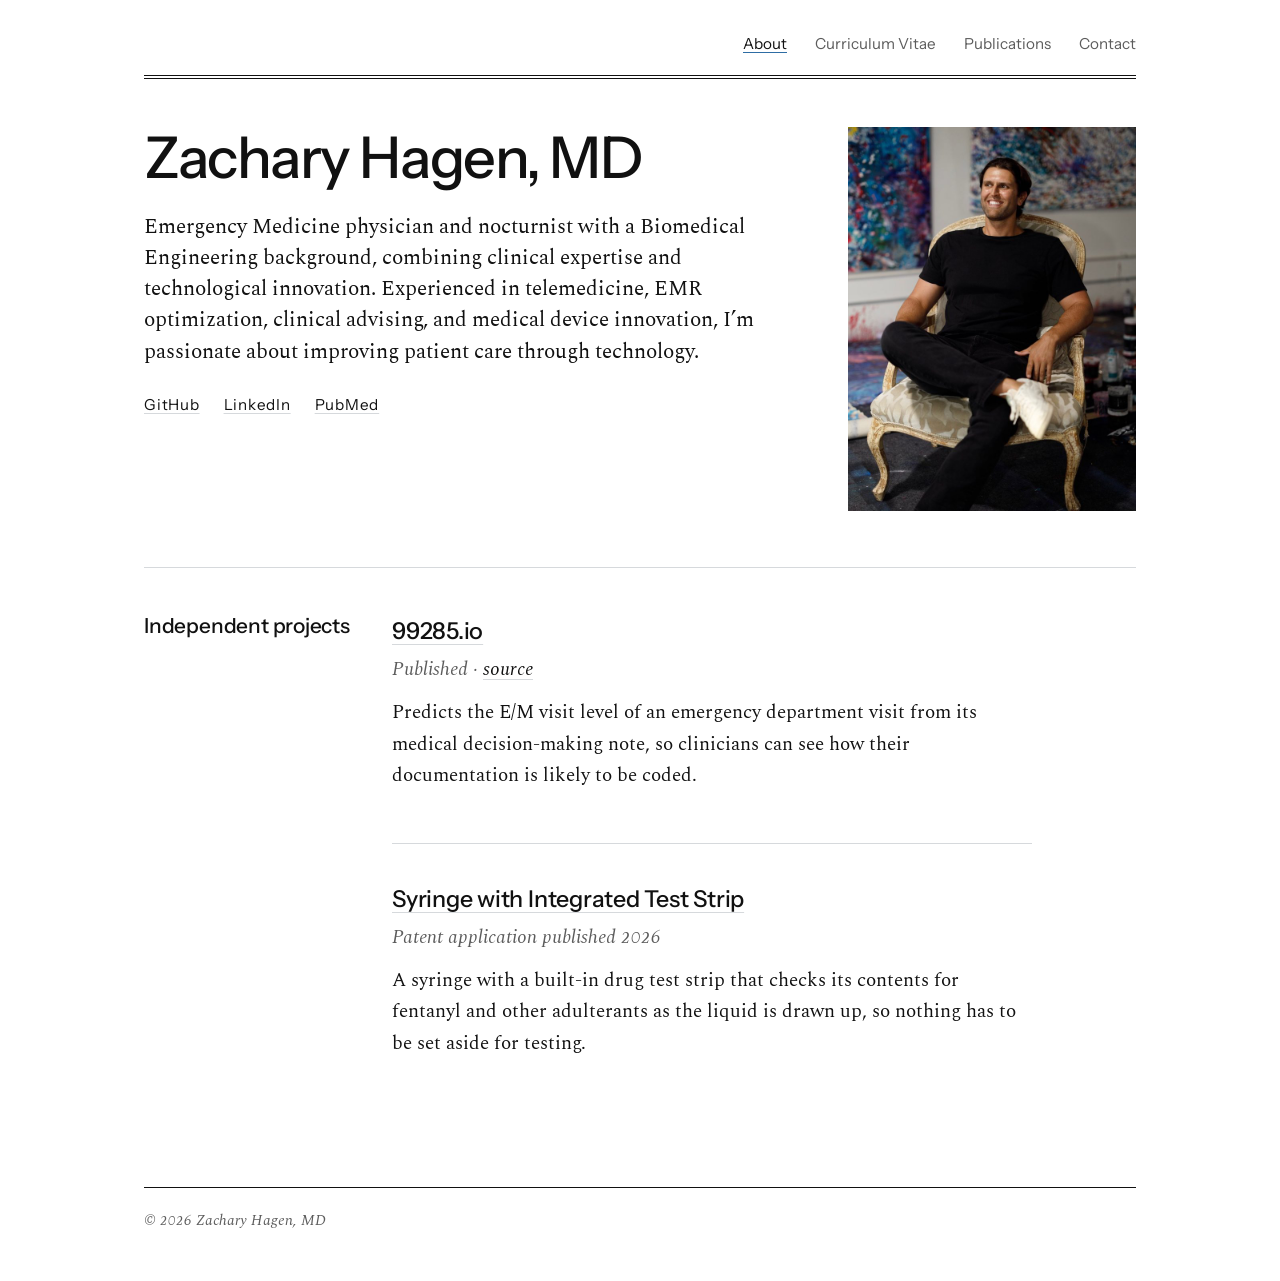
<file: index.html>
<!doctype html>
<html lang="en">
<head>
<meta charset="utf-8">
<meta name="color-scheme" content="light only">
<meta name="viewport" content="width=device-width, initial-scale=1, viewport-fit=cover">
<title>Zachary Hagen, MD</title>
<meta name="description" content="Zachary Hagen, MD. Emergency physician and clinical advisor in healthtech.">
<link rel="preconnect" href="https://fonts.googleapis.com">
<link rel="preconnect" href="https://fonts.gstatic.com" crossorigin>
<link href="https://fonts.googleapis.com/css2?family=Instrument+Sans:wght@400;500;600&family=Spectral:ital,wght@0,400;0,500;0,600;1,400&display=swap" rel="stylesheet">
<style>
:root {
  --paper: #ffffff;
  --plate: #ffffff;
  --ink: #111111;
  --muted: #5c5c5c;
  --hair: #d6d9dc;
  --tint: #e8f2fb;     /* pale blue: map land */
  --sky: #5fa0d8;      /* light blue: hatching */
  --accent: #2e6da4;   /* blue: figure numbers, markers, hover */
  color-scheme: light;
}
* { box-sizing: border-box; }
html { scroll-padding-top: env(safe-area-inset-top, 0px); }
body {
  margin: 0; background: var(--paper); color: var(--ink);
  font: 400 1.1875rem/1.65 Spectral, Georgia, "Times New Roman", serif;
  font-feature-settings: "onum" 1, "kern" 1;
  padding: env(safe-area-inset-top, 0px) 1.25rem env(safe-area-inset-bottom, 0px);
}
.page { max-width: 62rem; margin: 0 auto; }
a { color: var(--ink); text-decoration-color: var(--hair); text-underline-offset: 0.2em; text-decoration-thickness: 1px; }
a:hover { color: var(--accent); text-decoration-color: currentColor; }
a:focus-visible { outline: 1.5px solid var(--accent); outline-offset: 3px; }
h1, h2, h3 { font-family: "Instrument Sans", "Helvetica Neue", Arial, sans-serif; font-weight: 500; margin: 0; letter-spacing: -0.01em; }
p { margin: 0 0 1rem; }
.sc { font-variant: small-caps; letter-spacing: 0.04em; }

/* Masthead */
.site { display: flex; flex-wrap: wrap; justify-content: space-between; align-items: baseline; gap: 0.5rem 2rem;
  padding: 1.75rem 0 1rem; border-bottom: 1px solid var(--ink); }
.site-name { text-decoration: none; font-size: 1.1rem; font-family: "Instrument Sans", "Helvetica Neue", Arial, sans-serif; font-weight: 500; }
.site nav { margin-left: auto; }
.site nav ul { display: flex; gap: 0 1.75rem; margin: 0; padding: 0; list-style: none; }
.site nav a { text-decoration: none; color: var(--muted); font-family: "Instrument Sans", "Helvetica Neue", Arial, sans-serif; font-size: 0.95rem; }
.site nav a:hover, .site nav a[aria-current="page"] { color: var(--ink); }
.site nav a[aria-current="page"] { text-decoration: underline; text-decoration-color: var(--accent); }
.subrule { height: 3px; border-bottom: 1px solid var(--ink); margin-bottom: 3rem; }

/* Plate: a framed figure */
.plate { background: var(--plate); }
.plate-inner { position: relative; }
.plate-no { position: absolute; top: 0.5rem; right: 0.75rem; font-variant: small-caps; letter-spacing: 0.05em; color: var(--muted); font-size: 0.95rem; }
.plate-art { display: block; width: 100%; height: auto; color: var(--ink); }
.plate-art .ring { stroke: var(--plate); }
figcaption { font-size: 0.98rem; line-height: 1.45; color: var(--muted); margin-top: 0.75rem; font-style: italic; }
figcaption b { font-style: normal; font-weight: 500; color: var(--accent); }
figure { margin: 0; }

/* Home */
.hero { display: grid; grid-template-columns: 1fr min(18rem, 32%); gap: 3.5rem; align-items: start; padding-bottom: 3.5rem; }
.hero h1 { margin-bottom: 1.5rem; font-size: clamp(2.4rem, 5.5vw, 3.6rem); line-height: 1.05; letter-spacing: -0.025em; font-weight: 500; }
.hero .title { font-style: italic; color: var(--muted); font-size: 1.3rem; margin: 0.75rem 0 1.75rem; }
.hero .lede { font-size: 1.3rem; line-height: 1.5; }
.links { display: flex; flex-wrap: wrap; gap: 0.25rem 1.5rem; padding: 0; margin: 1.5rem 0 0; list-style: none; font-family: "Instrument Sans", "Helvetica Neue", Arial, sans-serif; font-size: 0.95rem; letter-spacing: 0.05em; }
.portrait { justify-self: end; width: 100%; max-width: 20rem; }
.portrait img { width: 100%; aspect-ratio: 3/4; display: block; object-fit: cover; color: transparent; object-position: center top; }
.portrait figcaption { margin-top: 0.6rem; }

.section { display: grid; grid-template-columns: 13rem 1fr; gap: 2.5rem; padding: 2.75rem 0; border-top: 1px solid var(--hair); }
.section > h2 { font-size: 1.3rem; line-height: 1.3; }
.section > div { max-width: 40rem; }
.interests { list-style: none; margin: 0; padding: 0; }
.interests li { padding-left: 1.6rem; position: relative; margin-bottom: 0.8rem; }
.interests li::before { content: attr(data-n); position: absolute; left: 0; color: var(--accent); font-family: "Instrument Sans", "Helvetica Neue", Arial, sans-serif; font-size: 0.9em; }

.project { padding-bottom: 2.25rem; }
.project + .project { border-top: 1px solid var(--hair); padding-top: 2.25rem; }
.project h3 { font-size: 1.45rem; }
.project .meta { color: var(--muted); font-style: italic; margin: 0.2rem 0 0.75rem; }

/* Resume */
.doc-head { display: flex; flex-wrap: wrap; justify-content: space-between; align-items: end; gap: 1rem; padding-bottom: 2.5rem; }
.doc-head h1 { font-size: clamp(2.4rem, 5vw, 3.25rem); line-height: 1.05; }
.doc-head p { font-style: italic; color: var(--muted); margin: 0.5rem 0 0; }
.button { font-family: "Instrument Sans", "Helvetica Neue", Arial, sans-serif; font-size: 0.95rem; font-weight: 500; border: 1px solid var(--ink); padding: 0.45rem 1rem 0.55rem; text-decoration: none; background: var(--plate); }
.button:hover { background: var(--ink); color: var(--paper); }
.entry { display: grid; grid-template-columns: 1fr auto; gap: 0 1.25rem; margin-bottom: 1.4rem; }
.entry h3 { font-size: 1.1rem; font-weight: 600; }
.entry .role { font-style: italic; color: var(--muted); }
.entry .when { color: var(--muted); white-space: nowrap; font-feature-settings: "lnum" 1; font-size: 1.05rem; }
.entry p { grid-column: 1 / -1; margin: 0.25rem 0 0; }
.plain { margin: 0; padding-left: 1.1rem; }
.plain li { margin-bottom: 0.5rem; }
.map-plate { margin-bottom: 3rem; }
.entry { margin-bottom: 1rem; }
.sub { font-size: 1rem; font-weight: 600; margin: 1.25rem 0 0.5rem; }
.states { columns: 2; column-gap: 2rem; list-style: none; margin: 0; padding: 0; max-width: 24rem; }
.press-head { font-size: 1.6rem; margin: 3rem 0 1.5rem; padding-top: 2.5rem; border-top: 1px solid var(--hair); }
.arrow { text-decoration: none; font-style: normal; margin-left: 0.4rem; }
.arrow:hover { color: var(--accent); }
.note { font-style: italic; color: var(--muted); font-size: 1rem; margin: 0.6rem 0 0; }
.states li { margin-bottom: 0.25rem; break-inside: avoid; }
.patent { display: grid; grid-template-columns: 1fr; gap: 2rem; align-items: start; }
.patent-fig { display: block; width: 100%; height: auto; mix-blend-mode: multiply; }


/* Publications */
.pubs { display: grid; grid-template-columns: repeat(auto-fill, minmax(13.5rem, 1fr)); gap: 2.5rem 2rem; }
.pub .plate { padding: 0.4rem; display: block; text-decoration: none; }
.pub .sheet { position: relative; aspect-ratio: 8.5/11; border: 1px solid var(--hair); background: #fff; overflow: hidden; }
.pub .sheet img { position: absolute; inset: 0; width: 100%; height: 100%; object-fit: cover; object-position: top; }
.pub .ph { position: absolute; inset: 0; padding: 1rem; display: flex; flex-direction: column; justify-content: space-between; background: var(--plate); color: var(--muted); font-size: 0.95rem; line-height: 1.3; }
.pub .ph i { color: var(--ink); font-size: 1.05rem; }
a.plate:hover { outline: 1px solid var(--accent); }
.pub figcaption { font-style: normal; color: var(--ink); font-size: 1.05rem; }
.pub figcaption .venue { display: block; font-style: italic; color: var(--muted); font-size: 0.95rem; margin-top: 0.2rem; }
.pub figcaption .authors { display: block; color: var(--muted); font-size: 0.92rem; margin-top: 0.25rem; }
.pub .pl { display: flex; gap: 1rem; margin-top: 0.4rem; font-family: "Instrument Sans", "Helvetica Neue", Arial, sans-serif; font-size: 0.9rem; }

/* Contact */
.contact-form { display: grid; gap: 1.25rem; max-width: 34rem; }
.contact-form label { display: grid; gap: 0.35rem; font-family: "Instrument Sans", "Helvetica Neue", Arial, sans-serif; font-size: 0.95rem; font-weight: 500; }
.contact-form input, .contact-form textarea {
  font: 400 1.0625rem/1.5 Spectral, Georgia, serif; color: var(--ink); background: #fff;
  border: 1px solid var(--hair); border-radius: 2px; padding: 0.6rem 0.75rem; width: 100%; }
.contact-form textarea { min-height: 10rem; resize: vertical; }
.contact-form input:focus, .contact-form textarea:focus { outline: 2px solid var(--sky); outline-offset: 0; border-color: var(--accent); }
.contact-form .hp { position: absolute; left: -9999px; }
.contact-form button { justify-self: start; cursor: pointer; }
.form-status { font-style: italic; color: var(--muted); min-height: 1.6em; margin: 0; }
.form-status.ok { color: var(--accent); }
@media (max-width: 480px) { .hero { grid-template-columns: 1fr; } .portrait { justify-self: start; max-width: 14rem; } }
.publist { display: grid; }
.pubrow { display: grid; grid-template-columns: 5.5rem 1fr; gap: 1.5rem; align-items: start; padding: 1.5rem 0; border-top: 1px solid var(--hair); }
.publist .pubrow:first-child { border-top: 0; padding-top: 0; }
.mark { position: relative; width: 5.5rem; aspect-ratio: 3/4; background: var(--tint); overflow: hidden; }
.mark span { position: absolute; inset: 0; display: flex; align-items: center; justify-content: center; text-align: center; padding: 0.4rem;
  font: 600 0.8rem/1.2 "Instrument Sans", "Helvetica Neue", Arial, sans-serif; color: var(--accent); }
.mark img { position: absolute; inset: 0; width: 100%; height: 100%; object-fit: contain; background: #fff; }
.mark img.cover { object-fit: contain; }
.pubrow h3 { font-size: 1.15rem; line-height: 1.35; }
.pubrow .venue { font-style: italic; color: var(--muted); margin: 0.3rem 0 0; }
.pubrow .authors { color: var(--muted); font-size: 0.98rem; margin: 0.15rem 0 0; }
.pubrow .pl { display: flex; gap: 1.25rem; margin: 0.5rem 0 0; font-family: "Instrument Sans", "Helvetica Neue", Arial, sans-serif; font-size: 0.9rem; }
@media (max-width: 480px) { .pubrow { grid-template-columns: 4rem 1fr; gap: 1rem; } .mark { width: 4rem; } }
footer { border-top: 1px solid var(--ink); margin-top: 2rem; padding: 1.25rem 0 3rem; color: var(--muted); font-size: 0.95rem; display: flex; justify-content: space-between; flex-wrap: wrap; gap: 0.5rem; font-style: italic; }

@media (max-width: 760px) {
  .section, .project { grid-template-columns: 1fr; gap: 1.75rem; }
  .hero { gap: 1.5rem; }
  .section { gap: 1rem; }
  .project .plate { max-width: 20rem; }
}
</style>
</head>
<body>
<div class="page">
<header class="site">
  <nav aria-label="Site"><ul><li><a href="index.html" aria-current="page">About</a></li><li><a href="cv.html">Curriculum Vitae</a></li><li><a href="publications.html">Publications</a></li><li><a href="contact.html">Contact</a></li></ul></nav>
</header>
<div class="subrule"></div>
<main>
<section class="hero">
  <div>
    <h1>Zachary Hagen, MD</h1>
    <p class="lede">Emergency Medicine physician and nocturnist with a Biomedical Engineering background, combining clinical expertise and technological innovation. Experienced in telemedicine, EMR optimization, clinical advising, and medical device innovation, I’m passionate about improving patient care through technology.</p>
    <ul class="links">
      <!-- TODO: replace hrefs -->
      <li><a href="https://github.com/hagenmd">GitHub</a></li>
      <li><a href="https://www.linkedin.com/in/zachhagen">LinkedIn</a></li>
      <li><a href="https://www.ncbi.nlm.nih.gov/myncbi/zach.hagen.1/bibliography/public/">PubMed</a></li>
    </ul>

  </div>

  <figure class="portrait">
    <img src="[data-uri]" alt="Zachary Hagen seated in an armchair in an art studio">
  </figure>
</section>

<section class="section">
  <h2>Independent projects</h2>
  <div>
    <article class="project">
      <div>
        <h3><a href="https://www.99285.io">99285.io</a></h3>
        <p class="meta">Published · <a href="https://github.com/hagenmd/99285.io">source</a></p>
        <p>Predicts the E/M visit level of an emergency department visit from its medical decision-making note, so clinicians can see how their documentation is likely to be coded.</p>
      </div>
    </article>
    <article class="project">
      <div>
        <h3><a href="https://patents.google.com/patent/US20260047786A1/en">Syringe with Integrated Test Strip</a></h3>
        <p class="meta">Patent application published 2026</p>
        <p>A syringe with a built-in drug test strip that checks its contents for fentanyl and other adulterants as the liquid is drawn up, so nothing has to be set aside for testing.</p>
      </div>
    </article>
  </div>
</section>
</main>
<footer><span>© 2026 Zachary Hagen, MD</span></footer>
</div>
</body>
</html>
</file>
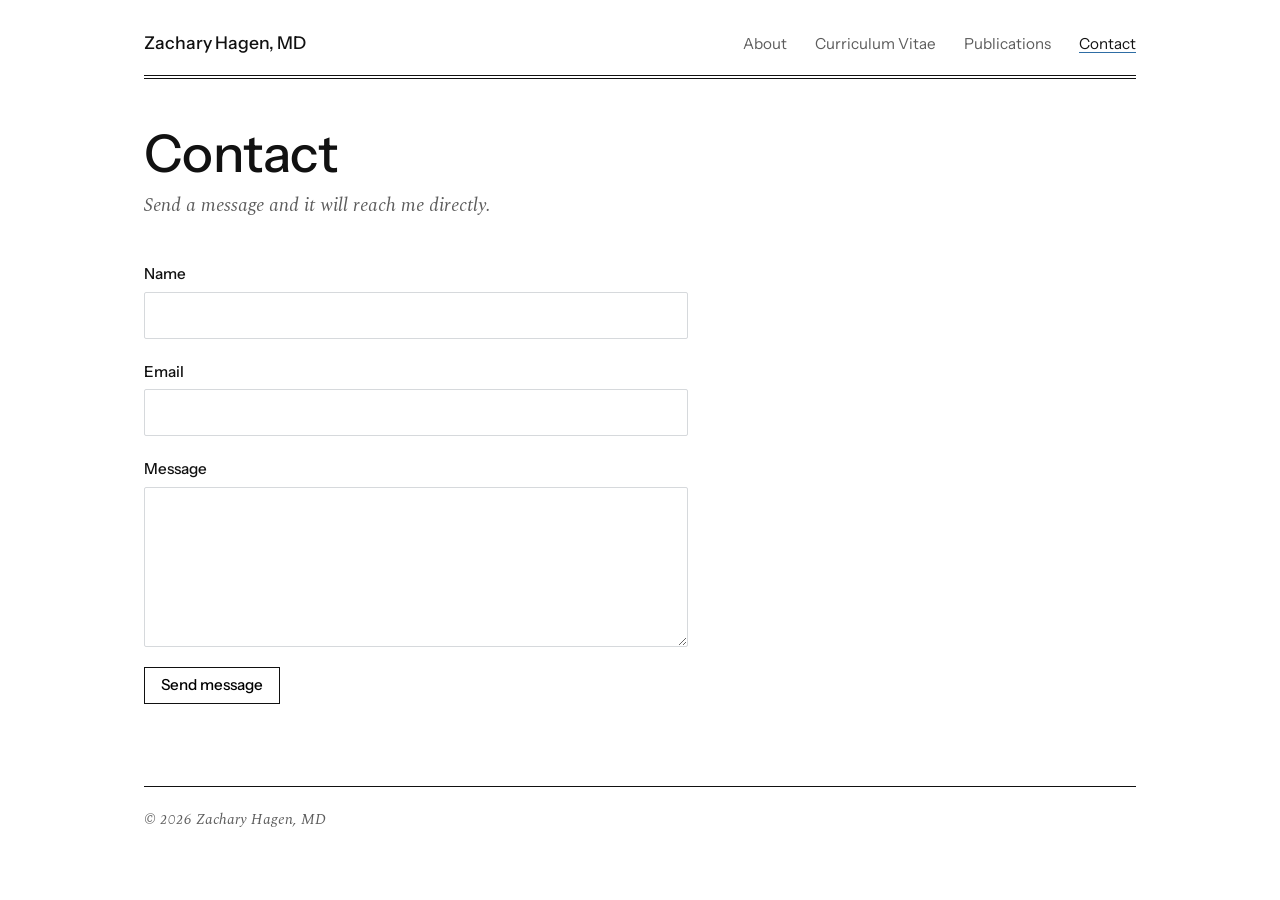
<file: contact.html>
<!doctype html>
<html lang="en">
<head>
<meta charset="utf-8">
<meta name="color-scheme" content="light only">
<meta name="viewport" content="width=device-width, initial-scale=1, viewport-fit=cover">
<title>Contact · Zachary Hagen, MD</title>
<meta name="description" content="Zachary Hagen, MD. Emergency physician and clinical advisor in healthtech.">
<link rel="preconnect" href="https://fonts.googleapis.com">
<link rel="preconnect" href="https://fonts.gstatic.com" crossorigin>
<link href="https://fonts.googleapis.com/css2?family=Instrument+Sans:wght@400;500;600&family=Spectral:ital,wght@0,400;0,500;0,600;1,400&display=swap" rel="stylesheet">
<style>
:root {
  --paper: #ffffff;
  --plate: #ffffff;
  --ink: #111111;
  --muted: #5c5c5c;
  --hair: #d6d9dc;
  --tint: #e8f2fb;     /* pale blue: map land */
  --sky: #5fa0d8;      /* light blue: hatching */
  --accent: #2e6da4;   /* blue: figure numbers, markers, hover */
  color-scheme: light;
}
* { box-sizing: border-box; }
html { scroll-padding-top: env(safe-area-inset-top, 0px); }
body {
  margin: 0; background: var(--paper); color: var(--ink);
  font: 400 1.1875rem/1.65 Spectral, Georgia, "Times New Roman", serif;
  font-feature-settings: "onum" 1, "kern" 1;
  padding: env(safe-area-inset-top, 0px) 1.25rem env(safe-area-inset-bottom, 0px);
}
.page { max-width: 62rem; margin: 0 auto; }
a { color: var(--ink); text-decoration-color: var(--hair); text-underline-offset: 0.2em; text-decoration-thickness: 1px; }
a:hover { color: var(--accent); text-decoration-color: currentColor; }
a:focus-visible { outline: 1.5px solid var(--accent); outline-offset: 3px; }
h1, h2, h3 { font-family: "Instrument Sans", "Helvetica Neue", Arial, sans-serif; font-weight: 500; margin: 0; letter-spacing: -0.01em; }
p { margin: 0 0 1rem; }
.sc { font-variant: small-caps; letter-spacing: 0.04em; }

/* Masthead */
.site { display: flex; flex-wrap: wrap; justify-content: space-between; align-items: baseline; gap: 0.5rem 2rem;
  padding: 1.75rem 0 1rem; border-bottom: 1px solid var(--ink); }
.site-name { text-decoration: none; font-size: 1.1rem; font-family: "Instrument Sans", "Helvetica Neue", Arial, sans-serif; font-weight: 500; }
.site nav { margin-left: auto; }
.site nav ul { display: flex; gap: 0 1.75rem; margin: 0; padding: 0; list-style: none; }
.site nav a { text-decoration: none; color: var(--muted); font-family: "Instrument Sans", "Helvetica Neue", Arial, sans-serif; font-size: 0.95rem; }
.site nav a:hover, .site nav a[aria-current="page"] { color: var(--ink); }
.site nav a[aria-current="page"] { text-decoration: underline; text-decoration-color: var(--accent); }
.subrule { height: 3px; border-bottom: 1px solid var(--ink); margin-bottom: 3rem; }

/* Plate: a framed figure */
.plate { background: var(--plate); }
.plate-inner { position: relative; }
.plate-no { position: absolute; top: 0.5rem; right: 0.75rem; font-variant: small-caps; letter-spacing: 0.05em; color: var(--muted); font-size: 0.95rem; }
.plate-art { display: block; width: 100%; height: auto; color: var(--ink); }
.plate-art .ring { stroke: var(--plate); }
figcaption { font-size: 0.98rem; line-height: 1.45; color: var(--muted); margin-top: 0.75rem; font-style: italic; }
figcaption b { font-style: normal; font-weight: 500; color: var(--accent); }
figure { margin: 0; }

/* Home */
.hero { display: grid; grid-template-columns: 1fr min(18rem, 32%); gap: 3.5rem; align-items: start; padding-bottom: 3.5rem; }
.hero h1 { margin-bottom: 1.5rem; font-size: clamp(2.4rem, 5.5vw, 3.6rem); line-height: 1.05; letter-spacing: -0.025em; font-weight: 500; }
.hero .title { font-style: italic; color: var(--muted); font-size: 1.3rem; margin: 0.75rem 0 1.75rem; }
.hero .lede { font-size: 1.3rem; line-height: 1.5; }
.links { display: flex; flex-wrap: wrap; gap: 0.25rem 1.5rem; padding: 0; margin: 1.5rem 0 0; list-style: none; font-family: "Instrument Sans", "Helvetica Neue", Arial, sans-serif; font-size: 0.95rem; letter-spacing: 0.05em; }
.portrait { justify-self: end; width: 100%; max-width: 20rem; }
.portrait img { width: 100%; aspect-ratio: 3/4; display: block; object-fit: cover; color: transparent; object-position: center top; }
.portrait figcaption { margin-top: 0.6rem; }

.section { display: grid; grid-template-columns: 13rem 1fr; gap: 2.5rem; padding: 2.75rem 0; border-top: 1px solid var(--hair); }
.section > h2 { font-size: 1.3rem; line-height: 1.3; }
.section > div { max-width: 40rem; }
.interests { list-style: none; margin: 0; padding: 0; }
.interests li { padding-left: 1.6rem; position: relative; margin-bottom: 0.8rem; }
.interests li::before { content: attr(data-n); position: absolute; left: 0; color: var(--accent); font-family: "Instrument Sans", "Helvetica Neue", Arial, sans-serif; font-size: 0.9em; }

.project { padding-bottom: 2.25rem; }
.project + .project { border-top: 1px solid var(--hair); padding-top: 2.25rem; }
.project h3 { font-size: 1.45rem; }
.project .meta { color: var(--muted); font-style: italic; margin: 0.2rem 0 0.75rem; }

/* Resume */
.doc-head { display: flex; flex-wrap: wrap; justify-content: space-between; align-items: end; gap: 1rem; padding-bottom: 2.5rem; }
.doc-head h1 { font-size: clamp(2.4rem, 5vw, 3.25rem); line-height: 1.05; }
.doc-head p { font-style: italic; color: var(--muted); margin: 0.5rem 0 0; }
.button { font-family: "Instrument Sans", "Helvetica Neue", Arial, sans-serif; font-size: 0.95rem; font-weight: 500; border: 1px solid var(--ink); padding: 0.45rem 1rem 0.55rem; text-decoration: none; background: var(--plate); }
.button:hover { background: var(--ink); color: var(--paper); }
.entry { display: grid; grid-template-columns: 1fr auto; gap: 0 1.25rem; margin-bottom: 1.4rem; }
.entry h3 { font-size: 1.1rem; font-weight: 600; }
.entry .role { font-style: italic; color: var(--muted); }
.entry .when { color: var(--muted); white-space: nowrap; font-feature-settings: "lnum" 1; font-size: 1.05rem; }
.entry p { grid-column: 1 / -1; margin: 0.25rem 0 0; }
.plain { margin: 0; padding-left: 1.1rem; }
.plain li { margin-bottom: 0.5rem; }
.map-plate { margin-bottom: 3rem; }
.entry { margin-bottom: 1rem; }
.sub { font-size: 1rem; font-weight: 600; margin: 1.25rem 0 0.5rem; }
.states { columns: 2; column-gap: 2rem; list-style: none; margin: 0; padding: 0; max-width: 24rem; }
.press-head { font-size: 1.6rem; margin: 3rem 0 1.5rem; padding-top: 2.5rem; border-top: 1px solid var(--hair); }
.arrow { text-decoration: none; font-style: normal; margin-left: 0.4rem; }
.arrow:hover { color: var(--accent); }
.note { font-style: italic; color: var(--muted); font-size: 1rem; margin: 0.6rem 0 0; }
.states li { margin-bottom: 0.25rem; break-inside: avoid; }
.patent { display: grid; grid-template-columns: 1fr; gap: 2rem; align-items: start; }
.patent-fig { display: block; width: 100%; height: auto; mix-blend-mode: multiply; }


/* Publications */
.pubs { display: grid; grid-template-columns: repeat(auto-fill, minmax(13.5rem, 1fr)); gap: 2.5rem 2rem; }
.pub .plate { padding: 0.4rem; display: block; text-decoration: none; }
.pub .sheet { position: relative; aspect-ratio: 8.5/11; border: 1px solid var(--hair); background: #fff; overflow: hidden; }
.pub .sheet img { position: absolute; inset: 0; width: 100%; height: 100%; object-fit: cover; object-position: top; }
.pub .ph { position: absolute; inset: 0; padding: 1rem; display: flex; flex-direction: column; justify-content: space-between; background: var(--plate); color: var(--muted); font-size: 0.95rem; line-height: 1.3; }
.pub .ph i { color: var(--ink); font-size: 1.05rem; }
a.plate:hover { outline: 1px solid var(--accent); }
.pub figcaption { font-style: normal; color: var(--ink); font-size: 1.05rem; }
.pub figcaption .venue { display: block; font-style: italic; color: var(--muted); font-size: 0.95rem; margin-top: 0.2rem; }
.pub figcaption .authors { display: block; color: var(--muted); font-size: 0.92rem; margin-top: 0.25rem; }
.pub .pl { display: flex; gap: 1rem; margin-top: 0.4rem; font-family: "Instrument Sans", "Helvetica Neue", Arial, sans-serif; font-size: 0.9rem; }

/* Contact */
.contact-form { display: grid; gap: 1.25rem; max-width: 34rem; }
.contact-form label { display: grid; gap: 0.35rem; font-family: "Instrument Sans", "Helvetica Neue", Arial, sans-serif; font-size: 0.95rem; font-weight: 500; }
.contact-form input, .contact-form textarea {
  font: 400 1.0625rem/1.5 Spectral, Georgia, serif; color: var(--ink); background: #fff;
  border: 1px solid var(--hair); border-radius: 2px; padding: 0.6rem 0.75rem; width: 100%; }
.contact-form textarea { min-height: 10rem; resize: vertical; }
.contact-form input:focus, .contact-form textarea:focus { outline: 2px solid var(--sky); outline-offset: 0; border-color: var(--accent); }
.contact-form .hp { position: absolute; left: -9999px; }
.contact-form button { justify-self: start; cursor: pointer; }
.form-status { font-style: italic; color: var(--muted); min-height: 1.6em; margin: 0; }
.form-status.ok { color: var(--accent); }
@media (max-width: 480px) { .hero { grid-template-columns: 1fr; } .portrait { justify-self: start; max-width: 14rem; } }
.publist { display: grid; }
.pubrow { display: grid; grid-template-columns: 5.5rem 1fr; gap: 1.5rem; align-items: start; padding: 1.5rem 0; border-top: 1px solid var(--hair); }
.publist .pubrow:first-child { border-top: 0; padding-top: 0; }
.mark { position: relative; width: 5.5rem; aspect-ratio: 3/4; background: var(--tint); overflow: hidden; }
.mark span { position: absolute; inset: 0; display: flex; align-items: center; justify-content: center; text-align: center; padding: 0.4rem;
  font: 600 0.8rem/1.2 "Instrument Sans", "Helvetica Neue", Arial, sans-serif; color: var(--accent); }
.mark img { position: absolute; inset: 0; width: 100%; height: 100%; object-fit: contain; background: #fff; }
.mark img.cover { object-fit: contain; }
.pubrow h3 { font-size: 1.15rem; line-height: 1.35; }
.pubrow .venue { font-style: italic; color: var(--muted); margin: 0.3rem 0 0; }
.pubrow .authors { color: var(--muted); font-size: 0.98rem; margin: 0.15rem 0 0; }
.pubrow .pl { display: flex; gap: 1.25rem; margin: 0.5rem 0 0; font-family: "Instrument Sans", "Helvetica Neue", Arial, sans-serif; font-size: 0.9rem; }
@media (max-width: 480px) { .pubrow { grid-template-columns: 4rem 1fr; gap: 1rem; } .mark { width: 4rem; } }
footer { border-top: 1px solid var(--ink); margin-top: 2rem; padding: 1.25rem 0 3rem; color: var(--muted); font-size: 0.95rem; display: flex; justify-content: space-between; flex-wrap: wrap; gap: 0.5rem; font-style: italic; }

@media (max-width: 760px) {
  .section, .project { grid-template-columns: 1fr; gap: 1.75rem; }
  .hero { gap: 1.5rem; }
  .section { gap: 1rem; }
  .project .plate { max-width: 20rem; }
}
</style>
</head>
<body>
<div class="page">
<header class="site">
  <a class="site-name" href="index.html">Zachary Hagen, MD</a>
  <nav aria-label="Site"><ul><li><a href="index.html">About</a></li><li><a href="cv.html">Curriculum Vitae</a></li><li><a href="publications.html">Publications</a></li><li><a href="contact.html" aria-current="page">Contact</a></li></ul></nav>
</header>
<div class="subrule"></div>
<main>
<div class="doc-head"><div><h1>Contact</h1><p>Send a message and it will reach me directly.</p></div></div>
<form class="contact-form" id="contact" action="https://formspree.io/f/mbggaoka" method="POST">
  <label>Name<input type="text" name="name" autocomplete="name" required></label>
  <label>Email<input type="email" name="email" autocomplete="email" required></label>
  <label>Message<textarea name="message" required></textarea></label>
  <input class="hp" type="text" name="_gotcha" tabindex="-1" autocomplete="off" aria-hidden="true">
  <button class="button" type="submit">Send message</button>
  <p class="form-status" role="status" aria-live="polite"></p>
</form>
<script>
(() => {
  const form = document.getElementById("contact");
  const status = form.querySelector(".form-status");
  const btn = form.querySelector("button");
  form.addEventListener("submit", async (e) => {
    e.preventDefault();
    btn.disabled = true; status.className = "form-status"; status.textContent = "Sending…";
    try {
      const r = await fetch(form.action, { method: "POST", body: new FormData(form), headers: { Accept: "application/json" } });
      if (!r.ok) throw new Error();
      form.reset(); status.className = "form-status ok"; status.textContent = "Thank you. Your message has been sent.";
    } catch {
      status.textContent = "Something went wrong. Please try again in a moment.";
    } finally { btn.disabled = false; }
  });
})();
</script>
</main>
<footer><span>© 2026 Zachary Hagen, MD</span></footer>
</div>
</body>
</html>
</file>
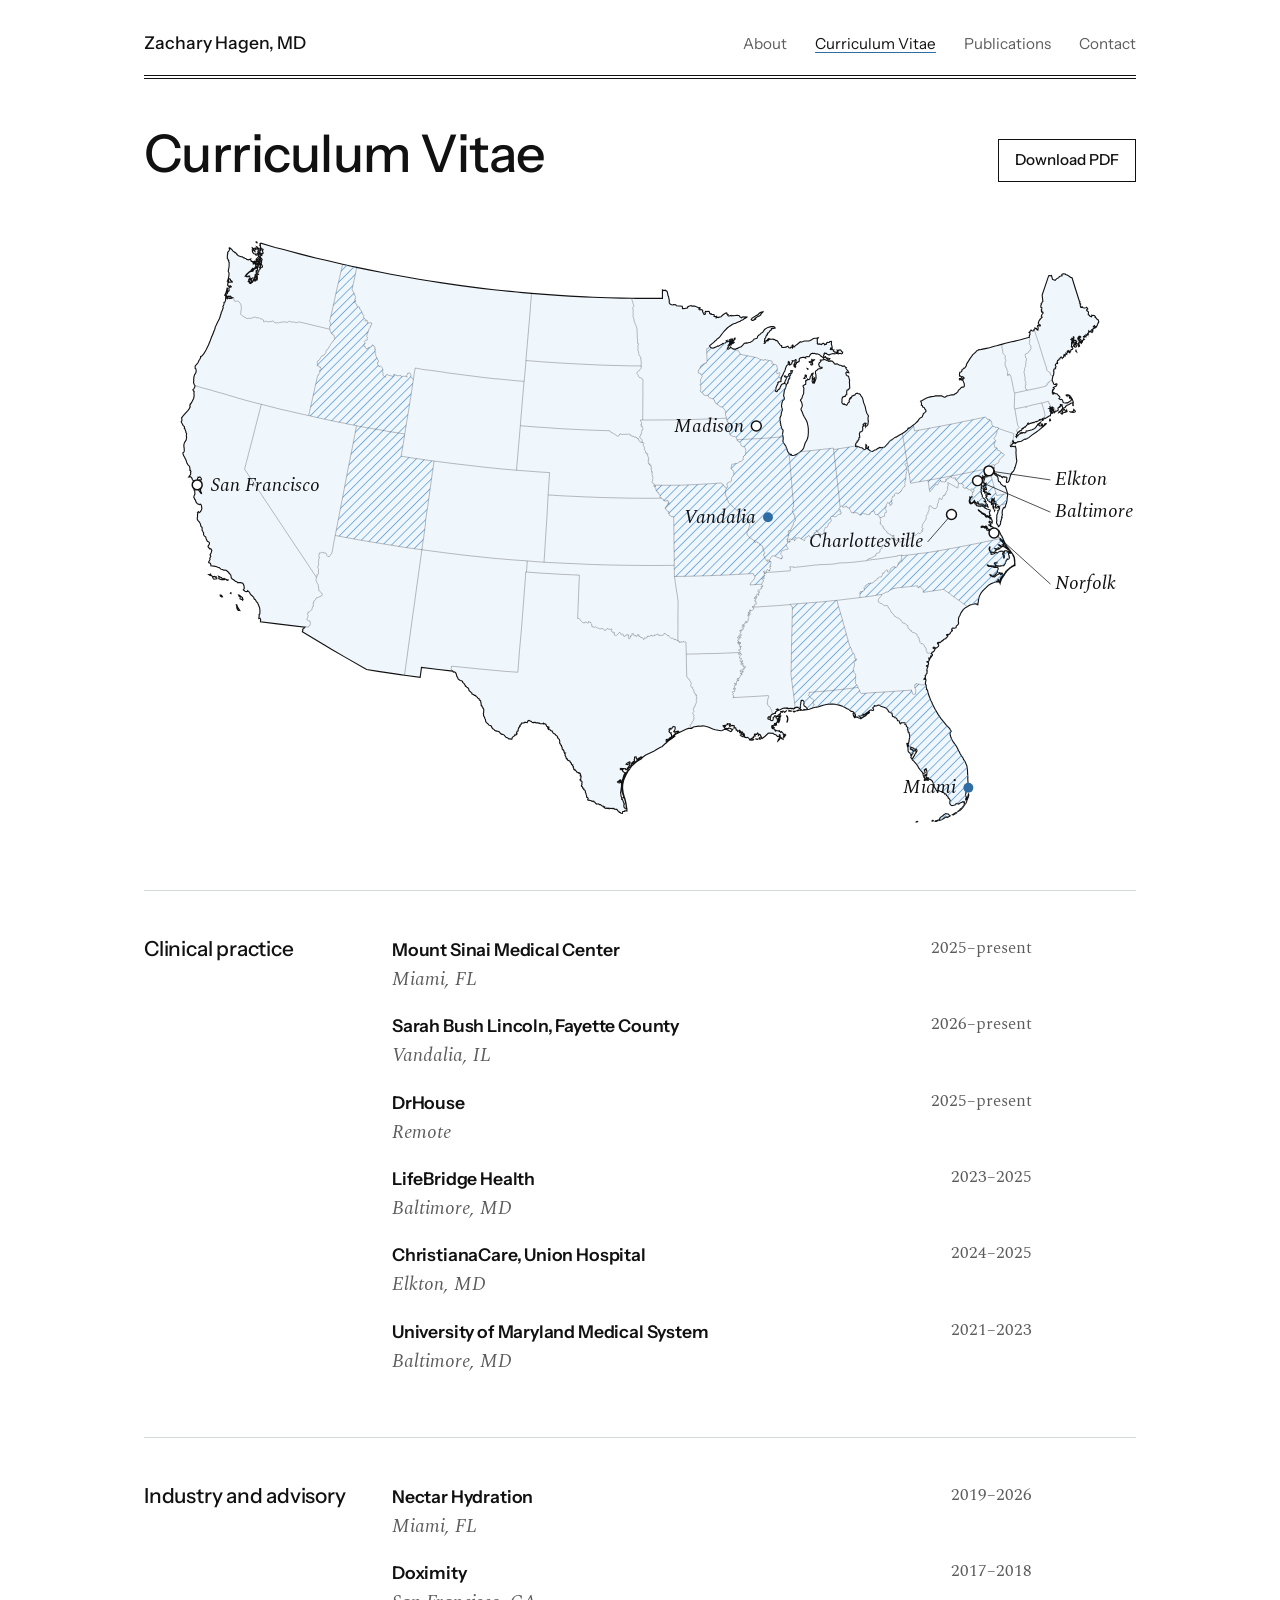
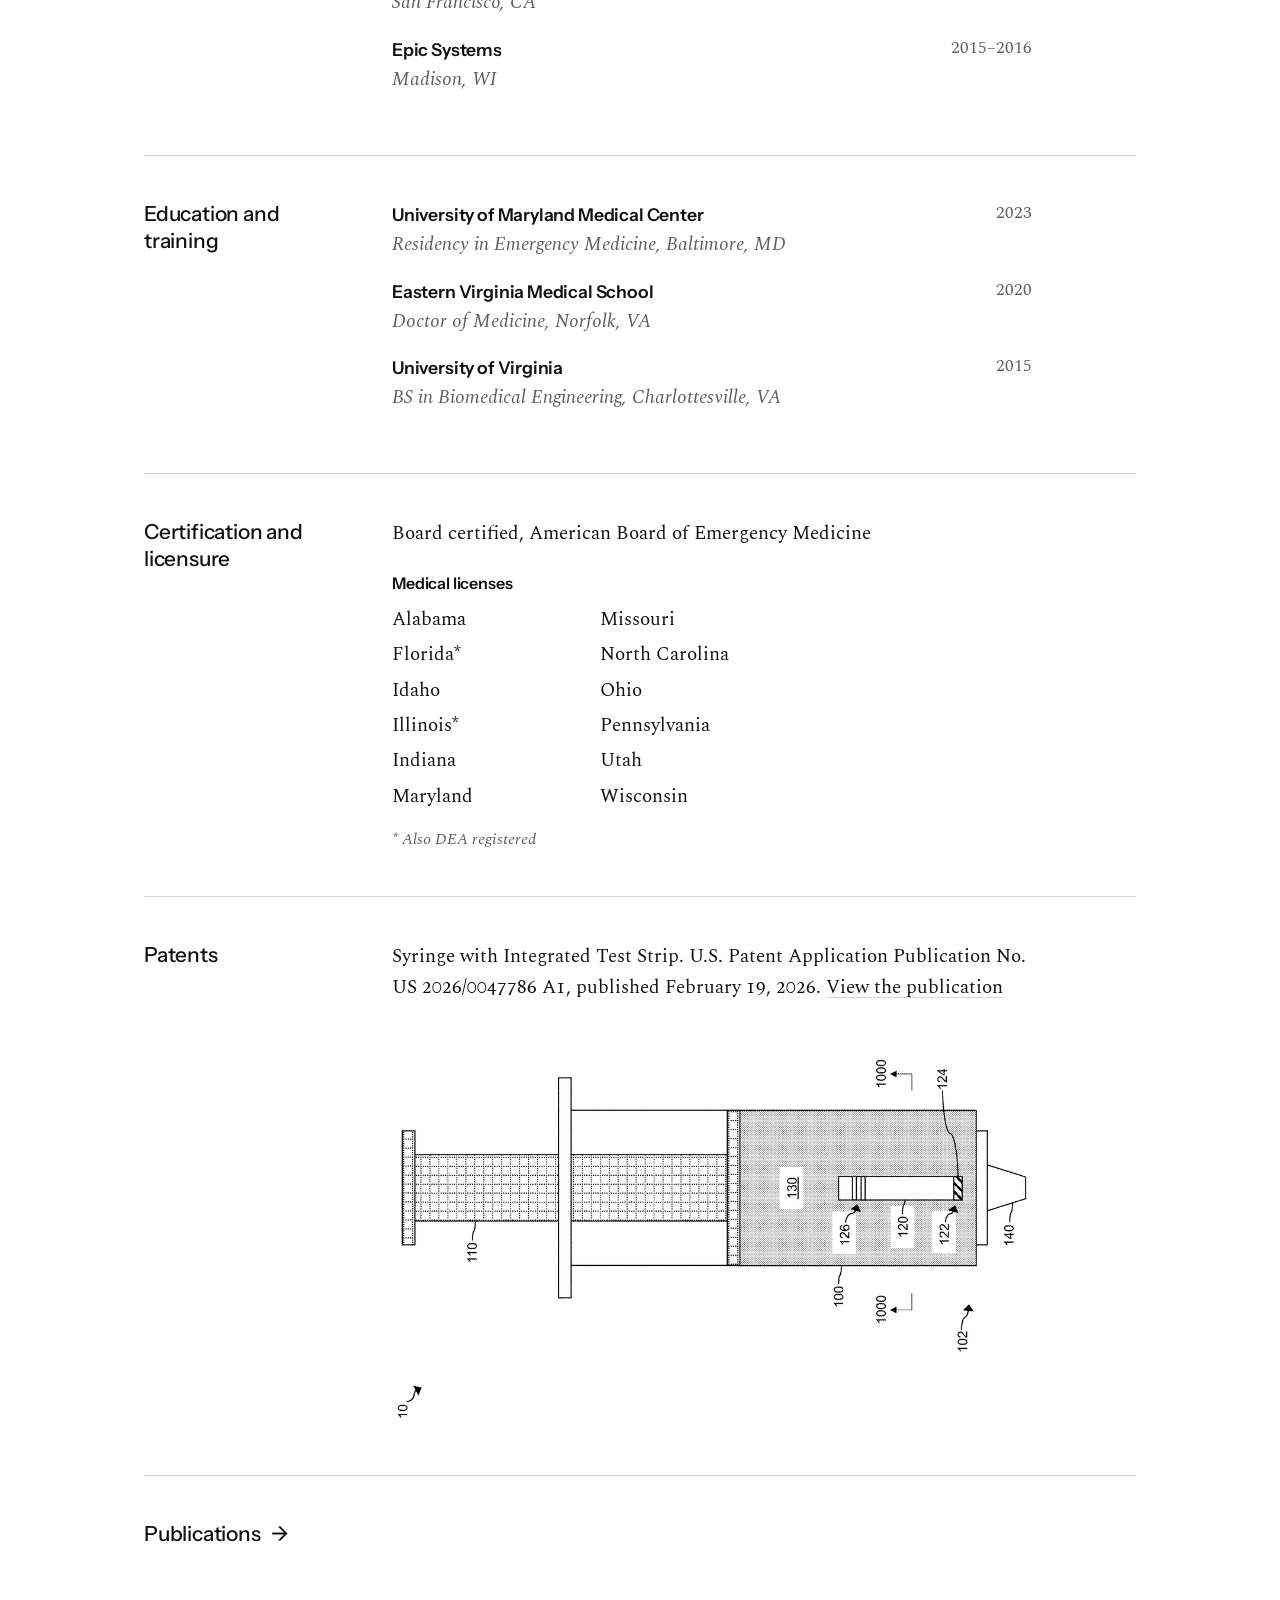
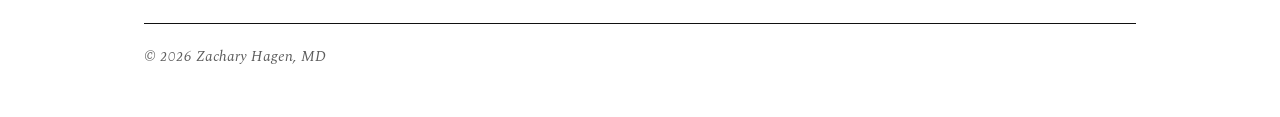
<file: cv.html>
<!doctype html>
<html lang="en">
<head>
<meta charset="utf-8">
<meta name="color-scheme" content="light only">
<meta name="viewport" content="width=device-width, initial-scale=1, viewport-fit=cover">
<title>Curriculum Vitae · Zachary Hagen, MD</title>
<meta name="description" content="Zachary Hagen, MD. Emergency physician and clinical advisor in healthtech.">
<link rel="preconnect" href="https://fonts.googleapis.com">
<link rel="preconnect" href="https://fonts.gstatic.com" crossorigin>
<link href="https://fonts.googleapis.com/css2?family=Instrument+Sans:wght@400;500;600&family=Spectral:ital,wght@0,400;0,500;0,600;1,400&display=swap" rel="stylesheet">
<style>
:root {
  --paper: #ffffff;
  --plate: #ffffff;
  --ink: #111111;
  --muted: #5c5c5c;
  --hair: #d6d9dc;
  --tint: #e8f2fb;     /* pale blue: map land */
  --sky: #5fa0d8;      /* light blue: hatching */
  --accent: #2e6da4;   /* blue: figure numbers, markers, hover */
  color-scheme: light;
}
* { box-sizing: border-box; }
html { scroll-padding-top: env(safe-area-inset-top, 0px); }
body {
  margin: 0; background: var(--paper); color: var(--ink);
  font: 400 1.1875rem/1.65 Spectral, Georgia, "Times New Roman", serif;
  font-feature-settings: "onum" 1, "kern" 1;
  padding: env(safe-area-inset-top, 0px) 1.25rem env(safe-area-inset-bottom, 0px);
}
.page { max-width: 62rem; margin: 0 auto; }
a { color: var(--ink); text-decoration-color: var(--hair); text-underline-offset: 0.2em; text-decoration-thickness: 1px; }
a:hover { color: var(--accent); text-decoration-color: currentColor; }
a:focus-visible { outline: 1.5px solid var(--accent); outline-offset: 3px; }
h1, h2, h3 { font-family: "Instrument Sans", "Helvetica Neue", Arial, sans-serif; font-weight: 500; margin: 0; letter-spacing: -0.01em; }
p { margin: 0 0 1rem; }
.sc { font-variant: small-caps; letter-spacing: 0.04em; }

/* Masthead */
.site { display: flex; flex-wrap: wrap; justify-content: space-between; align-items: baseline; gap: 0.5rem 2rem;
  padding: 1.75rem 0 1rem; border-bottom: 1px solid var(--ink); }
.site-name { text-decoration: none; font-size: 1.1rem; font-family: "Instrument Sans", "Helvetica Neue", Arial, sans-serif; font-weight: 500; }
.site nav { margin-left: auto; }
.site nav ul { display: flex; gap: 0 1.75rem; margin: 0; padding: 0; list-style: none; }
.site nav a { text-decoration: none; color: var(--muted); font-family: "Instrument Sans", "Helvetica Neue", Arial, sans-serif; font-size: 0.95rem; }
.site nav a:hover, .site nav a[aria-current="page"] { color: var(--ink); }
.site nav a[aria-current="page"] { text-decoration: underline; text-decoration-color: var(--accent); }
.subrule { height: 3px; border-bottom: 1px solid var(--ink); margin-bottom: 3rem; }

/* Plate: a framed figure */
.plate { background: var(--plate); }
.plate-inner { position: relative; }
.plate-no { position: absolute; top: 0.5rem; right: 0.75rem; font-variant: small-caps; letter-spacing: 0.05em; color: var(--muted); font-size: 0.95rem; }
.plate-art { display: block; width: 100%; height: auto; color: var(--ink); }
.plate-art .ring { stroke: var(--plate); }
figcaption { font-size: 0.98rem; line-height: 1.45; color: var(--muted); margin-top: 0.75rem; font-style: italic; }
figcaption b { font-style: normal; font-weight: 500; color: var(--accent); }
figure { margin: 0; }

/* Home */
.hero { display: grid; grid-template-columns: 1fr min(18rem, 32%); gap: 3.5rem; align-items: start; padding-bottom: 3.5rem; }
.hero h1 { margin-bottom: 1.5rem; font-size: clamp(2.4rem, 5.5vw, 3.6rem); line-height: 1.05; letter-spacing: -0.025em; font-weight: 500; }
.hero .title { font-style: italic; color: var(--muted); font-size: 1.3rem; margin: 0.75rem 0 1.75rem; }
.hero .lede { font-size: 1.3rem; line-height: 1.5; }
.links { display: flex; flex-wrap: wrap; gap: 0.25rem 1.5rem; padding: 0; margin: 1.5rem 0 0; list-style: none; font-family: "Instrument Sans", "Helvetica Neue", Arial, sans-serif; font-size: 0.95rem; letter-spacing: 0.05em; }
.portrait { justify-self: end; width: 100%; max-width: 20rem; }
.portrait img { width: 100%; aspect-ratio: 3/4; display: block; object-fit: cover; color: transparent; object-position: center top; }
.portrait figcaption { margin-top: 0.6rem; }

.section { display: grid; grid-template-columns: 13rem 1fr; gap: 2.5rem; padding: 2.75rem 0; border-top: 1px solid var(--hair); }
.section > h2 { font-size: 1.3rem; line-height: 1.3; }
.section > div { max-width: 40rem; }
.interests { list-style: none; margin: 0; padding: 0; }
.interests li { padding-left: 1.6rem; position: relative; margin-bottom: 0.8rem; }
.interests li::before { content: attr(data-n); position: absolute; left: 0; color: var(--accent); font-family: "Instrument Sans", "Helvetica Neue", Arial, sans-serif; font-size: 0.9em; }

.project { padding-bottom: 2.25rem; }
.project + .project { border-top: 1px solid var(--hair); padding-top: 2.25rem; }
.project h3 { font-size: 1.45rem; }
.project .meta { color: var(--muted); font-style: italic; margin: 0.2rem 0 0.75rem; }

/* Resume */
.doc-head { display: flex; flex-wrap: wrap; justify-content: space-between; align-items: end; gap: 1rem; padding-bottom: 2.5rem; }
.doc-head h1 { font-size: clamp(2.4rem, 5vw, 3.25rem); line-height: 1.05; }
.doc-head p { font-style: italic; color: var(--muted); margin: 0.5rem 0 0; }
.button { font-family: "Instrument Sans", "Helvetica Neue", Arial, sans-serif; font-size: 0.95rem; font-weight: 500; border: 1px solid var(--ink); padding: 0.45rem 1rem 0.55rem; text-decoration: none; background: var(--plate); }
.button:hover { background: var(--ink); color: var(--paper); }
.entry { display: grid; grid-template-columns: 1fr auto; gap: 0 1.25rem; margin-bottom: 1.4rem; }
.entry h3 { font-size: 1.1rem; font-weight: 600; }
.entry .role { font-style: italic; color: var(--muted); }
.entry .when { color: var(--muted); white-space: nowrap; font-feature-settings: "lnum" 1; font-size: 1.05rem; }
.entry p { grid-column: 1 / -1; margin: 0.25rem 0 0; }
.plain { margin: 0; padding-left: 1.1rem; }
.plain li { margin-bottom: 0.5rem; }
.map-plate { margin-bottom: 3rem; }
.entry { margin-bottom: 1rem; }
.sub { font-size: 1rem; font-weight: 600; margin: 1.25rem 0 0.5rem; }
.states { columns: 2; column-gap: 2rem; list-style: none; margin: 0; padding: 0; max-width: 24rem; }
.press-head { font-size: 1.6rem; margin: 3rem 0 1.5rem; padding-top: 2.5rem; border-top: 1px solid var(--hair); }
.arrow { text-decoration: none; font-style: normal; margin-left: 0.4rem; }
.arrow:hover { color: var(--accent); }
.note { font-style: italic; color: var(--muted); font-size: 1rem; margin: 0.6rem 0 0; }
.states li { margin-bottom: 0.25rem; break-inside: avoid; }
.patent { display: grid; grid-template-columns: 1fr; gap: 2rem; align-items: start; }
.patent-fig { display: block; width: 100%; height: auto; mix-blend-mode: multiply; }


/* Publications */
.pubs { display: grid; grid-template-columns: repeat(auto-fill, minmax(13.5rem, 1fr)); gap: 2.5rem 2rem; }
.pub .plate { padding: 0.4rem; display: block; text-decoration: none; }
.pub .sheet { position: relative; aspect-ratio: 8.5/11; border: 1px solid var(--hair); background: #fff; overflow: hidden; }
.pub .sheet img { position: absolute; inset: 0; width: 100%; height: 100%; object-fit: cover; object-position: top; }
.pub .ph { position: absolute; inset: 0; padding: 1rem; display: flex; flex-direction: column; justify-content: space-between; background: var(--plate); color: var(--muted); font-size: 0.95rem; line-height: 1.3; }
.pub .ph i { color: var(--ink); font-size: 1.05rem; }
a.plate:hover { outline: 1px solid var(--accent); }
.pub figcaption { font-style: normal; color: var(--ink); font-size: 1.05rem; }
.pub figcaption .venue { display: block; font-style: italic; color: var(--muted); font-size: 0.95rem; margin-top: 0.2rem; }
.pub figcaption .authors { display: block; color: var(--muted); font-size: 0.92rem; margin-top: 0.25rem; }
.pub .pl { display: flex; gap: 1rem; margin-top: 0.4rem; font-family: "Instrument Sans", "Helvetica Neue", Arial, sans-serif; font-size: 0.9rem; }

/* Contact */
.contact-form { display: grid; gap: 1.25rem; max-width: 34rem; }
.contact-form label { display: grid; gap: 0.35rem; font-family: "Instrument Sans", "Helvetica Neue", Arial, sans-serif; font-size: 0.95rem; font-weight: 500; }
.contact-form input, .contact-form textarea {
  font: 400 1.0625rem/1.5 Spectral, Georgia, serif; color: var(--ink); background: #fff;
  border: 1px solid var(--hair); border-radius: 2px; padding: 0.6rem 0.75rem; width: 100%; }
.contact-form textarea { min-height: 10rem; resize: vertical; }
.contact-form input:focus, .contact-form textarea:focus { outline: 2px solid var(--sky); outline-offset: 0; border-color: var(--accent); }
.contact-form .hp { position: absolute; left: -9999px; }
.contact-form button { justify-self: start; cursor: pointer; }
.form-status { font-style: italic; color: var(--muted); min-height: 1.6em; margin: 0; }
.form-status.ok { color: var(--accent); }
@media (max-width: 480px) { .hero { grid-template-columns: 1fr; } .portrait { justify-self: start; max-width: 14rem; } }
.publist { display: grid; }
.pubrow { display: grid; grid-template-columns: 5.5rem 1fr; gap: 1.5rem; align-items: start; padding: 1.5rem 0; border-top: 1px solid var(--hair); }
.publist .pubrow:first-child { border-top: 0; padding-top: 0; }
.mark { position: relative; width: 5.5rem; aspect-ratio: 3/4; background: var(--tint); overflow: hidden; }
.mark span { position: absolute; inset: 0; display: flex; align-items: center; justify-content: center; text-align: center; padding: 0.4rem;
  font: 600 0.8rem/1.2 "Instrument Sans", "Helvetica Neue", Arial, sans-serif; color: var(--accent); }
.mark img { position: absolute; inset: 0; width: 100%; height: 100%; object-fit: contain; background: #fff; }
.mark img.cover { object-fit: contain; }
.pubrow h3 { font-size: 1.15rem; line-height: 1.35; }
.pubrow .venue { font-style: italic; color: var(--muted); margin: 0.3rem 0 0; }
.pubrow .authors { color: var(--muted); font-size: 0.98rem; margin: 0.15rem 0 0; }
.pubrow .pl { display: flex; gap: 1.25rem; margin: 0.5rem 0 0; font-family: "Instrument Sans", "Helvetica Neue", Arial, sans-serif; font-size: 0.9rem; }
@media (max-width: 480px) { .pubrow { grid-template-columns: 4rem 1fr; gap: 1rem; } .mark { width: 4rem; } }
footer { border-top: 1px solid var(--ink); margin-top: 2rem; padding: 1.25rem 0 3rem; color: var(--muted); font-size: 0.95rem; display: flex; justify-content: space-between; flex-wrap: wrap; gap: 0.5rem; font-style: italic; }

@media (max-width: 760px) {
  .section, .project { grid-template-columns: 1fr; gap: 1.75rem; }
  .hero { gap: 1.5rem; }
  .section { gap: 1rem; }
  .project .plate { max-width: 20rem; }
}
</style>
</head>
<body>
<div class="page">
<header class="site">
  <a class="site-name" href="index.html">Zachary Hagen, MD</a>
  <nav aria-label="Site"><ul><li><a href="index.html">About</a></li><li><a href="cv.html" aria-current="page">Curriculum Vitae</a></li><li><a href="publications.html">Publications</a></li><li><a href="contact.html">Contact</a></li></ul></nav>
</header>
<div class="subrule"></div>
<main>
<div class="doc-head">
  <div><h1>Curriculum Vitae</h1></div>
  <a class="button" href="cv.pdf" download>Download PDF</a>
</div>
<figure class="plate map-plate"><div class="plate-inner"><svg viewBox="0 0 800 500" class="plate-art" role="img" aria-label="Map of the continental United States marking places of clinical practice, training, and industry work">
<path d="M526.3,394L529.3,393.3L529.4,392.9L530.2,393.4L529.7,393.9L529.2,393.7L528.2,393.8L527.1,394.2ZM630.5,373.2L630.8,373.4L630.8,375.1L631.2,376.5L631,376.9L631.6,377.2L632.1,378.6L632.4,380.3L634.6,386L635.6,387.9L635.7,388.6L638,393L640.4,397.1L642.6,400.3L647.2,406L649.8,408.6L650.2,409.5L651,410.7L650.1,411.7L650,412.6L650.2,413.9L650.8,415.8L651.4,417.2L652.6,419.3L655.3,423L656.5,425.4L657,426.6L657.4,427L658.3,429L659.7,431.1L660.4,432L660.9,433.4L662,434.9L663.6,438.6L664.1,442.2L664.2,444.9L664.4,448.1L664.3,448.7L664.6,453L665,455.6L665.1,456.8L664.9,458.1L665,458.8L664.6,458.5L664.6,457.7L664.3,457.4L663.4,457.9L663.1,459.6L662.8,459.9L662.9,460.9L662.5,461.5L662.6,462.7L663,463.2L663,463.9L663.4,464.1L663,464.9L662.6,465.2L662.7,466L663.8,465.2L664.7,462L665,461.3L665.2,461.9L664.9,463.3L663.5,466.9L663.2,468.2L661.9,469.9L660.3,472.3L659.1,473.5L658.9,473.3L660.6,471.2L661.3,470.5L661.5,469.6L661.5,468.4L661.7,467.8L661.3,467.5L660.8,467.8L660.4,467.5L660.1,467.8L658.1,468.5L657.4,469.2L656.9,469.4L655.8,468.9L654.8,469.2L654.4,469.9L652.9,470.4L651.6,470.7L650.5,470.1L649.9,469.2L649.8,468L650,467L650.4,467L650.1,466.3L649.2,464.9L648.4,464.3L648.5,463.8L647.9,462.9L647.2,462.6L646.7,461.3L646.3,461.1L645.7,461.4L644.9,460L643.5,459.7L643.4,459.5L642.1,459.1L640.7,458.5L640.1,458.8L639.8,459.4L638.6,457.7L637.4,455.6L636.7,453L636,451.4L635.5,450.6L633.6,449.2L633,449.1L632.8,448.3L632.1,448.1L632.2,449.1L631.4,449.3L631.2,448.4L630.5,446.7L629.7,446.1L629.8,445.7L630.6,445.6L631.2,446.1L631.5,443.6L631.2,442.3L630.7,442.2L630.6,441.6L631,441.4L630.7,440.9L630.1,441.1L629.8,441.6L629.2,441.9L630,444.1L629.6,444.4L628.4,444.8L628.3,445.6L628.1,444.4L627.6,443.7L626.5,442.5L624.6,440L623.9,438.6L622.5,436.7L620.6,434.6L619.7,433.9L619.4,433.1L618.7,432.2L619.3,432.4L619.4,432.9L620.2,432.3L620.6,431.1L621.2,430.6L621.8,429L622.4,428.4L622.3,428.1L623,427.6L623.4,426.2L623,425.1L621.7,425L622.2,426.6L620.9,426.4L621.2,425.8L621,424.8L620.6,424.3L618.3,423.5L618.5,424.5L618,425L618.7,425.5L619.6,425.4L620.4,427L620,427.7L620.1,428.7L619.9,429.1L618.7,429.4L618.6,429.9L619.1,430.4L618.7,430.9L618.4,430.3L618.3,429.1L617.3,427.9L616.8,427.6L616.2,426.7L616.1,423.9L615.7,423L615.2,420.5L615.7,420.4L615.9,421.8L616.3,423.2L616.8,423.2L616.2,420.9L616.7,420.3L616.6,419.6L617,418.9L616.9,418.3L617.2,417.5L617.1,416.9L617.5,416.1L617.4,414.8L617.5,413.5L617,412.5L617,411.6L616.2,411.3L616.3,410.6L615.6,409L616.1,408L614.7,406.5L614.8,406L614.3,405.2L613.7,405.2L613.9,404.7L613.8,404L613.3,403.8L610.7,403.8L610.3,404.7L609.9,404.8L609.2,403.3L609.3,402.6L608.4,402.2L607.7,402.2L607.5,401.3L607,400.4L606.3,399.8L605.4,399.8L605.1,399.2L603.6,398.7L603.4,397L603.1,396L602.4,396L601.8,395.4L601,395.3L600.2,394.4L600.1,393.8L599.5,393.3L599.1,392.6L598.3,392L596.6,391.3L594.3,390.5L592.7,389.5L592.1,389.6L590.7,390.3L589,390.1L589,390.6L587.7,391.8L588.4,393.3L588.2,393.7L587.7,393.9L586.8,393.8L586.5,393.4L585.2,393.9L583.7,395.2L580.3,397.7L580,397.7L580.3,397L579.7,396.9L579.4,397.5L578.6,398.2L576.6,398.4L577.4,399.1L577.6,399.7L578.5,399.9L580.1,398.9L581.6,398.1L583,396.6L583.2,396.8L582,398.2L580.5,399.1L578.7,400.3L578.1,400.6L577.4,400.1L576.5,399.9L575.2,399.3L574.1,399.3L573.2,399.8L572.3,398.5L571.8,396.7L572.2,396L572.4,397.6L572.9,399L573.3,399.2L573.8,398.6L573.7,397.1L572.6,395.6L571.5,394.8L570.5,394.7L569.6,394.2L568.6,393.2L567,392.6L565.7,391.7L563.3,390.5L560.6,389.6L557.3,388.9L555.5,388.7L552.1,388.8L550.3,389.1L547.7,389.7L544.2,390.8L542.5,391.2L542.1,391.1L538.7,392.1L536.6,392.9L534.5,393.4L531.4,393.8L532.3,393L533,393.4L534.9,392.8L535,392.3L534.1,391.6L533.7,391L532.5,390.4L532,389L532.4,387.8L532.2,386.7L531.7,386L530.6,385.6L529.8,386.3L530,386.9L529.6,387.8L529.7,388.5L529.4,389L529.5,391.2L529.1,392.2L528.3,392.4L528.3,391.8L527.2,391.3L526.4,391.6L526.1,391.3L525.1,391.7L524.9,392.2L524.5,392L524,392.7L523,392.3L522.3,392.6L522,392.2L521,392.1L520,392.6L518.7,391.9L518.6,392.4L517.4,391.9L516.2,392L514.5,392.5L513,393.3L511.4,393.9L511.6,393.1L511,392.7L510.2,393.1L510.8,393.3L510.9,394L509.5,394.9L509.2,396.2L508.7,396.1L508,396.4L507.1,397L506.6,396.9L505.7,397.8L505.7,398.4L505,398.7L505.2,399.3L503.6,399.1L503.1,399.8L503.4,400.9L504.4,401L505.1,400.5L505,401.5L505.4,401.9L506.3,402.2L507,402L507.3,401.5L507.5,399.9L507.4,399.7L508.6,398.8L508.8,398.1L509.8,398.6L510.5,398.4L510.5,398.8L509.6,399.3L509.7,399.9L510.5,400.1L510.7,401L511.6,400.7L512.1,399.4L513,399.7L512.8,400.6L512.1,400.7L511.5,401.4L512.7,401.3L512.6,401.7L510.9,402.2L511.7,403.1L512.3,402.8L511.9,403.7L511.4,403.3L510.6,403.2L510,404.1L510.1,405.6L509.6,405.7L509.1,404.4L508.5,404.5L508.5,405.5L509.3,406.3L508.5,405.9L507.7,405.8L507.3,406.1L506.5,406.1L507.5,406.6L507.5,407.1L506.2,406.5L506.2,406.8L506.9,407.3L506.3,407.5L506.4,408.1L507,408.6L508.1,408.7L508.1,409L508.8,409.3L508.8,409.9L509.2,410.5L509.7,410L510,410.3L511.2,410.3L512.1,410.7L512.3,410.3L513.5,411.6L514.1,410.9L515.5,412.5L515.6,413.4L515.9,413.6L516.9,413.1L517.4,413.7L516,414L516,414.5L516.9,414.5L516.5,415.3L515.8,415L515.3,416.5L515.4,417.2L514.2,416.7L514,415.9L513.6,415.6L512,417.9L511.2,418.6L511.5,417.5L512,417L512.2,416.3L512.7,415.9L512.6,415.1L513.1,414.7L513,413.9L512.4,413.6L512.2,414.6L511.4,415.1L510.7,414.7L509.8,413.6L507.9,413L507.3,412.4L504.1,412.1L503.4,412.3L500.9,414.7L498.4,416.6L498,416.5L498.2,415.8L497.5,415.6L497.4,415L497.7,415L496.9,413.5L496.3,413.1L495.8,413.1L495.9,413.6L495.5,414.1L495.5,413L494.9,412.1L494.2,413.2L493.4,413L493.1,413.3L492.6,412.9L492.3,413.3L492.9,414.3L492.3,414.2L491.9,414.7L491.7,415.5L491.3,415.4L491,416.3L490.6,416.2L489.5,416.7L489.3,417.9L488.4,417.7L488.6,417.4L487.8,416.4L486.8,415.6L486.2,415.8L484.7,415.6L484.1,415.1L482.7,415L481.8,414.6L480.9,413.8L481.5,413.5L481.9,412.6L482.3,412.8L483,413.5L483.4,413.2L483.4,414.2L484.3,414.4L484,412.8L482.6,411.9L482.6,411.3L482,411.2L481.5,411.9L480.8,412.1L480.9,411.5L480.3,411.6L480.4,411L480.9,410.5L480.3,409.9L478.8,410.8L478.1,409.6L477.6,409.7L477.2,407.9L475.7,408L476,407.5L476,406.2L474.2,406L473.5,406.2L472.4,406.8L472,406L472.4,405.3L472.9,405.3L472.7,404.6L471.8,404.6L471.1,404.9L470.5,404.6L470.5,405.3L469.1,405.9L468.4,406.4L468,405.9L467,406.2L467.1,406.7L467.6,407.2L468.6,407.2L468.1,407.7L468.6,408.7L469.7,408.3L470,408.6L469.3,408.8L469.6,409.1L467.8,409.3L466.4,410.1L465.3,410.3L460.7,409.5L458.7,408.9L455.5,407.4L454.2,407L451.9,406.5L450.1,406.4L449.3,406.7L447.3,406.6L444.1,407.1L443.1,407.3L441.7,408.2L441.7,408.4L439.1,408.4L437.1,409L430,412.4L428.4,413.3L427.9,414.1L427,414.1L428.3,412.9L428.7,412.2L429.5,412.2L430,411.9L430.4,411.2L430.9,411.4L431.5,411.3L430.7,410.5L427.7,411.4L427.2,411L428.1,409.6L428.4,408.3L428.3,407.2L427.7,407.1L427.4,406.8L426.4,407.2L425.9,407.9L425.7,408.6L424.8,409L424.5,408.3L423.5,409L423.4,409.6L423.9,410L423.4,410.8L423.9,411.7L425.1,411.9L424.7,412.7L425.3,413L425.5,414.2L425.4,415.3L424.9,415.8L424.4,415.6L423.4,416.7L422.1,417.7L422,417.3L421.2,417.4L421.1,418.8L421.5,419.2L422.2,418.5L423.7,417.5L423.8,417.2L425.6,415.7L426.4,415.3L426.4,414.6L427.9,414.8L426.8,415.8L423.3,418.2L422,419.2L421.8,419.6L420,421L417.7,423.2L416.9,423.4L413,425.6L411.1,426.9L408.1,428.2L404.6,429.9L402.7,431.3L401.9,431.9L401.1,433L398.1,434.7L396.7,435.8L394,438.1L392.2,440.3L391.5,441.5L390.7,442.4L388.8,445.8L387.4,448.8L386.7,450.7L386.1,453.7L386,455.3L386,456.9L386.4,460L387.2,463.2L387.9,465.2L388.7,468.7L389.3,472.7L388.9,472L388.7,469.7L388,466.9L387.4,464.5L386,464.3L387.1,463.9L386.6,462.6L386.2,461.3L385.7,459.9L385.6,458.3L385.7,456.2L385.6,454.3L386.3,450.1L387.3,447.4L388.4,445.1L389.2,444.1L389.8,442.7L390.3,442.2L390.2,441.5L390.9,440.2L392,439.6L392.5,438.9L393.5,437L395.1,436.1L395.6,435.3L396.5,435.3L398.5,433.7L399.8,432.9L401.1,432.6L400.9,431.9L401.4,431.5L400.9,431.3L400,431.9L398.9,432.4L398.3,433L397.3,433.1L397,432.5L397,431.5L395.9,431.4L395.6,431.8L395.6,433.1L395.3,433.5L395.6,434.1L395.4,434.7L394.3,435.5L393.3,436.5L392.8,436.5L391.8,436L391.7,435.3L389.8,436.2L388.8,437.3L390,437.6L391.4,436.8L391.9,437.9L391.5,438.2L389.2,441.6L388.6,441.6L388.2,440.8L387,440.9L386.8,440.7L385,440.8L384.4,440.6L384,441.2L384.7,441.7L385.5,441.7L386.2,441.5L385.9,442.4L386.3,443.2L387.2,443.7L388.1,444L387,446.2L386.2,449L385.5,450.6L384.4,451L384,451.4L383.3,451.2L384.1,450.9L384.3,450L383.9,449.9L383.5,450.4L381.8,451.5L382.1,452L383.4,452.3L384.9,451.7L385.3,451.7L385,453.4L385.2,453.5L384.9,456.6L384.5,459.7L384.3,459.8L384.8,463.3L385.3,464.3L385.3,465.6L385.8,465.6L387.1,468.9L387.4,469.3L386.9,470.1L387.1,470.6L387,471.5L387.5,472.6L388.6,472.8L388.7,473.3L389.4,473.1L389.5,475L388.1,474.9L387.4,475L387.4,475.3L386.1,475.4L385.8,477L384.6,476.8L384.2,476.2L383.3,476.1L383,475.2L382.4,475.2L381.3,473.7L379.5,473.5L378.9,472.9L377.9,473.1L377.5,472.8L376.2,473L375.9,472.8L375.2,472.8L375,473.2L374.4,472.7L373.3,472.9L372.8,472.6L372.4,472.9L371.6,472.6L371.2,472.1L371.4,471.7L370.4,471.7L370.3,471L369.4,471L368.2,469.8L367.7,470L366.3,469.2L365.1,469.5L364.4,469L363.6,467.9L363,467.7L362.9,467.2L362.4,467L361.4,467.2L360.2,466.5L359.5,466.5L359,466.2L358.3,466.4L357.8,465.8L358.2,465L357.7,464.1L357,463.9L356.9,462.4L356.6,461.8L356.4,460.6L356,460.2L356,459.4L355.6,458.4L354.6,457.7L354.8,457.3L354,456.8L353.6,456.3L353.9,456L353.3,455.2L352.8,455.1L352.8,454.3L353.2,453.9L353,452.8L353.3,452.4L353.1,451.1L352.2,450.7L352.3,450.1L351.6,449.9L352.1,449.5L352.4,448.2L352.3,447.7L352.6,446.8L351.8,446.6L352.1,445.5L351.5,444.5L351.1,444.7L350.7,444L350.2,444.3L349.7,443.7L349.1,443.7L348.1,442.3L347.6,442.1L347.5,441.5L347,441.7L346.5,441.1L346.5,440.3L346.1,439.9L346.3,439.3L345.6,438.5L345.8,437.8L344.8,437.5L344.5,436.2L343.9,435.9L343.5,434.8L341.6,433.9L341.4,433L341,433.1L340.3,432.1L340.4,431.6L339.5,430L339.7,429.3L339.2,428.6L339.8,428.2L339.1,428L338.6,427.3L338.9,426.7L338.1,426.2L338.2,425.7L337.4,425.3L337.2,424.5L337.3,423.8L336.9,423.4L336.7,422.3L336.4,422.3L335.9,420.9L335.5,420.8L335.2,420.1L335.3,418.9L335,417.3L334,416.5L333.5,415.9L333.7,415.7L333.2,414.6L332,413.9L331.9,413.4L330.9,412.7L330,412.2L329.3,410.9L329.3,410.6L327.9,410.2L327.6,409.5L326.3,409.3L326.5,408.4L326.5,407.4L326.2,407.4L325.8,408.4L325.5,407.9L325.7,407.1L324.7,406.7L324.1,405L323.6,405L323.2,404.5L322.4,404.8L322.1,404.1L321.6,404.5L319.5,404.6L318.5,404L318.2,404.1L317.4,403.8L316.1,403.9L315.5,403.5L314.5,403.5L314.3,403.9L312.9,403.4L312.3,402.6L311.6,402.6L310.5,401.9L309.7,402.2L309,403.8L307.2,403.4L306.6,403.9L306.3,403.8L305,404.2L304.6,404L304.1,404.8L304.2,405.1L303.4,405.7L303.4,406.5L303,406.4L302.8,407.3L302.2,407.7L302.2,408.3L301.7,409.1L301.8,409.9L301.5,410.6L300.9,410.7L300.6,411.8L300.3,412.3L300.9,412.7L300.5,413.3L299.5,413.8L298.9,413.6L298.5,414.6L297.5,415.2L297,415.7L296.7,417L295.9,417L295,416.7L294.1,416.8L293.4,416.1L291.9,415.6L290.5,413.8L289.2,413.2L288.7,413.2L287.5,412.6L286.6,411.3L285.9,410.9L283.7,410.4L282.8,409.9L281.8,408.8L281.2,408.6L280.3,407.3L280.3,406.9L279.6,406.1L278.4,405.9L277.8,405.4L277.6,404.9L276,403.5L275.6,402.8L275.3,401.1L274.8,400.2L274.5,399.2L273.8,398.2L273.9,397.3L273.6,396.4L274,395.3L273.9,394.5L274.1,393.7L273.8,392.6L273.3,392.1L273.2,391.4L272.5,390.7L272.5,390.2L271.8,389.7L272,389.2L271.5,386.4L271.2,385.7L270.5,385.6L270.1,384.2L269.3,384.1L268.6,383L267.9,382.8L267.8,382.4L267,381.8L266.4,381.8L266,381.3L264.4,380.6L264.5,380L262.2,377.9L261.7,376.2L261.1,375.6L260.2,375.1L259.7,374.5L259.2,374.4L259.2,373.9L258,372.1L257,371.4L256.9,370.6L256.2,370L255,369.8L253.3,368.4L252.8,367L252.3,366.6L252.1,365.5L251.6,364L251.1,363.3L250.2,362.7L249.5,362.9L249,362.2L237.5,360.9L223.8,359.2L222.7,367.2L210.1,365.5L206.6,365L195.7,363.4L188.8,362.4L179.5,360.9L161.4,350.5L150.8,344.4L145.8,341.3L127.7,330.4L128.1,329.4L127.9,329.1L128.1,328.2L128.6,328.1L129.8,326.7L107.5,324.1L93.9,322.4L94.1,320.9L93.8,319.9L93.5,319.5L92.6,319.7L92.7,318.6L93,317.6L92.7,316.9L93.4,316.1L93.5,313.5L93.3,311.5L93,310.5L91.6,307.1L90.5,305.9L90.1,305L89.5,304.3L89,304.2L88.4,302.6L87.2,301.4L86.6,301L85.7,299.9L84.7,298.2L83.6,297.3L83.4,298L82.2,298.1L81.3,297.7L80.9,297.2L80.2,296.9L80.1,296.3L80.7,295.9L80.9,295.3L80.6,293.3L80.2,292.2L79.6,291.3L77.8,290.8L76.6,290.7L75.7,291L75.1,290.3L73.7,289.7L72,288.3L71.4,288.1L70.4,287L70,284.7L69.6,284.4L68.9,283.4L68.7,283.4L67.9,282.2L66.9,281.5L66.7,281.1L65.1,280.7L64.2,280.8L63.4,280.2L62.2,280.1L60.6,278.7L59.4,278.4L58.7,278L56.4,277.5L53.9,277.2L54,276.7L53.6,275.5L52.9,274.9L52.3,274.8L52.1,274.2L53.3,272.2L53,271.2L53.9,269.5L53.2,268.5L54.1,266.9L54.7,264.8L54,263.7L53.4,263.4L53.1,263.7L52,262.5L51.6,261.6L52.7,259.8L52.8,259L52.4,258.1L51.1,257.5L50.2,255.6L49.7,253.9L48.6,253.2L48,252L48.1,250.7L47.5,249.8L47.3,249.1L46.8,248.4L46.9,246.8L46.8,246.3L45.9,245.5L45.6,243.8L44.7,242L43.4,240.6L43,239.8L42.9,238.5L43.2,237.9L43.1,236.2L43.5,234.9L43.1,234.5L43.9,233.5L44.6,234.3L45.2,234L45.8,233.2L46.7,231.2L46.3,228.7L45.9,227.9L45.5,227.6L44.9,227.9L43.1,227.3L42,225.9L41.4,224.1L40.8,223.6L40.8,223.1L40.2,222L40.3,221L41.1,219.2L40.9,217.7L41,216.9L40.5,216.5L40.4,215.9L40.6,215L40.9,214.6L41.4,213.5L41.6,211.4L42.4,211.2L43.2,211.3L43.4,211.7L43.4,213.2L42.9,213.2L43,214.9L42.8,215.3L44,216L45,217.6L45.4,217.6L45.8,218.7L46.4,218.9L46.3,218.2L45.8,217.7L45.6,216.3L45.8,214.6L45,213.5L45.1,212.8L44.1,212.1L44.9,211.1L44.8,210L44.1,209.8L43.7,208.6L44.1,208.8L44.6,208.6L44.8,208L45.7,208.2L46.3,207.8L46.1,206.6L45.1,205.6L44.3,205.9L43.6,205.8L43.5,206.5L43.1,207.1L43.6,208.1L42.9,208.3L42.5,208.9L43.2,210L42.8,210.1L42.4,209.5L42.4,210.7L41.6,210.7L41.4,210L40.4,208.7L39.7,208.7L38.9,207.4L38.6,206.5L38,205.8L37.2,205.4L36.1,205.6L37.3,203.9L37.7,203.3L37.5,201.7L37.9,201.5L37.5,200.2L36.9,200.2L37.1,199.2L36.8,197.4L36.1,196.4L35.5,195.9L34.7,194.6L33.7,191.5L33.2,190.9L33,190.1L31.9,188.4L31.3,186.3L32.3,185.3L32.5,184.7L32.4,182.6L32.1,180.6L32.3,178.9L32.9,177.5L34.1,175.7L34.1,174.9L34.4,173.9L34.1,172.3L34.4,170.7L33.8,169.9L33.8,169L32.8,166.5L32.5,166.4L32.7,165.7L32.5,165L31.6,164.2L30,161.2L30.5,160.4L30.6,159.3L30.3,158L31.2,156.7L32.4,155.3L35.5,151.9L36.4,150.7L37.3,149L36.9,148.3L37.3,146.8L37.5,146.9L38.4,145.5L40.1,142.1L40.4,140.2L40.3,138.1L40.4,136.5L40,136.5L39.4,135.4L40.2,134.5L41,132.9L41.1,131.9L40.4,130.8L40,129.7L40,128.6L40.2,128.2L40,126.8L40.2,126.3L40.2,125.3L40.7,123.4L41.9,121.4L42.1,119.7L41.7,118.2L41.2,118L41.3,116.1L42.4,114.9L43.4,113.7L44,112.6L44.2,111.8L45,110.7L45.7,109.3L45.6,108.6L46.6,108.1L47.2,107.6L48.5,105.8L50,103.2L52,99.2L53.3,96L54.3,93.3L54.3,93.1L55.6,90.4L55.9,89.3L57,86.7L57.4,85.4L57.4,84.7L58.1,83.5L59.6,80.3L60.5,78.7L61.4,76.4L61.6,75.4L62.2,73.8L62.3,72.8L62.6,72.5L63.6,70L63.9,68.8L63.6,68.1L64.3,66.9L64.6,65.6L64.5,64.9L65.3,64.6L65.8,63L65.9,59.9L66.7,61.4L67.2,61.8L67.3,61.2L68.3,61.4L68.7,61.2L69,61.7L69.6,61.4L70.3,61.6L71.4,61.1L70,60.6L70,60L69.5,59.8L68.9,60.1L68.4,59.8L67.4,60.3L67,60.1L66.5,58.7L66.1,58.5L65.6,59.1L65.1,59.1L66,57.2L66.6,55.3L67.1,52.9L67.4,53.9L66.9,55.4L66.4,57.4L67.2,57.7L67.4,57.1L67.1,56.4L67.4,55.5L67.7,56.2L68.7,55.2L68.4,53.2L69.1,52.8L70.4,52.3L69.8,51.5L69.4,51.9L68.7,51.7L68.7,52L68.1,51.8L67.4,50.9L67.6,50.1L67.7,48L68.1,48L68.1,48.8L68.7,48.5L71.2,48.3L70.9,47.7L69.6,47L69.7,46.3L68.6,45.7L68.2,46L68.1,47.4L67.3,47.5L67.6,47L68.4,43.9L68.6,41.2L67.9,39.7L68.5,36.6L68.6,35.4L68.7,32.8L68.3,32.1L68.4,31.3L67.9,30.8L67.9,30.2L67.2,29.6L67.2,27.8L67.3,26.2L67.6,25.5L67.4,24.5L68.2,23.8L69.2,21.9L68.6,21L68.8,20.8L69.5,21L70.9,22.3L71.9,23.6L72.3,23.7L73.2,24.6L73.5,24.5L75,25.8L74.8,26.1L76.1,27.2L78.4,28L79.3,28.1L80.4,29L80.9,28.9L81.2,29.2L82.2,29.4L82.6,30L84.3,30.5L85.9,29.9L85.7,30.2L86.4,31.1L86.5,31.8L87.3,31.8L88,32.1L87.7,32.5L88.2,32.9L88,33.8L88.5,33.9L88.8,33.1L88.4,32.4L88.5,31.9L89.2,31.6L90.1,31.7L90.1,32.2L89.3,32.5L89.5,33.4L89.8,33.4L90.1,32.7L90.6,32.6L90.5,34.2L89.8,34.1L90.1,34.9L90.1,36.1L90.6,36.6L90.1,36.8L89.5,36.6L89.4,37.3L88.5,37.6L87.6,39.1L87,39.1L88,37.6L87.8,37.2L86.6,38.5L86.2,39.2L85,40L82.6,42.2L81.6,43.8L82.1,43.8L83,44.3L83.6,44L84.6,44.1L84.9,43.5L82.8,43.9L82.2,43.3L84.9,40.5L86.5,39.8L87.8,39.7L88.3,38.7L89.2,37.8L90.8,37.2L90.9,35.7L91.6,36.5L91.4,39.4L90.5,39.2L90.4,39.8L90.8,40.1L90.4,40.9L90.7,41.3L90.4,42L89.7,42.4L89.5,43L90,43.4L89.4,44L88.8,45.2L88.9,45.5L88.2,46.3L88.3,47.1L87.4,48L86.5,46.6L87.3,45.3L86.4,45.7L85.9,46.5L86.8,48.1L86.3,48.2L86.2,48.9L85.6,49.2L85.1,48.3L84.7,46.5L85.4,46.1L85.7,45.3L85.5,44.8L85.3,45.5L84.5,46.2L84.5,47.4L84.1,48L84.7,48L84.9,49.1L85.9,49.7L86.5,49.3L86.7,48.8L87.3,48.8L88,47.7L88.6,47L88.6,46.6L89.4,47.7L90,47.5L90,46.9L91.2,46.7L91.4,46L91.4,45L91.1,44.8L91.5,44.3L91.2,43.6L91.2,42.5L92.3,42.2L91.5,41.1L92.5,40.1L92.7,38.7L93.5,38.2L94.4,36.5L95.4,36.4L95.6,35.4L95.1,34.9L94.5,33.4L94.9,32.3L94.7,31.4L94.1,31.2L94.1,31.6L93.5,31.9L93.7,33L94.2,33.9L94.1,34.4L93.4,32.9L92.9,32.7L92.8,31.8L93.2,30.7L94.1,30.5L94.7,31L95.3,30.5L95,29.8L94.1,28.8L93.7,27.9L93.9,27.3L92.6,27.5L92.4,26.9L92.8,26.3L92.2,26.4L92.5,25.9L93.6,25.7L94.1,26.1L94.2,26.9L95,27.1L95.1,25.4L95.8,25.5L96.1,25L95.6,23.8L95.6,22.8L96.1,22.3L95.7,21.7L95,21.6L94.4,22L94.6,22.8L94,22L94.5,21.2L94.2,20.7L93.8,20.8L94,19.9L93.4,18.8L93.9,18.7L93.9,18.1L93.4,17.7L94.3,17.1L101.8,19.3L105.8,20.5L111.8,22L117.7,23.6L125.5,25.7L132.5,27.5L139.3,29.2L146.7,30.9L160.2,34.1L167.3,35.7L171.6,36.6L181.4,38.6L191.1,40.5L199,42.1L207,43.6L221.6,46.2L230.5,47.6L240.3,49.1L254.1,51.1L260.1,51.9L272.5,53.5L282.1,54.6L288.1,55.2L300.6,56.5L305.5,57L312.6,57.6L320.5,58.2L334.2,59.2L343.3,59.8L347.2,60L355.4,60.4L362.2,60.7L368,60.9L374,61.1L384.9,61.4L393.5,61.5L397,61.6L408.4,61.6L418.1,61.6L418.1,54.8L419.2,55.3L420.4,55L421.6,55.8L422,56.3L422.6,59.4L422.9,59.8L423.7,63.6L423.5,64.6L423.7,65.4L424.3,66.1L425.5,66.7L426.6,66.9L426.9,66.6L428.8,66.7L429.3,67.6L431.9,67.7L434,67.9L434.3,68.9L434.2,69.7L434.5,69.9L436.3,69.8L436.5,69.6L437.5,69.6L438.4,69.2L438.4,68.5L439.8,67.8L441.4,67.4L441.8,67.8L444.1,67.7L447.2,69.1L448.4,69L448.4,69.7L447.6,69.9L447.5,70.4L448.2,70.9L449.9,70.6L450.6,71.4L450.4,71.9L450.6,72.7L451.7,74.6L452.8,74.1L452.4,72.8L452.9,72.1L453.6,72.3L455.4,72L456.1,72.6L456.1,73.6L456.8,74.2L457.4,74L457.8,74.6L459.6,74.6L459.9,75.6L459.7,76.1L460.6,76.4L461.6,76.1L461.5,77.3L462.4,76.8L463.1,77.1L463.9,76.7L465.3,76.4L467.2,74.6L467.9,74.3L468.5,73.8L469.5,73.3L470.1,73.5L470.2,74.5L471,74.7L470.7,75.1L471.2,75.8L471.9,75.8L473.4,75.3L473.7,75.7L474.7,75.4L475.9,75.6L476.7,75.4L478.7,75.2L480,75.5L480.5,76.5L482,77.2L482.6,76.6L483.4,76.4L484,76.7L485,76.5L485.5,76.8L486.6,76.4L485.5,77.3L485,77L484.9,77.6L484.2,77.8L483.1,78.8L481.5,79.4L480.9,80L478.7,80.8L476.7,81.8L476.1,81.9L474.3,82.7L474.1,82.9L472,84.2L470.4,85.5L467.4,88.5L466.7,89.5L464.5,92.4L463.4,93.5L462.3,94.2L461.2,95.6L460.7,95.8L459.5,97.1L459.1,97.3L456.5,99.5L456.1,99.9L456.5,100.6L457.1,101.3L458,101.7L459.5,101.5L461.7,100.6L462.5,100.1L463.3,100.1L465.3,98.9L466.4,98.5L466.7,98L467.4,98.3L467.7,97.8L468.8,97.6L469.7,96.5L470.4,96.6L470.9,96.1L471.4,96.1L472.5,97.3L472,98.5L471,99.7L471.4,100.8L470.7,101.4L470.3,102.6L470.9,102.8L472.7,101.6L472.9,100.8L474.8,102.3L475.4,102.6L475.8,102.4L476.9,102.8L477.7,102.1L478.3,102.1L479.9,101.2L481.6,100.6L482.9,99.3L483.7,98.3L484.3,97.8L485.8,97.5L486.4,97.7L487.7,97.2L488.7,97.2L490.9,95.9L492.1,94.3L493,94.2L494.3,93.7L494.7,93.1L494.8,92.3L495.9,91.2L496.5,91L497.7,89.6L498.7,89.2L499.5,88.2L499.9,87.4L500.7,86.5L503.1,85L505.6,84.4L507.7,84.4L508.8,84.9L508.9,85.6L508.4,85.5L507.7,85.9L506.9,85.8L506,86L506.2,86.7L504.9,87.7L503.7,89.3L502.9,89.7L502.8,90.8L502.5,90.7L502.2,91.5L501.6,92L501.5,93L501,93.8L500.7,93.9L500.3,96.4L500.7,97.2L500.3,97.8L500.8,97.7L501.6,96.3L501.6,95.6L502,95.8L503.1,94.5L504.3,93.7L503.8,94.6L503.3,95L502.8,96.2L504,94.8L505.1,94.5L505.7,94.6L507.4,94.5L508.1,94.9L508.4,94.7L509.2,95.2L509.6,95.7L510.3,95.5L511.3,96.4L511.5,97.3L512.3,98L512.7,98.7L513.3,99.4L514.2,99.5L514.2,100.7L514.7,101.1L515.9,101.2L517.8,100.9L518.8,100.2L519.3,100.2L520,101.3L520.6,101.6L521.4,101.6L521.7,100.9L522.4,100.9L522.9,101.5L523,100.4L522.6,99.6L523.2,99.2L523.6,99.7L523.4,100.6L524.2,100.9L525.3,99.7L526.9,98.6L529.3,96.6L529.9,96.9L532.5,96L534.5,96L536.1,95.9L537.4,95.6L539.9,94L541,93.7L542.3,93.7L543.7,93.3L542.9,94.7L543,96.7L543.2,97.4L542.9,97.8L543.4,98.5L544.1,98.5L544.4,98.2L544.8,98.6L545.4,98.5L546.2,98.8L547.6,97.9L548.2,97.9L548.8,98.5L548.8,99.1L549.8,98.5L550.2,98.6L550.5,97.5L551.3,97.1L552.3,97.2L552.8,97L553.1,96.4L554.3,96.3L554.5,96.7L554.3,98.3L554.8,100.1L555,101.5L553.8,101.7L553.5,102.8L554.2,102.9L554.4,102.5L555.1,102.5L555.5,103L556.4,103.2L555.9,103.9L557.1,104.9L557.6,104.9L558.6,105.4L558.9,104.8L559.6,105.3L559.9,104.8L559,103.4L559.6,103.5L561.4,103.1L562,103.3L562.8,104.6L563.5,104.9L563.2,106L562.6,106.4L561.4,105.9L560,106.3L558.6,105.9L558.1,106.1L556.9,106.3L555.7,106.1L553,106.8L552.5,107.3L550.8,106.4L550,105.8L549.4,106L548.8,105.6L548.4,106.3L548.6,107L548,107.6L548.1,108.3L548.7,109.2L548.2,109.5L547,109L546.8,108.6L545.8,108.1L545.5,107.7L544.5,106.8L542.7,106.3L542.1,106.5L540.6,105.9L539.8,106.1L539.2,105.8L539,106.1L538.1,106.1L537.1,107.3L536.5,108.5L536.1,108.7L534.7,108.5L533.7,108.8L533.3,109.2L533.5,109.7L532.4,109.2L531.4,109.1L530.4,109.4L529.9,109.3L529,109.8L528.4,110.5L528.5,111.4L528.2,112.6L527.5,112.6L527.3,113.2L526.3,113.5L526.1,114.3L525.6,114.4L525.6,115.1L525.1,115.2L525.4,116.2L524.4,115.8L524,115.2L524.5,114.7L524.5,114.2L524.9,113.7L524.9,113.1L525.5,113.1L526,111.7L525.8,111L525.3,110.9L524.6,112.1L522.8,111.9L523,112.7L522.5,113.5L522.4,114.4L521.1,115L520.9,115.4L520.6,114.8L520.6,114L520.4,113L520,112.5L519.6,112.8L519.5,114.7L519.7,114.9L518.3,115.8L517.4,117.9L516.8,120.2L516,121.3L515.3,123.1L513.7,125.9L514,126.4L513.6,127.3L513.7,128.6L512,128.9L511.1,129.6L511.3,130.3L510.9,131.3L510.5,131.5L510.1,132.8L509.7,133.5L509.5,135.2L509.6,135.5L509.1,136.4L510.1,136.9L510.6,136.8L510.9,135.9L512,134.8L512.4,134.8L513,133.7L513,133.2L514.2,131L515.3,130.4L515.8,130.4L516.3,129.9L517,130.3L516.7,129.6L517.1,128.1L518.1,126.3L518.3,124.7L518.9,124.8L519.8,124.2L519.7,123.3L520.4,122.3L521.4,122.2L521.4,123.6L520.7,123.7L520.8,125.9L520.3,126.6L520,126.5L519.8,127.4L519.3,128.2L519.6,128.9L519,129.5L519.2,129.9L518.5,130.5L518,131.5L517.7,132.8L517.1,134.6L516.7,135L516.4,136L515.8,140.2L516.4,141.6L516.4,142.7L515.9,143.4L514.9,144.2L514.8,145.1L514.5,145.7L514.1,148.3L514.3,149.5L514.7,150.3L514.8,151.8L514,153.7L513.8,155.9L513,157.6L512.8,160L513.3,161.2L513.1,161.8L513.6,163L513.4,163.9L514.1,164.8L514.2,166.1L514.6,167.1L515.4,167.9L515.3,169.3L514.9,171L515.4,173.2L515.5,175.1L515.2,176.7L515.9,178.3L517,180L517.6,180.6L517.8,181.4L518.6,183.5L518.9,184.6L519.7,186L520.1,186.3L520.3,187L521.1,187.5L521.6,187.2L522,187.4L521.7,188L523,188.3L524.4,188.1L525.7,187.6L528.1,186.2L529.4,185.2L530.8,184L531.9,182.5L533.2,178.3L534.6,175.9L535.3,173.8L535.6,172.2L535.8,169.4L535.7,168.5L535.8,167.2L535.5,164.7L534.9,161.9L534.2,160.1L532.2,156.7L531.6,155.4L530.8,153.3L529.9,151.5L529.8,150.8L530.6,149.1L530.9,148.3L530.8,147.1L530.2,145.1L529.4,143.8L529.5,143.3L530.4,142.4L531.2,140L532,138.2L532,136.3L532.2,134.2L531.5,132.5L531.5,132L532.7,131.2L533.6,130.9L533.7,129.4L533.5,128.3L533.9,127.7L534.5,127.9L535.1,126.6L535.9,127.1L536.7,126.8L537,126.3L537.3,124.9L537.7,124.6L538.2,123.1L538.6,122.3L539,122.4L539.5,121.8L539.7,122.4L538.9,123L538.8,123.6L539.5,124.8L538.6,126.2L539.2,125.8L539.3,126.9L539,127.1L538.8,128.4L539.3,129.8L539.7,129.8L540.3,127.5L540.2,126L540.8,125.6L540.7,128.1L540.1,128.8L539.9,129.9L540.6,130L540.9,129L541.1,128.7L541.9,126.6L542,125.3L541.9,124.5L541.9,123.2L541.5,122L541.5,120.5L542.2,119.7L542.7,119.6L543.4,118.7L544.2,118.4L545.3,118.4L546.4,118L546.9,117.7L546.8,117.2L545.3,117.1L544.6,116.4L544.1,114.7L544.6,113.5L545.2,113.2L546,112.1L545.8,111.6L545,111.3L547.7,111.2L547.9,110.4L550.8,111.6L552.1,112.4L552.6,112L553.1,112.2L553.7,112L555.2,112.3L556.4,113.5L556.7,114.3L557.5,114.6L558.9,114.4L559.3,114.5L560.8,115.5L561.8,115.5L563.5,116.4L564.7,116.1L565.8,117.2L566.4,117.5L566,117.9L566.9,119.3L567.5,119.7L568.4,121.6L567.4,121.4L566.6,121L566,121.7L566.4,123.4L567.1,124L568.1,124.3L568.4,125.1L568.7,126.6L569,127.1L569,128.2L568.8,129.3L569,130.3L569,132L569.2,133.9L568.7,134.2L568.2,135.2L567.1,135.4L566.8,135.9L566.7,137.6L566.7,139.3L565.8,139.5L565.5,139.9L565.6,140.6L563.7,141L563.2,141.6L562.9,142.8L562.9,144.7L562.7,145.4L563.4,146.7L564.2,147.1L564.6,146.6L564.9,147.1L565.8,147.3L566.5,147.8L566.9,147.5L568,145.5L568.6,145.4L568.9,145L568.5,144.3L568.8,143.5L569,142.1L569.3,142.9L570.1,142.3L570.3,141.8L569.3,141.5L570.4,141.4L570.8,140.9L571,140.3L572,140L573.5,139.4L573.8,138.6L575.1,138L575.7,138.3L576.8,138.6L577.6,139.1L578.6,140.9L579.2,141.4L579.7,142.8L580.4,145.9L581.5,148.5L582.3,152.3L583,154.4L584.1,156L584.3,156.7L583.9,157.5L583.9,159.7L584.2,160.4L583.9,162.2L583.8,163.3L583.1,164.4L582.4,164.5L582,165.2L581.9,164.2L581.4,163.8L581.8,163.5L582.4,162.5L581.7,162.1L581,162.3L580.2,163L579.9,163.5L580.4,163.9L580.6,164.5L579.9,164.6L579.5,165.4L579.7,166.7L579.5,167.9L578.9,168.9L577.5,169.4L576.9,171L577.2,173L577.2,173.7L576.5,174.1L576.6,175.2L576,175.9L575.8,176.6L575.2,176.7L575,177.8L574.5,178L573.8,179.2L574.2,180.4L573.8,180.6L573.9,181L575,181.3L575.6,180.9L577.5,181.9L578.7,182.1L579.3,182.3L580.3,183.2L581.2,183.6L582,183.1L582,182.3L582.3,182.1L583.1,182.8L584,182.7L584,183.2L585.6,184.5L586.4,184.9L587.5,185.1L589.3,183.9L590.4,183.7L591.1,183.1L593.4,181.8L595.2,182.1L596,181.7L597,181.7L598.2,180.6L599.4,179.1L599.8,178.9L600.4,177.9L602.2,176L602.7,175.9L605.6,173.7L606.9,173.3L608,172.6L610.8,171L611.6,170.5L613.7,169.2L615.6,167.7L615.9,167.3L616.2,166.3L616.8,166.1L617,166.5L618.5,165.2L620.5,163.7L621.9,162.6L624.1,160.5L625.2,158.8L626.4,157.8L627.6,157.2L627.9,156.1L628.4,155.4L628.4,154.6L629.9,153.5L630.7,152.5L630.3,151.3L629.6,150.8L629.5,150.1L629.1,149.6L628,149.3L627.7,147.9L626.9,147.8L627.1,146.5L626.5,144.7L626.3,144.5L627.6,143.9L629.2,143L631.6,141.8L633.4,141.2L634.9,140.8L636.6,140.7L638.3,140.2L642.3,140.1L643.4,140.2L644.2,140.8L645.4,141.3L646,141.3L647.7,140.2L649.3,139.9L651.2,139.3L652.2,139.4L653.3,139.2L653.8,138.7L655.1,138.1L655.8,137.3L656.2,137.2L656.8,135.8L658,134.6L658.4,134.4L659.1,133.4L659.7,133.2L660.7,133.2L661.4,132.8L661.6,131.9L661.5,130.5L660.5,127.9L659.5,127.5L659.8,126.6L660.4,126.3L660.6,126.8L661.4,126L661.1,125.4L660.1,124.8L659.2,125.3L659.3,124.8L658.5,124.2L657.8,124.3L657.6,123.1L657.9,121.2L658.8,120.9L659.7,120.1L659.5,119.4L660.3,118.9L661.3,117.8L661.7,117.8L662.3,117.2L663.2,115.8L663.2,115.1L663.6,114.2L665,112L666.1,110.2L668.1,107.5L668,107.3L670.7,105L671.6,103.8L672.4,103.6L673.3,102.9L674.6,103L675.4,102.7L679.4,101.9L681.8,101.4L686.4,100L687.5,99.8L691.6,98.7L694.7,97.8L699.7,96.6L701.5,96.3L704.3,95.6L706.8,95L714.1,92.9L713.9,91.9L714.5,90.7L714.3,90.5L714.5,89.3L713.8,88.9L714.5,88.5L714.6,88.1L715.4,87.2L716.3,87.9L717.5,87.7L717.8,86.5L718.7,86L718.5,85.5L719.8,85.9L719.9,86.4L720.4,87L720.9,87.1L721.1,85.7L720.9,84.4L720.5,84L720.9,83.3L721.2,83.3L721.9,83.8L722.9,83.7L722.8,83.1L721.4,82.2L721.2,81.7L721.7,79.8L722.2,79.3L722.5,78.5L722.9,78.4L723.4,77.6L724.3,76.8L723.6,75.9L724.2,74.6L725,73.7L725,72.8L724.6,72.5L724,72.6L723.7,71.7L724,71L723.6,70.9L724,69.9L724.1,69.2L723.2,68.7L723.4,66.8L723.7,66.5L723.5,65.9L724.1,65.3L724.5,64.2L724.9,64L724.3,59L729.6,43.3L730.2,43.2L731.5,43.4L731.9,43.2L732.1,44.1L732.7,46.2L733,46.4L734.8,47L735.7,46.1L736.7,45.3L737.8,44.9L738.1,44L739.3,43.5L740.4,43.4L740.1,42.4L740.7,41.9L741.7,41.7L742.9,41.9L743.2,42.3L744.9,42.9L747,44.4L747,44.6L748.4,45L750.9,53L754.1,63.1L754.4,64.1L754.9,64.5L754.4,65.2L755.4,66.1L754.9,66.8L755.5,68.8L756.6,68.7L756.6,68.4L757.3,69.1L758.3,69.3L759.6,69.2L760.2,68.7L760.8,69.5L761.1,70.3L760.5,70.4L760.1,70.9L760.7,71.8L761.7,72.5L761.6,73.7L761.4,74.4L762.9,75.8L763,76.1L764,76.5L764.4,75.9L764.3,75.2L765.2,75.4L766,75.2L766.8,75.8L767.3,76.5L767,76.8L767.6,77.2L768.6,78.4L769.4,78.8L770,80.5L769.7,81.4L769.3,81.5L769.2,82L768.4,84.1L767.4,84.8L767.7,85.1L767.1,85.4L767.2,84.7L766.6,83.5L765.6,84.3L766.4,85L766,85.8L765.5,85.8L765.2,86.8L764.5,86.7L764.2,87L764.4,87.5L765.3,87.9L764.6,89L763.8,88.5L763.3,87.8L762.8,88.1L762.8,88.7L762.4,88.7L761.9,88L761.8,89L761.5,89.3L761.5,90.5L761.1,90.3L761.1,91.1L760.7,90.5L760,91.6L759.7,91.2L759.6,92.7L758.7,92.4L758.6,91.8L758.2,92.3L757.7,92.3L758.1,93.2L757.7,94.5L758.3,94.8L756.8,95.5L755.7,95.4L754.5,94L754.7,93.5L755.5,92.8L754.9,92.3L754.5,93L754.4,92.3L754,92.5L754.3,93.4L754.1,93.5L753.8,92.6L753,93.7L753.4,94.2L753.3,94.9L754.2,95.7L754.3,96.4L753.6,97.8L754,97.9L753.6,98.5L754.4,99.2L754.5,100.2L753.8,100.6L753.3,99.4L753.5,99.2L753.2,98.5L752.2,98L751.8,97.1L752.2,96.2L751.2,95.8L751.3,95.4L750.9,95.4L750.2,95.9L749.7,94.2L750,93.4L749.8,92.7L749.5,92.6L749.4,93.3L748.9,94.1L748.3,93.8L748.1,94.3L747.5,94.6L748.4,95.6L748.5,96.3L748.1,96.8L748,98L748.1,99.1L747.9,100.5L748.8,100.7L748.4,101.2L749.1,101.9L748.8,102.6L747.6,102.9L747.3,104.2L746.6,104.4L746.8,105.3L746.4,105.5L746.1,104.8L746.3,104.1L745.8,104L745.8,104.5L745.3,104.8L745.3,103.8L744.5,104.2L744.8,104.9L744.2,105.7L744.2,106.5L743.5,105.9L743.6,106.6L743.1,107.3L742.4,107L742.6,108.1L741.8,107.5L741.6,109L740.7,109.7L740.5,110L740,108.9L739.2,109L738.7,109.8L738.7,110.4L737.8,110.6L737.7,111.4L736.8,111.6L736.5,112.5L736.6,113.3L736.9,113.6L736.7,114.2L736,113.9L735.2,114.7L734.9,115.5L735.5,116.4L735.3,117.1L734.9,117.5L735.2,117.9L734.7,118.5L734,118.6L733.7,119.1L733.6,120.7L733.9,120.9L733.6,122.2L733.7,122.6L733.4,123.8L733,124.1L732.4,127.1L732.5,127.8L732.9,128.8L733.8,130.8L735.1,131.1L735.5,130.4L736.3,130.7L735.9,132.2L734.9,132.6L733.3,133.6L734.1,134.2L733.5,135.2L733.1,135.1L733.1,136.1L732.8,135.5L732.5,136.5L733.3,137.4L732.6,137.4L732.5,137.9L733,138.2L732.9,138.7L733.6,138.7L733.7,138.1L734.3,137.8L734.9,138.4L736.1,138.5L736.8,139L737.1,139.7L738.4,140.8L738.6,141.5L738.4,142.2L737.9,142.4L738.2,142.8L739.3,143.3L739.8,143L740.3,143.2L741,144.4L741,145.2L741.8,145.7L743,146L744.6,145.7L745.1,145.9L745.8,145.1L746.6,144.7L747.7,143.9L747.9,143.4L747.5,142.2L747,141.4L746.5,142L746.1,140.6L745.7,139.8L744.8,139.5L744.4,139.7L744.4,140.4L743.6,139.6L744.2,139.3L745.2,139.3L746.5,139.9L747.8,141.5L748.7,143.1L749.4,145.2L749.3,147.3L749.4,148L749,147.9L749.1,146.1L748.7,145.8L747.5,146.2L745.7,147.4L744.3,147.7L744.1,148.2L743.3,148.5L742.9,149.6L741.4,150.2L740.1,151.6L739.6,152.5L738.7,153.2L737.7,153.7L737.9,153.2L739.4,152.3L739.9,151.4L740.8,150.3L740.9,149.7L740.3,147.9L740.4,147.3L739.1,147.2L739.4,148.1L739,148L739,148.7L738.3,148.9L738.6,149.3L737.2,149.9L737.1,150.7L737.3,151.3L737.2,151.8L736.1,152.5L735.5,152.4L735.1,152.7L734.3,153.7L733.7,152.2L733.5,151.2L733,151L733.7,153.4L732.9,153.6L732.9,154.1L732.5,154.3L732.2,153.5L732.6,151.9L732.7,150.8L733.3,149.9L732.8,149.4L732.8,150.1L732.3,150.9L731.9,150.3L731.9,149.7L730.8,149.2L730.3,148.7L731,150.5L730,150.5L730.7,151L731,152.1L730.5,152.4L731.1,153.1L731.4,154.2L731.1,155L731,156.2L730.4,156.2L729.3,156.8L728.1,157.7L726.5,158.6L726.4,158.3L726,158.1L725.2,158.3L724.3,158.9L723.5,159.1L723,159.6L722.1,159.4L722,160L719.8,161.1L719.6,160.8L718.9,161L717.8,161.8L717.4,161.6L716.2,161.9L716,162.3L715.1,162.2L713.3,163.1L713,162.2L712.6,162.6L712,164L711.5,164.2L710.7,165.5L710,165.3L709.1,166.5L708.7,166.3L707.8,167L708.1,167.3L707.7,167.9L706.4,168.4L705.6,169.4L705.1,169.3L704.5,170L704.4,170.7L703.5,171.6L703.7,172.8L703.1,172.9L703.7,173.7L704.3,172.2L704.8,172.3L705.2,171.6L706,170.9L706.9,170.7L706.9,170.1L708.1,170.4L708,169.7L708.6,170L709.5,169.9L710.4,170.1L711.4,169.4L711.3,168.7L712.1,168.4L712.6,168.5L716.1,167.5L717.9,166.8L718.4,166.4L719.6,165.1L719.9,164.4L720.4,164L720.8,163.1L721.7,162.5L722.2,162.4L721.6,163.4L721.2,163.6L722,163.9L722.4,164.5L723.3,164.5L723.7,164L724.7,164.9L725.3,164.4L726.2,163.4L726.2,163L727,162.6L727.6,162.7L727.4,163L724.7,165.3L721.5,168L719.4,169.6L716,171.9L713.8,173.7L711.9,174.8L710.7,175.3L710.3,175.1L707.5,176.8L704.6,177.3L702.7,178.6L702.7,178L701.6,178.3L701.7,177.9L701,177.4L701.2,176.8L700.7,176.4L700.5,177L701,177.9L700.7,178.6L699.2,180.2L698.7,180.4L698.8,181L699.8,181.2L700.5,180.8L701.8,181.2L702.5,181.1L702.5,180.4L703,181.7L703.3,183.4L703.2,186.3L703.5,190.2L703.9,192.8L702.8,196.9L702.5,197.8L702.1,198L702.3,198.5L702,199.4L701.3,200.6L701.3,200.9L700,202L698.9,204L698.3,206.1L697.7,208.5L696.9,209.7L696.1,210.1L695.5,210L695.5,208.6L695.9,207L695.8,205.9L694.7,205.6L693.8,205.7L693.4,205.4L692.5,205.6L692.3,206.2L691.8,206L691.6,205.3L690.6,204.9L690.3,204.5L689.9,204.8L688.9,203.9L688.6,204.1L687.6,203.4L686.9,202.7L685.9,202.5L685.7,200.3L685.1,200L684.9,199.6L685.4,198.5L685.1,198.4L684.3,199.9L684.5,200.4L685.1,200.8L685.3,201.5L685.1,202L685.2,202.7L686,203.3L686.6,204.1L687.8,204.8L688.5,205.7L688.8,206.6L688.7,207.2L689.2,209.1L690.1,209.6L690.6,210.2L691,211.3L693.1,213L694,213.3L694.4,212.8L694.7,213.3L695.3,215.2L696.4,218.9L696.5,219.5L696.4,221.2L696.2,221.5L695.9,224.9L695.5,226.9L694.9,228.3L694.5,229.9L694.2,230.4L693.9,230.2L693.2,230.4L692.5,231.8L692.2,233L692,235L692.3,236L691.6,238.2L692,238.3L691.4,239.9L691.1,241.2L690.7,241.5L690.9,242.3L690.6,243.8L689.9,244.9L689.1,245.1L689.5,245.5L689,245.7L688.7,244.5L688,243.7L687.6,242.8L687.5,241.8L687.8,240.8L687.6,239.4L687.8,237.7L687.7,236.5L688.3,235.1L688.8,233.3L688.5,232.8L689.4,232.3L690,231.2L689.9,230.7L688.9,230.6L689.9,229.5L689.2,229.2L688.3,229.5L687.4,230.7L687,230.8L686.7,229.8L686.8,228.7L687.6,228.1L686.7,228.2L686.7,227.5L687.1,226.8L686,226.9L685.5,227.5L685.3,227.1L685.3,226.2L686.5,225.5L686.1,225L685.7,225.2L685.4,224.7L685.7,222.9L685.1,223.4L684.9,224.2L685.1,225.1L684.7,225.2L683.9,224.2L684.4,223.9L684.2,223.1L683.8,223L683.7,223.8L683.4,224.4L683.8,224.8L683.5,225.8L683.3,225.4L682.5,225.9L682,225.8L681,224.7L680.5,224.6L680.5,224L678.8,221.9L679.7,221.5L679.8,220.9L679.5,221L678.9,220.4L679.1,219.7L679.7,219.2L680,219.5L680.5,219L680.7,219.6L681.8,219.5L682.5,219.9L682.7,219.7L681.7,218.8L680.8,218.8L680.3,218.3L680,218.4L679,217.4L678.8,217.8L678.2,217.7L678.3,218.6L677.9,218.5L677.8,217L678.3,215.4L679.2,215.9L679.5,215.7L679,213.8L678.5,213.7L677.9,214.5L677.3,214.6L677.5,215.3L676.9,215.7L676.8,214.1L677.3,212.4L677.8,213.1L678.8,213L679.2,212.5L678.8,211.7L679.1,210.7L678.4,211L678.4,211.9L678.7,212.3L678.1,212.2L678,211.2L677.5,210.3L677.1,210.2L677.5,208L677.9,207.2L677.8,206.9L678.3,206.3L678.6,205.7L680,205.5L679.4,205.2L680.1,204L679.6,204L679.7,202L678.1,202.8L678,203.5L678.7,203.8L679,204.2L678.4,204.6L677.1,206.4L676.7,206L676.8,205.1L676.4,204.8L676.5,205.4L676.2,206.3L676.7,206.7L676.5,207.5L675.9,206.1L675.2,206L675.8,207.5L675.4,207.5L675.2,208.2L675.9,208.4L675,209.3L674.7,209.8L674.1,209.8L673.9,209.4L672.7,208.9L673,209.6L673.5,209.7L673.7,210.3L675.2,210.9L675.5,211.9L675.3,212.3L676.1,212.9L675.1,213.8L675.6,214.3L675.6,214.9L675.1,215L675,215.9L675.4,216.6L674.8,217.7L675.4,218.3L675.4,219.2L676,220.2L676.1,221.6L676.7,222.5L678,223.5L678.6,224.4L678.3,225.1L677.6,225.2L678.2,225.7L678.5,225.3L679,225.4L678.8,226.2L679.1,226.9L680.3,228.1L680.1,228.5L680.7,229.9L680.2,229.7L679.5,229L679.1,229L678.6,228.1L678.2,228.3L678.3,229.2L677.9,228.7L677.5,228.8L677.1,228.1L676.4,227.5L675.2,227.4L673.4,227.7L672.6,225.9L672.2,225.7L672.1,226.2L672.8,227.2L672.8,227.5L671.6,227.1L671.4,226.6L670.6,226.3L669.7,224.6L668.9,225.5L667.4,226.7L666.8,226.4L666.1,224.7L666.3,223.4L666.9,222.3L667.8,221.7L667.5,221.6L666.6,222.1L665.9,221.9L666.1,222.7L665.5,224.6L665.5,225.4L665.8,226.6L666.7,227.3L668.1,226.8L668.3,226.4L669.1,226.2L669.5,225.5L670.1,225.9L670,227.1L671.1,227.8L671.3,228.6L673.2,229.1L674.4,228.9L674.8,229.3L675.1,228.9L676.3,228.8L676.6,229.4L677.5,229.8L678.1,230.7L678.8,230.8L679.7,231.4L680.7,231.6L682.4,232.3L682.4,233.3L681.7,233.8L682,235.5L682.2,235.9L681.9,236.7L682.6,236.9L681.7,237.6L680,236.9L679.5,237.4L679.1,237.1L679,236.5L678.1,235.4L677.1,235.1L676.5,234.7L675.9,234.6L674.6,233.3L674,233.2L673.7,232.6L672.9,232.2L672.9,232.7L674.6,233.8L675.9,235.3L676.7,235.5L676.9,235.9L677.7,235.9L678.5,237.3L679.2,238L680.7,237.7L681.1,238.2L682.7,238.3L682.1,238.8L682.2,239.4L682.9,239.4L683,239L683.5,239.6L684.1,241.2L684,242.6L682.9,241.9L681.8,241.4L681.4,242.1L682.1,242.6L682.6,243.4L683.1,243.5L682.1,244.1L681.2,244.3L681.6,244.9L682.7,244.5L682.8,245.6L683.5,245.3L683.8,245.7L684.5,245.9L684.9,246.6L684.8,248.2L684.5,248L683.8,248.4L683.2,249.1L682.4,248.2L680.8,247.5L680,247L680,246.2L679.2,245.3L678.1,245.6L677.8,246.1L677.1,245.5L676.2,245.5L675.9,245.2L675,246L675.6,246.4L676.2,246.1L677.2,246.1L678.1,246.8L678.5,246.7L678.7,245.8L679.5,247.5L679.8,248.5L680.9,248.6L682.4,249.6L682.7,250.5L684,250.2L684.4,249.7L684.5,250.2L685,250.3L684.6,249L685.4,248.7L686.2,249L688,249.2L688.8,248.6L689.3,248.7L690.2,250.5L691.2,252.5L691.9,253.5L692.5,254.8L692.8,255.7L694.5,259.2L695.8,261.5L697.5,263.6L700.1,267.3L699.6,267.2L698.2,265.2L697.3,264.1L696.6,264.1L695.6,261.5L694.3,259.4L693.8,259.1L693.8,258.5L693.3,257.2L692.7,256.8L692.3,256.2L691,256.2L690.8,255.6L690.3,256.1L690.7,256.9L691.7,257.5L692.2,257.2L692.4,258.2L693.6,260.1L694.3,260.9L694.3,261.4L695.1,262.4L695.3,263.1L694.1,262.3L694,261.7L693.2,261L692.9,260.4L692.3,260.4L692.7,260.9L692.6,261.3L693.5,261.8L691.8,261.7L689.8,260.3L689,260.3L690.3,261.5L690.9,261.7L691.3,262.4L691,262.8L689.8,263.3L688.5,262.5L689.1,263.3L689.7,263.6L689.4,263.9L687.6,263.6L687,263.6L686.6,263.3L685.7,263.1L687,263.9L688.2,264.1L687.9,264.4L686.7,264.8L686.2,265.9L685.5,266.4L684.6,266.6L684.1,266.2L683.1,266.2L682.1,264.5L681.9,263.6L682.3,262.2L682,262.1L681.5,263.4L681.7,264.6L682.4,265.9L683.2,267L683,267.7L683.5,268.1L685.5,267.5L687.2,266.4L687.9,267.1L688.5,266.8L689.1,266.2L690.3,265.6L691.9,265.3L692.7,265.8L692.9,266.4L692.4,267.7L692.8,268.5L693.4,271L693.8,270.8L693.8,269L693.5,266.7L694,265.9L693.6,265.5L694.3,265.1L695.6,265.1L696.7,266.4L697.3,267.3L697.2,268.1L697.9,269.5L697.6,270L698,270.7L697.5,271.7L696.7,272L696.3,271.8L695.9,272.2L695.7,272.9L695.2,273.1L695.2,273.8L694.9,274L694.7,275.2L694.1,275.6L694.1,276.3L693.4,276.8L693.3,277.2L691.9,277.1L690.4,277.5L689,277.5L688.7,277.2L688.2,277.5L687.3,277L686.3,275.4L687.9,275L688,274.3L686.6,274.9L686,274.9L685.7,275.5L686.3,276.3L686.9,277.5L686.5,277.6L684.9,277.2L684.2,277.5L683.1,277.2L681.4,277L680.1,276.5L680.1,277L681.2,277.7L682.3,277.6L685.8,278.5L688.2,278.4L688.7,278.8L688.9,279.4L688.7,280.3L688.2,281.3L688.4,281.7L688.1,282.6L687.4,283.4L685.2,285.6L682.3,284.5L682.6,285.4L684,286L686,286.3L687.6,284.7L688.2,284.5L689.5,283.8L689.5,282.8L690.1,282.9L690.5,283.9L691,284.3L691.9,284.1L691.2,283.1L692.3,283.3L692.7,284.6L692.1,285.9L691.2,286.3L691.3,286.8L690.8,287.2L690.3,288.7L690.2,289.8L689.3,289.7L689.1,288.5L688.5,288.3L688.8,289.5L688,289.8L690.4,290.3L691.2,288.2L692.5,286L693.5,284.6L695.3,281.5L695.8,281.7L694.6,283.3L693.6,285L692.7,286.2L691.8,287.6L691.2,289L690.5,291L690.4,291.5L690,290.5L688,290.1L686,290.5L683.1,291.7L681.7,292.5L680.7,293.2L679.3,294.7L677.6,296.2L676.4,297.5L674.8,299.6L674.3,300.5L673.4,302.7L673,304.6L672.8,306.4L672.5,307.5L672.5,308.6L671.8,308.6L671.5,308.1L670.4,308L669.2,308.1L667.7,308.4L666.2,308.9L664.5,309.9L664.1,310.2L663.5,310.5L661.7,311.6L660.5,312.8L659,315L658.3,316.4L658.1,317.1L657.4,318.2L656.9,319.7L656.7,322.5L657,323.3L656.8,324.1L656.2,324.9L655.1,325.8L654.8,327.3L653.9,327.4L653.1,327.8L652.4,327.3L651.6,327.9L651.3,329L651.5,329.4L651.9,329.2L652,329.7L651.3,330.1L650.4,331L650.1,331.9L648.4,333.1L647.8,332.6L647.3,332.8L647.3,333.3L648.2,333.5L648.1,334.4L646.9,335.4L646.7,336.1L646.1,336.1L644.9,336.7L644.2,337.7L643.8,337.5L642.1,339.2L641.6,338.9L640.9,339.5L640.7,339L640,339.2L639.9,339.9L640.9,341L640.8,342.2L639.2,343.4L638.2,343.9L638,343.3L636.9,342.8L636.4,343.2L636.4,343.7L637,343.9L637.9,344.6L637.3,345.8L636.1,346.9L635.6,347L634.9,348.1L635.2,348.4L635.9,348.5L635.8,349.5L635.1,350.1L634.5,349.9L634.3,350.7L634.9,350.7L634.1,351.8L633,351.6L632.9,352.5L633.6,352.6L633.2,353.5L632.4,354.5L631.5,354.5L631.4,354.7L632.1,355.1L632.5,355L632.7,356.3L632.4,357.3L631,357.9L631,358.2L631.9,358L632.3,358.3L631.4,360.5L631.3,361.9L631.7,362L631.5,362.5L631.4,364.1L630.8,364.5L630.5,365.5L630,365.6L630.2,366.7L630,367.8L629.6,367.8L629,368.6L629.8,368.8L630.3,368.4L630.6,369.6L630.1,372.2ZM657.7,474.4L658.3,473.4L658.7,473.8L658,474.6ZM656.2,475.6L656.6,475L657.3,474.8L657,475.3ZM652,478L654.9,476.2L655.3,476.6L652.8,478.2ZM641.2,482.2L642.1,480.4L643.1,479.5L644.5,478.7L644.6,478.3L646.6,477L648.9,477.6L649.3,478.4L650.2,478.9L650,479.1L647.8,480.2L647.5,479.8L646,480.1L645.8,480.5L643.3,482L641.2,482.6ZM638,483.1L640.2,482.4L639.7,483.1L638.7,483.5L638,483.5ZM635.5,483.1L635.7,482.5L636.5,482.6L636.3,483.2ZM628.4,445.9L628.7,446.2L630.3,449.2L630.8,449.6L631.8,449.8L632.2,449.5L633,449.7L632.3,450.3L631.8,450.4L630.5,449.8L630,449.4L629,447.8L628.5,446.7ZM622.7,483.7L623.6,483.4L623.9,483.7L622.7,484ZM583.4,396.2L585,395.3L585,395.7L584.2,396.4L583.6,396.6ZM756.3,96.3L756.9,96L756.8,96.6ZM754.9,97.3L754.9,96L755.3,96.4L756.4,97L755.9,97.9L755.5,97.4ZM753.6,94.3L753.6,93.6L754.4,94.5ZM750.4,97.3L751,97L751.3,97.6ZM751.4,104.1L751.6,103.5L752,104.6ZM749.7,99.8L749.9,99.1L750.8,98.1L751.5,98.7L751.1,98.9L752.1,99.9L751.8,100.6L751,101L750.4,100.8L750.5,100.4L750.2,99.7ZM748.8,97.4L749,96.3L748.8,95.3L749.1,94.8L749.5,95.1L749.3,95.8L749.5,96.3L749.4,97.4L749.1,98ZM746.8,153L747.5,153.2L748.8,152.8L749.6,152.3L749.8,151.1L751,152.4L751.1,152.9L750.7,153.3L749.2,153.6L747,153.3ZM739.5,154.2L740.3,154L740.8,152.4L741.8,151.2L742.4,151.3L743,152.2L743.8,152.5L744.1,151.7L744.4,153L742.5,153.5L741.1,154L740.4,155ZM696.8,265.3L697.8,265.4L698.7,266.3L698.9,267L698.1,267.1L698,266.4ZM696.1,281.4L696.3,280.5L696.7,280.4L698.8,278.5L699.5,278.2L700.1,277.5L700.7,277.4L701.4,276.7L702.1,276.4L702.1,275.2L701.8,271.3L701.6,270.4L700.9,269.1L700.3,267.6L700.4,267.6L701.3,269.1L701.9,270.4L702.2,272.5L702.4,277L701.2,277.4L698.8,278.9L696.9,280.6ZM76.3,300.9L77.1,301.1L78.4,302.3L79.4,302.9L79.3,303.3L79.9,304.4L79.5,305L79,304.4L77.6,304L77.4,303.4L77.7,302.3L76.7,301.8ZM74.4,308.7L74.8,308.7L75.6,310.8L77.2,313.2L76.7,313.1L76,313.2L75.3,312.4L74.9,311.1L74.6,309.2ZM69.8,299L70.2,299L70.1,299.7L69.6,299.4ZM66.8,288.3L67.1,288.7L67.8,288.6L67.7,289L66.8,288.9L66.4,288.5ZM61.4,300.9L62.1,300.9L63,301.7L63.3,302.3L62.6,302.4L61.6,301.8ZM60.1,285.7L61,286L61.5,286.5L62.3,286.7L63.1,287.5L64.1,287.9L64.6,287.4L65.5,287.9L64.8,288.4L63.3,288.2L62.3,288.5L60.3,287.6L60.5,286.6ZM55.1,285.8L56.2,286L56.8,285.8L57.4,286.1L58.1,286L57.9,286.7L58.8,287.1L58.7,287.8L56.4,288.1L55.7,287.3ZM52.4,284.4L53.3,284.4L53.7,284L53.8,284.7L54.4,285.2L53.3,285ZM684.8,230.6L684.5,229.5L684.8,229L685.5,229.5L685.5,230.5L685.1,231.2ZM683.4,227.7L683.3,226.5L683.8,226.2L684.2,226.6L684.8,228.3L684,228.1L684.1,227.7ZM676.9,217.2L677.1,216.8L677.5,217.4ZM549.3,108.9L549.6,108.6L550.1,109.5L553.1,110.1L552.4,111.1L551.4,110.9L550.7,110.1ZM540.2,111.5L540.4,110.9L540.7,111.1ZM538.5,110.8L539.5,111.3L539.4,111.8L538.5,111.3ZM537.7,115L537.9,114.3L537.9,113.2L538.2,112.9L538.1,112.1L538.9,112.1L539,113.4L539.3,114.6L538.6,115.4ZM536.5,112.7L537.1,112.5L536.9,113.3L536.6,113.3ZM534.8,118.1L535.4,118.3L535.5,119.2ZM533.1,123.8L533.3,123.4L534.2,123.7L534.1,125.2L533.2,124.5ZM532.2,126.2L532.6,125.5L533,126.2ZM524.4,116.1L525.4,117L525.1,117.3L524.8,116.8L524.2,116.2ZM489.6,78.6L490.4,77.5L494.4,75.1L494.7,75.1L496.4,73.4L497.7,72.7L498,72.8L499.2,72.3L499.1,72.7L498.6,73L497.4,74.3L497.5,74.8L496.5,75.7L494.3,76.7L492.6,77.8L492.7,78.1L493.7,78L491.2,79.3L490.4,79.3ZM523.6,394.6L525.2,394.6L524.5,395L523.8,394.9ZM519.5,394.4L520.4,394.1L522,394.4L522.4,394.6L521.1,394.6ZM516.2,395.1L517,395L517.8,394.4L517.6,394.9L516.5,395.4ZM513.5,394.9L514.7,394.9L515.1,394.6L514.9,395.3L514.3,395.4L513.4,395.1ZM724.4,160L724.5,159.7L725.6,159.1L724.8,160ZM723.7,163.1L723.9,162.8L724.4,162.9L724.6,163.6L724.2,163.2ZM722.4,161.9L723.1,161.5L722.7,162.3ZM658.4,127.1L658.9,126.2L658.9,126.9ZM657.3,127L657.7,126.3L658.2,126.3ZM583.6,181.6L584.3,181.2L584.3,181.8ZM582.1,181L582.2,179.6L582.8,180.1L582.7,180.6L582.1,181.3ZM685.8,232.3L686.2,232.5L685.9,233ZM88.9,45.9L89.5,44.4L90.3,43.4L90.5,44.3L90.2,45.2L90.9,45.9L90,46.1L89.7,46.4L88.9,46.3ZM93.3,25.2L93.5,24.6L94.1,25.4L93.3,25.6ZM93.4,21.8L93.7,21.7L94.3,23.7L93.7,22.8ZM92.4,24.3L92.9,23.9L93.2,24.8L92.4,25.1ZM90.4,30.2L91.3,29.1L92.1,28.4L92.4,27.6L93.1,27.6L93.3,28L93.1,28.7L93.8,29.5L93.8,29.9L93.1,30L92.4,29.6L92.3,30L91.6,30.3L91,30.3L91,30.7L92,30.8L92.3,31.5L92.3,32.9L92,33L92,34.6L92.5,34.3L92.5,33.3L92.9,33.4L93.4,34.5L94,34.8L93.9,36.3L93.3,37.1L92.8,36.7L92.6,35.3L91.7,35.4L91.9,35L91.3,34.1L91.8,32.8L91.8,31.9L91,31.8L91,31.3ZM90.8,19.9L91.2,20.1L92.4,21.3L92,21.3L91.2,20.7ZM89.2,21.2L90,21L90,21.5ZM90.5,16L91.1,16.2L91.2,16.7L90.5,16.5ZM87.2,22.5L87.6,22.2L88.4,22.4L88.4,22.8L88.9,23.5L89.5,23.8L89.1,22.6L91.1,21.5L91.5,21.6L92.8,22.9L91.8,23.4L92,24.5L91.7,25.4L91.1,25.6L91,26.7L90.1,26.6L89.7,25.7L89.3,25.8L88.4,25.4L87.4,24.1L87.5,22.9ZM87.3,20.8L88,21.2L88.5,22.2L87.4,21.2ZM521.6,121.1L521.7,119.8L523.1,120L522.3,122ZM516.5,124.3L517.1,124.1L517.2,125L516.6,124.7ZM475.9,95.1L476.1,93.8L476.7,93.7L476.5,94.8ZM475.3,97.4L476.2,96.8L475.6,97.5ZM473.7,96.6L473.9,96.2L475.1,95.7L475.4,95.9L474.9,96.7L473.9,96.9ZM472.4,98.2L472.5,97.8L473.4,97.1L473.4,97.4ZM472.6,95.9L473.2,96.7L472.7,96.8L472.3,96.3ZM472.1,94.9L473.6,94.3L474.1,95.1L474.7,94.5L474.8,95.2L474.1,95.4L473.4,96.2L472.9,95.5L472.2,95.3ZM472.1,99.2L472.8,98.8L474.1,97.4L474.8,97.9L473.5,98.5L473.7,99L473,99.1L472.2,99.7ZM469.6,95.7L470.2,95.4L470.2,96.1ZM518.1,397.9L518.9,398.8L519.2,400L519.2,401.5L518.8,403.2L518.5,403.2L518.9,401.7L519,400.2L518.9,399.5ZM510.9,398.3L511.5,397.7L513.2,396.3L513.3,396.5L512.7,397.6L512.8,398L513.6,398.4L512.8,399.3L512.6,398.6L512,398.7L511.1,398.7ZM507.2,408L508.1,407.8L507.7,408.5ZM496,416.3L496.4,415.9L497.1,416.9L496.7,417.1ZM493.1,416.8L495.4,417.2L494.3,417.3ZM490.2,417.6L491.6,417.2L491.7,417.5L490.3,417.9ZM470,409L470.5,408.6L471.2,408.6L471.4,408.2L472.6,408.3L473.9,409.1L474.4,409L474.8,409.4L474,410L473.9,410.6L473.2,411L469.8,409.3ZM731.2,150.7L731.4,150.5L732.1,151.2L731.9,151.4ZM731.7,154.3L731.7,153.5L731.5,153.2L731.5,152.3L731.7,152.5L732.1,153.8ZM730.3,160.3L730.5,159L730.8,159.1L731.1,160.2Z" fill="var(--tint)" fill-opacity="0.7" stroke="currentColor" stroke-width="0.9"/>
<defs><pattern id="hatch" width="5" height="5" patternUnits="userSpaceOnUse" patternTransform="rotate(45)"><line x1="0" y1="0" x2="0" y2="5" stroke="var(--sky)" stroke-width="1.4" stroke-opacity="0.9"/></pattern></defs>
<path d="M526.3,394L529.3,393.3L529.4,392.9L530.2,393.4L529.7,393.9L529.2,393.7L528.2,393.8L527.1,394.2ZM538.7,392.1L536.6,392.9L534.5,393.4L531.4,393.8L532.3,393L533,393.4L534.9,392.8L535,392.3L534.1,391.6L533.7,391L532.5,390.4L532,389L532.4,387.8L532.2,386.7L531.7,386L530.6,385.6L529.8,386.3L530,386.9L529.6,387.8L529.7,388.5L529.4,389L529.5,391.2L529.1,392.2L528.3,392.4L528.3,391.8L527.2,391.3L526.4,391.6L526.1,391.3L525.1,391.7L524.7,388.3L524.1,382.8L523.2,376.4L521.7,364.5L521.9,360.1L522.1,349.1L522.1,345.8L522.5,328.4L522.6,325.9L522.8,315.9L522.9,310.2L522,309.8L521.3,308.5L521.2,308.3L529,307.7L532.3,307.4L540.6,306.8L545.5,306.4L547.4,306.2L555.6,305.4L558.8,305.1L560.1,310L562.1,316.7L563.7,322.4L564.9,326.8L566.2,331.5L569.2,342.3L569.7,342.7L569.6,343.3L570.4,343.9L570.9,346.2L571.6,347.2L572.6,348.2L572.9,349.4L573.4,349.9L573.1,351.8L574.1,352.1L574.8,352.6L574.4,353.5L573.8,353.5L574,353.9L573.2,354.3L572.6,355.2L572.9,356L572.9,357.4L572.7,358.7L572.1,359.9L572,360.6L572.6,362.5L572.5,363.2L573.7,364.4L574.1,366.2L573.8,367.1L574,367.8L573.7,369.1L573.9,370.3L573.5,370.6L573.9,371.4L573.8,372.2L575.1,373.5L575.6,374.4L575.8,375.3L576.3,376.5L577,377.2L577.2,378.5L577.7,379.6L578.5,380.3L586,379.7L600.4,378.8L611.7,378L619.2,377.5L618.9,377.7L619.2,378.6L619.6,378.9L619.6,380L620.4,381.1L622.4,380.6L622.2,379.5L622.4,378.7L622.3,376.9L621.5,375.6L621.6,374.6L621.4,373.9L621.8,373.6L621.5,373.2L622.2,373.3L622.5,372.3L623.4,372.3L623.8,372.7L624.8,372.6L625.8,372.9L626.2,373.2L628.1,373.2L629.1,373.4L629.8,373L630.5,373.2L630.8,373.4L630.8,375.1L631.2,376.5L631,376.9L631.6,377.2L632.1,378.6L632.4,380.3L634.6,386L635.6,387.9L635.7,388.6L638,393L640.4,397.1L642.6,400.3L647.2,406L649.8,408.6L650.2,409.5L651,410.7L650.1,411.7L650,412.6L650.2,413.9L650.8,415.8L651.4,417.2L652.6,419.3L655.3,423L656.5,425.4L657,426.6L657.4,427L658.3,429L659.7,431.1L660.4,432L660.9,433.4L662,434.9L663.6,438.6L664.1,442.2L664.2,444.9L664.4,448.1L664.3,448.7L664.6,453L665,455.6L665.1,456.8L664.9,458.1L665,458.8L664.6,458.5L664.6,457.7L664.3,457.4L663.4,457.9L663.1,459.6L662.8,459.9L662.9,460.9L662.5,461.5L662.6,462.7L663,463.2L663,463.9L663.4,464.1L663,464.9L662.6,465.2L662.7,466L663.8,465.2L664.7,462L665,461.3L665.2,461.9L664.9,463.3L663.5,466.9L663.2,468.2L661.9,469.9L660.3,472.3L659.1,473.5L658.9,473.3L660.6,471.2L661.3,470.5L661.5,469.6L661.5,468.4L661.7,467.8L661.3,467.5L660.8,467.8L660.4,467.5L660.1,467.8L658.1,468.5L657.4,469.2L656.9,469.4L655.8,468.9L654.8,469.2L654.4,469.9L652.9,470.4L651.6,470.7L650.5,470.1L649.9,469.2L649.8,468L650,467L650.4,467L650.1,466.3L649.2,464.9L648.4,464.3L648.5,463.8L647.9,462.9L647.2,462.6L646.7,461.3L646.3,461.1L645.7,461.4L644.9,460L643.5,459.7L643.4,459.5L642.1,459.1L640.7,458.5L640.1,458.8L639.8,459.4L638.6,457.7L637.4,455.6L636.7,453L636,451.4L635.5,450.6L633.6,449.2L633,449.1L632.8,448.3L632.1,448.1L632.2,449.1L631.4,449.3L631.2,448.4L630.5,446.7L629.7,446.1L629.8,445.7L630.6,445.6L631.2,446.1L631.5,443.6L631.2,442.3L630.7,442.2L630.6,441.6L631,441.4L630.7,440.9L630.1,441.1L629.8,441.6L629.2,441.9L630,444.1L629.6,444.4L628.4,444.8L628.3,445.6L628.1,444.4L627.6,443.7L626.5,442.5L624.6,440L623.9,438.6L622.5,436.7L620.6,434.6L619.7,433.9L619.4,433.1L618.7,432.2L619.3,432.4L619.4,432.9L620.2,432.3L620.6,431.1L621.2,430.6L621.8,429L622.4,428.4L622.3,428.1L623,427.6L623.4,426.2L623,425.1L621.7,425L622.2,426.6L620.9,426.4L621.2,425.8L621,424.8L620.6,424.3L618.3,423.5L618.5,424.5L618,425L618.7,425.5L619.6,425.4L620.4,427L620,427.7L620.1,428.7L619.9,429.1L618.7,429.4L618.6,429.9L619.1,430.4L618.7,430.9L618.4,430.3L618.3,429.1L617.3,427.9L616.8,427.6L616.2,426.7L616.1,423.9L615.7,423L615.2,420.5L615.7,420.4L615.9,421.8L616.3,423.2L616.8,423.2L616.2,420.9L616.7,420.3L616.6,419.6L617,418.9L616.9,418.3L617.2,417.5L617.1,416.9L617.5,416.1L617.4,414.8L617.5,413.5L617,412.5L617,411.6L616.2,411.3L616.3,410.6L615.6,409L616.1,408L614.7,406.5L614.8,406L614.3,405.2L613.7,405.2L613.9,404.7L613.8,404L613.3,403.8L610.7,403.8L610.3,404.7L609.9,404.8L609.2,403.3L609.3,402.6L608.4,402.2L607.7,402.2L607.5,401.3L607,400.4L606.3,399.8L605.4,399.8L605.1,399.2L603.6,398.7L603.4,397L603.1,396L602.4,396L601.8,395.4L601,395.3L600.2,394.4L600.1,393.8L599.5,393.3L599.1,392.6L598.3,392L596.6,391.3L594.3,390.5L592.7,389.5L592.1,389.6L590.7,390.3L589,390.1L589,390.6L587.7,391.8L588.4,393.3L588.2,393.7L587.7,393.9L586.8,393.8L586.5,393.4L585.2,393.9L583.7,395.2L580.3,397.7L580,397.7L580.3,397L579.7,396.9L579.4,397.5L578.6,398.2L576.6,398.4L577.4,399.1L577.6,399.7L578.5,399.9L580.1,398.9L581.6,398.1L583,396.6L583.2,396.8L582,398.2L580.5,399.1L578.7,400.3L578.1,400.6L577.4,400.1L576.5,399.9L575.2,399.3L574.1,399.3L573.2,399.8L572.3,398.5L571.8,396.7L572.2,396L572.4,397.6L572.9,399L573.3,399.2L573.8,398.6L573.7,397.1L572.6,395.6L571.5,394.8L570.5,394.7L569.6,394.2L568.6,393.2L567,392.6L565.7,391.7L563.3,390.5L560.6,389.6L557.3,388.9L555.5,388.7L552.1,388.8L550.3,389.1L547.7,389.7L544.2,390.8L542.5,391.2L542.1,391.1ZM657.7,474.4L658.3,473.4L658.7,473.8L658,474.6ZM656.2,475.6L656.6,475L657.3,474.8L657,475.3ZM652,478L654.9,476.2L655.3,476.6L652.8,478.2ZM641.2,482.2L642.1,480.4L643.1,479.5L644.5,478.7L644.6,478.3L646.6,477L648.9,477.6L649.3,478.4L650.2,478.9L650,479.1L647.8,480.2L647.5,479.8L646,480.1L645.8,480.5L643.3,482L641.2,482.6ZM638,483.1L640.2,482.4L639.7,483.1L638.7,483.5L638,483.5ZM635.5,483.1L635.7,482.5L636.5,482.6L636.3,483.2ZM628.4,445.9L628.7,446.2L630.3,449.2L630.8,449.6L631.8,449.8L632.2,449.5L633,449.7L632.3,450.3L631.8,450.4L630.5,449.8L630,449.4L629,447.8L628.5,446.7ZM622.7,483.7L623.6,483.4L623.9,483.7L622.7,484ZM583.4,396.2L585,395.3L585,395.7L584.2,396.4L583.6,396.6ZM632.2,208.3L624.1,209.7L618.2,210.7L615.5,194.3L614.7,194.9L614,195L613.7,195.8L614.3,196.4L615,197.6L615,198.7L615.4,200.2L615.3,201.2L614.9,201.6L614.8,202.6L614.4,203.4L614.6,204.3L614.2,204.8L614.5,206.7L614.2,207.1L614.4,207.8L613.8,207.8L614.1,208.7L613.7,209.1L613.8,210L613.4,210.8L614,211.5L613.6,212L613.6,213.3L612.9,213.5L611.6,215.1L611,216.1L610.7,216.9L610.2,217.1L609.8,218L609,218.3L608.1,219.2L607.6,219.3L607.1,218.5L606.3,218.4L605.2,219.7L605.3,221L603.8,221.1L603.7,222L603.3,222.3L603,222.9L603.4,224.4L602.5,224.8L602.7,225.5L603.3,225.8L603.3,227.6L602.8,227.3L602.5,227.6L602.4,228.3L602,228.7L601.4,228.5L601.7,227.8L601,226.7L600.4,226.7L599.7,226.2L599.5,226.8L599,227.3L598.5,228.8L598.6,229.8L597.7,230.8L598.4,232.3L598.8,233.8L598.6,234.3L597.8,234.3L597.3,234.9L597.3,236.4L597.2,237.2L596.1,237.5L594.4,238.4L593.5,238.2L593.3,237.5L592.6,237.1L591.4,236L590.3,236.1L589.6,235.6L588.9,233.9L589,233.2L588.6,232.8L587.6,233.4L586.9,233.5L586.5,234.2L585.7,234.8L585.3,235.7L583.8,235.9L583.3,236.3L582.9,235.7L582.3,235.4L580.9,235.3L580.1,234.9L578.9,235.4L578.3,236.5L576.9,236.2L576.5,235.5L575.7,235.2L575.5,234.7L574,234.2L572.4,234.7L570.4,234.3L570.1,233.9L570,232.9L569,231.7L568.4,230.5L566.9,230.2L566.6,229.1L566.1,229.1L565.8,229.5L565.1,229.6L564.5,230.1L563.4,229.8L562.6,229.1L562.2,229.1L561.4,229.9L560.6,230.7L560.5,231L561.4,232L561.6,232.5L561.1,233.2L561.3,233.7L562.2,233.7L562.4,234.1L561.9,234.9L562.2,235.5L561.2,235.6L560.4,236L560,236L558.3,237.2L557.7,237.9L556.8,237.8L556.2,237.2L554.9,237.5L554.1,237.4L553.6,238L554,239.9L554.4,241L553.7,241.7L553.4,242.4L552,243.1L551.3,245.7L550.5,246.4L549.7,246.1L549.3,246.3L549.1,247.3L548.4,248.5L548.6,249.9L548.4,251L548.1,251.4L547,251.8L546.8,252.4L546.1,251.5L545,251.6L543.6,250.9L543.4,249.5L542.3,248.6L541.9,248.6L542,249.1L542.6,249.3L542.6,249.7L542,249.8L541.6,250.2L541.2,249.9L540.8,250.4L541.3,250.6L541,251.3L540.1,251.5L540.2,253L540.5,253.6L539.4,253.8L539.4,254.8L538.9,255.3L538.5,255L538.6,254.2L538.1,254.1L537.7,254.5L537.1,254.2L536.4,252.9L535.6,253L534.9,253.9L533.5,254.4L533.1,254.9L533,256.5L532.6,256.9L532.1,257L531.6,256.1L530.7,256L529.5,255.2L528.4,254.6L527.3,254.6L526.7,255.2L526,255L525.6,254.3L525.2,254.2L524.9,255.3L525.6,256.2L525,256.9L524.4,256.9L524.5,256L524.2,255.6L522.1,256.2L521.5,255.5L521.1,255.5L520.6,256.1L521.2,257.5L520.7,258.3L519.5,257.9L519.2,258.9L518.4,259.5L517.9,260.4L518.4,262L519.5,263L519.3,263.8L516.9,264.3L516.3,264.5L515.4,265.4L514.7,265L513.8,265.8L513.8,266.7L513.4,267.7L513.6,268.1L514.5,269L514.9,270L514.5,271.4L513.8,271.6L513.1,271.5L512.1,270.8L510.3,270.3L509.5,269.7L507.9,269.2L507,269.2L506.3,269.6L505.7,270.3L505.3,271.3L504.6,272.2L504.4,273L505.2,273.8L505.7,274.1L505.5,275.5L505.3,276.2L504.8,276.4L504.8,277L505.7,277.5L505.6,277.9L504.7,277.9L504.6,278.6L505.2,279.5L504.8,280L504.6,281.1L503.9,281.4L502.9,280.3L502.3,280.5L501.8,282.8L501.4,283.4L500.7,283.4L500.8,282.9L501.1,282.3L500.7,281.5L499.7,281.6L499.5,282L500,282.9L500.4,283.2L500.1,284.2L500.6,285.1L500.4,285.7L499.2,285.8L499.2,286.4L500.3,286.9L500.4,287.3L499.7,287.6L498.1,287.5L498,287.8L499.5,288.9L499.6,289.8L498.5,290.5L498.5,291.7L497.9,292.1L488.7,292.7L489.4,291L490.5,290L490.5,289.7L491.2,288.8L492,288.3L492.1,287.6L492.6,287.5L492.7,285.4L491.5,284.8L491.7,284.6L491.3,283.5L473.5,284.5L457,285.2L449.8,285.4L438.5,285.7L427.7,285.9L427.6,276.9L427.6,272.5L427.6,271L427.4,258.9L427.4,258.1L427.3,247.3L427.3,245.4L427.2,238.5L427.4,237.9L426.5,237.9L426.2,237.4L425.8,237.6L425.1,237.5L424.8,237L424.1,236.8L424.2,236.4L423.3,235.6L423,234.4L423.5,234L423.2,233.6L422.5,233.7L421.9,232.7L421.1,232.2L421.1,231.8L420.3,231.2L420.3,230.4L421.1,230L421,229.4L421.3,228.8L422.1,228.5L422.3,227.3L422.9,227.7L423.4,227.6L423.5,226.8L422.9,227.1L422.7,226.5L423.2,226.5L423.4,225.8L422.8,225.7L422.5,225.2L422.7,224.7L421.5,224.5L421.1,225.2L419.8,225L419.6,224.4L418.9,224.5L418.9,223.8L418.3,223.7L417.5,222.7L416,221.9L416.3,220.7L415.2,219.5L415.1,218.3L414.1,218L414.1,217.5L413.3,217.1L412.7,215.4L412.7,214.8L412.2,214.3L412.1,213.7L412.8,213L412.2,212.7L412.2,213.2L411.2,213.2L411.3,212.2L419.3,212.3L427,212.3L434.6,212.2L440.8,211.9L443.8,211.8L453.3,211.3L460.7,210.8L465.5,210.4L466.2,211L466.2,211.5L467.1,211.7L467.1,212.2L467.9,213.1L468.4,213.1L468.5,213.9L469,214.4L470,214.5L470.5,214.2L470.4,213.4L470.5,212L470,211.5L470.5,210.4L472,209.7L472.9,209.6L473.7,209L473.7,208L473.9,207.2L473.9,206.2L474.4,205.8L475,204.7L475.5,204.4L475.7,202.7L475.6,201.2L474.9,200.1L474.3,200L473.3,198.8L473.7,197.5L473.8,196.4L474,195.5L474.9,195.1L475.5,195.3L476.6,194.7L478.1,194.7L479.2,194.4L479.9,193.4L480.4,193.2L481.6,193.2L482.4,192.2L483.2,191.9L483.1,190.8L483.4,189.9L483.4,189.1L483.8,188.6L485.1,187.8L485,187.2L485.3,186L485.1,185.1L485.4,184.2L485,183.6L485,182.2L484.3,181.6L482,180.7L481.3,179.6L481.3,178.6L480.5,177.7L479.5,177.2L479.4,176.8L478.3,176.3L478.2,175.6L478.2,175L477.3,173.4L476.5,173.1L474.2,172.7L472.6,171.7L471.9,169.2L471.3,168.8L471.3,167.8L470.8,166.4L470.7,164.8L471.1,164.4L471.3,163.5L472.1,162.6L471.4,161.4L470.2,160.9L470.1,159.7L469.6,159L469.8,158.2L469.4,157.4L469.6,156.7L469.1,156.1L468.9,155L469.2,153.3L468.7,152.1L467.3,150.1L466.5,149.3L464.7,148.9L463,147.6L462.8,147.2L461.6,146.6L460.8,146L460.5,144.7L460.1,144.5L460.1,143.6L459.4,143.1L458.4,142.5L456.1,141.8L455.4,141.2L454.9,140.1L454.3,139.8L452,139.8L451.6,139.1L451,138.9L451,138.5L449.5,137.2L448.8,136.8L448.6,136.3L449.1,135L448.9,133.9L449.2,133.2L448.9,132.6L448.9,131.6L448.4,131.1L449.1,130.2L448.8,128.8L449,128.3L448.8,126.9L449.6,126.1L449.5,125.7L450.2,124.9L450.2,124.2L449.1,122.9L449.1,122.4L448.5,121.9L448,122.1L447.1,121.8L447,121L447.3,119.2L448.2,118.4L449,116.1L449.9,115.4L451,115L451.3,114.4L452,114.6L452.4,113.7L453.5,113.8L453.7,112.9L454.1,112.7L453.7,102.2L454.7,102.4L455.2,101.7L454.8,101.4L455.5,101.2L455.6,100.8L456.2,100.6L457.1,101.3L458,101.7L459.5,101.5L461.7,100.6L462.5,100.1L463.3,100.1L465.3,98.9L466.4,98.5L466.7,98L467.4,98.3L467.7,97.8L468.8,97.6L469.7,96.5L470.4,96.6L470.9,96.1L471.4,96.1L472.5,97.3L472,98.5L471,99.7L471.4,100.8L470.7,101.4L470.3,102.6L470.9,102.8L472.7,101.6L472.9,100.8L474.8,102.3L475.4,102.6L475.8,102.4L476.9,102.8L477.2,103.4L477.8,103.3L477.8,103.3L478.2,103.6L479.4,103.8L480.8,106.2L480.8,106.7L493.8,109.3L497.8,111.2L498.3,111L499.1,111.2L499.3,111.6L499.9,111.6L500,111.1L501.2,110.9L501.3,111.3L502.3,111.5L502.8,111.3L503.9,111.9L504.5,111.6L506.4,112.2L506.4,112.9L506.8,113.2L506.1,114.1L506.9,114.7L507.9,114.4L508.3,115L509.4,115L509.7,115.4L510.3,115.7L510.7,116.3L510.2,116.6L510.9,117.7L510.7,118.7L510.9,119.4L510.6,120.1L510.1,120.7L510.3,121.2L510,121.6L510.4,122.3L510.4,122.3L511.6,122.1L512.2,121.3L512.8,121.6L512.9,122.1L512.5,122.9L512,124.8L512.1,125.2L512.7,125.6L513.1,126.3L514,126.4L513.6,127.3L513.7,128.6L512,128.9L511.1,129.6L511.3,130.3L510.9,131.3L510.5,131.5L510.1,132.8L509.7,133.5L509.5,135.2L509.6,135.5L509.1,136.4L510.1,136.9L510.6,136.8L510.9,135.9L512,134.8L512.4,134.8L513,133.7L513,133.2L514.2,131L515.3,130.4L515.8,130.4L516.3,129.9L517,130.3L516.7,129.6L517.1,128.1L518.1,126.3L518.3,124.7L518.9,124.8L519.8,124.2L519.7,123.3L520.4,122.3L521.4,122.2L521.4,123.6L520.7,123.7L520.8,125.9L520.3,126.6L520,126.5L519.8,127.4L519.3,128.2L519.6,128.9L519,129.5L519.2,129.9L518.5,130.5L518,131.5L517.7,132.8L517.1,134.6L516.7,135L516.4,136L515.8,140.2L516.4,141.6L516.4,142.7L515.9,143.4L514.9,144.2L514.8,145.1L514.5,145.7L514.1,148.3L514.3,149.5L514.7,150.3L514.8,151.8L514,153.7L513.8,155.9L513,157.6L512.8,160L513.3,161.2L513.1,161.8L513.6,163L513.4,163.9L514.1,164.8L514.2,166.1L514.6,167.1L515.4,167.9L515.3,169.3L514.9,171L515.4,173.2L515.5,175.1L515.2,176.7L515.9,178.3L517,180L517.6,180.6L517.8,181.4L518.6,183.5L518.9,184.6L519.7,186L520.1,186.3L520.3,187L521.1,187.5L521.6,187.2L522,187.4L521.7,188L523,188.3L524.4,188.1L525.7,187.6L528.1,186.2L529.4,185.2L533.7,184.8L543.1,183.8L551.9,182.8L556,182.3L556.1,183.5L562,182.6L569.8,181.3L573.8,180.6L573.9,181L575,181.3L575.6,180.9L577.5,181.9L578.7,182.1L579.3,182.3L580.3,183.2L581.2,183.6L582,183.1L582,182.3L582.3,182.1L583.1,182.8L584,182.7L584,183.2L585.6,184.5L586.4,184.9L587.5,185.1L589.3,183.9L590.4,183.7L591.1,183.1L593.4,181.8L595.2,182.1L596,181.7L597,181.7L598.2,180.6L599.4,179.1L599.8,178.9L600.4,177.9L602.2,176L602.7,175.9L605.6,173.7L606.9,173.3L608,172.6L610.8,171L611.6,170.5L613.7,169.2L615.6,167.7L615.9,167.3L616.2,166.3L616.8,166.1L617,166.5L618.5,165.2L620.5,163.7L621.4,168.5L621.4,168.5L632.9,166.4L636.5,165.7L644.3,164.3L655.6,162.1L660.5,161L665.6,160L673.4,158.4L678.4,157.3L679.2,158L679.5,157.9L680.2,159.3L680.8,159.1L682.2,159.3L682.8,160L682.6,160.5L683.3,160.7L683.9,163.1L683.6,163.4L685.1,164.8L685.3,165.3L685.8,165.1L686.6,165.5L686.6,165.8L687.7,165.5L687.9,165.8L688.7,165.5L688.7,165.9L689.5,166.6L688.8,167L688,168.3L687.8,170.3L687.4,171.1L686.8,171.8L687,172.2L686.5,173.2L685.7,173.8L685.3,174.7L686.8,176.2L686.1,178.2L685.6,178.2L685.5,179.8L686,180.1L685.7,180.6L686.1,181.8L686.6,182L687.4,181.7L688,182.2L688.2,183.6L688.5,184.3L689.8,184.3L690.3,185.2L691.5,185.8L692,186.5L693.1,186.9L694,187.9L693.3,188.6L692.8,188.6L692.4,189.5L691.6,189.9L690.3,191.4L690,192L689.4,192.5L689.6,193.6L688.6,194.5L686.8,195.3L686.2,196.1L685,195.8L683.9,196L682.8,196.5L682.2,197.2L681.5,198.6L681.8,199.9L687.3,219.5L687.6,220.6L691.3,220L696.4,218.9L696.5,219.5L696.4,221.2L696.2,221.5L695.9,224.9L695.5,226.9L690.3,228.6L690.2,229.5L689.9,229.5L689.2,229.2L688.3,229.5L687.4,230.7L687,230.8L686.7,229.8L686.8,228.7L687.6,228.1L686.7,228.2L686.7,227.5L687.1,226.8L686,226.9L685.5,227.5L685.3,227.1L685.3,226.2L686.5,225.5L686.1,225L685.7,225.2L685.4,224.7L685.7,222.9L685.1,223.4L684.9,224.2L685.1,225.1L684.7,225.2L683.9,224.2L684.4,223.9L684.2,223.1L683.8,223L683.7,223.8L683.4,224.4L683.8,224.8L683.5,225.8L683.3,225.4L682.5,225.9L682,225.8L681,224.7L680.5,224.6L680.5,224L678.8,221.9L679.7,221.5L679.8,220.9L679.5,221L678.9,220.4L679.1,219.7L679.7,219.2L680,219.5L680.5,219L680.7,219.6L681.8,219.5L682.5,219.9L682.7,219.7L681.7,218.8L680.8,218.8L680.3,218.3L680,218.4L679,217.4L678.8,217.8L678.2,217.7L678.3,218.6L677.9,218.5L677.8,217L678.3,215.4L679.2,215.9L679.5,215.7L679,213.8L678.5,213.7L677.9,214.5L677.3,214.6L677.5,215.3L676.9,215.7L676.8,214.1L677.3,212.4L677.8,213.1L678.8,213L679.2,212.5L678.8,211.7L679.1,210.7L678.4,211L678.4,211.9L678.7,212.3L678.1,212.2L678,211.2L677.5,210.3L677.1,210.2L677.5,208L677.9,207.2L677.8,206.9L678.3,206.3L678.6,205.7L680,205.5L679.4,205.2L680.1,204L679.6,204L679.7,202L678.1,202.8L678,203.5L678.7,203.8L679,204.2L678.4,204.6L677.1,206.4L676.7,206L676.8,205.1L676.4,204.8L676.5,205.4L676.2,206.3L676.7,206.7L676.5,207.5L675.9,206.1L675.2,206L675.8,207.5L675.4,207.5L675.2,208.2L675.9,208.4L675,209.3L674.7,209.8L674.1,209.8L673.9,209.4L672.7,208.9L673,209.6L673.5,209.7L673.7,210.3L675.2,210.9L675.5,211.9L675.3,212.3L676.1,212.9L675.1,213.8L675.6,214.3L675.6,214.9L675.1,215L675,215.9L675.4,216.6L674.8,217.7L675.4,218.3L675.4,219.2L676,220.2L676.1,221.6L676.7,222.5L678,223.5L678.6,224.4L678.3,225.1L677.6,225.2L678.2,225.7L678.5,225.3L679,225.4L678.8,226.2L679.1,226.9L680.3,228.1L680.1,228.5L680.7,229.9L680.2,229.7L679.5,229L679.1,229L678.6,228.1L678.2,228.3L678.3,229.2L677.9,228.7L677.5,228.8L677.1,228.1L676.4,227.5L675.2,227.4L673.4,227.7L672.6,225.9L672.2,225.7L672.1,226.2L672.8,227.2L672.8,227.5L671.6,227.1L671.4,226.6L670.6,226.3L669.7,224.6L668.9,225.5L667.4,226.7L666.8,226.4L666.1,224.7L666.3,223.4L666.9,222.3L667.8,221.7L667.5,221.6L667.3,220.9L667.6,220.4L668.4,219.9L668.2,218.6L669.6,216.4L667.4,215L666.6,216.3L666,215.8L665.1,215.9L664.6,215.7L664.5,215L663.1,214.6L661.4,214.7L661,214.2L660.5,214L660.4,213.2L660.8,212.8L661,212L659.7,211.5L659.3,210.9L658.6,211.1L657.7,210.8L657.1,211L656.6,210.9L656.7,209.9L656.3,209.3L655.8,209.2L655.8,208.7L654.8,208.2L654,207.3L654.8,206.9L654.6,206.3L654,206.5L653.1,206.3L652.3,206.8L651.8,206.3L650.8,205.7L649.6,205.6L648.5,207.2L647.5,207L647.2,207.6L646.5,207.6L647.1,208L646.5,208.1L647,208.8L646.4,209.5L645,209.7L644.7,209.4L643.8,209.6L642.8,209.3L642.6,208.9L641.9,208.7L642.5,208.4L641.9,208.4L640.5,211.1L640.1,212L638.6,211.7L638.1,211.8L637.7,213.1L636.3,214.2L636,215.3L635.5,215.4L634.1,217.3L633.7,217.5ZM696.8,265.3L697.8,265.4L698.7,266.3L698.9,267L698.1,267.1L698,266.4ZM696.1,281.4L696.3,280.5L696.7,280.4L698.8,278.5L699.5,278.2L700.1,277.5L700.7,277.4L701.4,276.7L702.1,276.4L702.1,275.2L701.8,271.3L701.6,270.4L700.9,269.1L700.3,267.6L700.4,267.6L701.3,269.1L701.9,270.4L702.2,272.5L702.4,277L701.2,277.4L698.8,278.9L696.9,280.6ZM611.1,269.1L615.4,268.7L618.2,268.3L623,267.8L624.8,267.4L630.6,266.8L633.1,266.4L641.6,265L655.7,262.4L659.4,261.7L672.6,259.1L677.9,258L677.9,257.9L679.4,257.6L685.5,256.4L692.5,254.8L692.8,255.7L694.5,259.2L695.8,261.5L697.5,263.6L700.1,267.3L699.6,267.2L698.2,265.2L697.3,264.1L696.6,264.1L695.6,261.5L694.3,259.4L693.8,259.1L693.8,258.5L693.3,257.2L692.7,256.8L692.3,256.2L691,256.2L690.8,255.6L690.3,256.1L690.7,256.9L691.7,257.5L692.2,257.2L692.4,258.2L693.6,260.1L694.3,260.9L694.3,261.4L695.1,262.4L695.3,263.1L694.1,262.3L694,261.7L693.2,261L692.9,260.4L692.3,260.4L692.7,260.9L692.6,261.3L693.5,261.8L691.8,261.7L689.8,260.3L689,260.3L690.3,261.5L690.9,261.7L691.3,262.4L691,262.8L689.8,263.3L688.5,262.5L689.1,263.3L689.7,263.6L689.4,263.9L687.6,263.6L687,263.6L686.6,263.3L685.7,263.1L687,263.9L688.2,264.1L687.9,264.4L686.7,264.8L686.2,265.9L685.5,266.4L684.6,266.6L684.1,266.2L683.1,266.2L682.1,264.5L681.9,263.6L682.3,262.2L682,262.1L681.5,263.4L681.7,264.6L682.4,265.9L683.2,267L683,267.7L683.5,268.1L685.5,267.5L687.2,266.4L687.9,267.1L688.5,266.8L689.1,266.2L690.3,265.6L691.9,265.3L692.7,265.8L692.9,266.4L692.4,267.7L692.8,268.5L693.4,271L693.8,270.8L693.8,269L693.5,266.7L694,265.9L693.6,265.5L694.3,265.1L695.6,265.1L696.7,266.4L697.3,267.3L697.2,268.1L697.9,269.5L697.6,270L698,270.7L697.5,271.7L696.7,272L696.3,271.8L695.9,272.2L695.7,272.9L695.2,273.1L695.2,273.8L694.9,274L694.7,275.2L694.1,275.6L694.1,276.3L693.4,276.8L693.3,277.2L691.9,277.1L690.4,277.5L689,277.5L688.7,277.2L688.2,277.5L687.3,277L686.3,275.4L687.9,275L688,274.3L686.6,274.9L686,274.9L685.7,275.5L686.3,276.3L686.9,277.5L686.5,277.6L684.9,277.2L684.2,277.5L683.1,277.2L681.4,277L680.1,276.5L680.1,277L681.2,277.7L682.3,277.6L685.8,278.5L688.2,278.4L688.7,278.8L688.9,279.4L688.7,280.3L688.2,281.3L688.4,281.7L688.1,282.6L687.4,283.4L685.2,285.6L682.3,284.5L682.6,285.4L684,286L686,286.3L687.6,284.7L688.2,284.5L689.5,283.8L689.5,282.8L690.1,282.9L690.5,283.9L691,284.3L691.9,284.1L691.2,283.1L692.3,283.3L692.7,284.6L692.1,285.9L691.2,286.3L691.3,286.8L690.8,287.2L690.3,288.7L690.2,289.8L689.3,289.7L689.1,288.5L688.5,288.3L688.8,289.5L688,289.8L690.4,290.3L691.2,288.2L692.5,286L693.5,284.6L695.3,281.5L695.8,281.7L694.6,283.3L693.6,285L692.7,286.2L691.8,287.6L691.2,289L690.5,291L690.4,291.5L690,290.5L688,290.1L686,290.5L683.1,291.7L681.7,292.5L680.7,293.2L679.3,294.7L677.6,296.2L676.4,297.5L674.8,299.6L674.3,300.5L673.4,302.7L673,304.6L672.8,306.4L672.5,307.5L672.5,308.6L671.8,308.6L671.5,308.1L670.4,308L669.2,308.1L667.7,308.4L666.2,308.9L664.5,309.9L664.1,310.2L658.4,306.1L652,301.5L650.1,300L644.7,296.2L641.6,296.8L637.7,297.3L628.5,298.7L628.4,296.6L625.8,293.9L624.4,295.2L624.1,294.9L624.3,294.1L624.1,293.4L621.2,293.6L615.8,294.2L606.1,295.2L604.9,295.7L604.6,295.1L604.1,296L603.7,295.9L602.7,296.5L602.4,296.4L601,297.4L599.7,298.5L599.3,298.2L594.8,300.4L587.4,301.5L587.5,301.6L577.4,302.9L577.3,298.6L578.3,297.7L578.5,298.1L580,297.8L581,296.7L580.6,295.9L581,295.4L580.7,294.8L581.5,293.7L582.1,293.4L582.5,292.6L583.3,292.4L583.9,291.6L588,291L588.5,290.1L589.6,289.5L589.8,289L590.3,289.1L591,288.2L591.1,287.7L592,287.5L592.3,286.8L593.3,286.2L594.6,286.3L595.6,284.4L595.4,283.4L595.8,282.9L596.6,283.4L597.5,281.7L599,280.4L599.6,280.9L599.5,282L600.3,282.2L601.6,281.1L602.1,279.6L602.8,278.9L603.6,278.5L604.3,278.4L604.6,277.9L605.6,277.9L605.9,278.7L606.7,278.5L607.4,278L608.6,274.7L609.5,273.7L610.1,273.4L610.5,273.7L611.4,273.6L610.7,272.5L610.9,271.5L611.2,271.3L610.8,270.1ZM685.5,230.5L684.8,230.6L684.5,229.5L684.8,229L685.5,229.5ZM683.4,227.7L683.3,226.5L683.8,226.2L684.2,226.6L684.8,228.3L684,228.1L684.1,227.7ZM676.9,217.2L677.1,216.8L677.5,217.4ZM583.6,181.6L584.3,181.2L584.3,181.8ZM582.1,181L582.2,179.6L582.8,180.1L582.7,180.6L582.1,181.3ZM149.9,86.5L149.7,85L149.4,84.7L150.5,83.5L150.1,82.8L150.3,81.9L150.2,81L149.5,79.6L150,79L154.2,60.4L154.3,59.6L156.7,49.1L157.7,44.9L159.2,38.4L160.2,34.1L167.3,35.7L171.6,36.6L169.1,48.5L168.7,50.1L167.8,54.3L169,56.9L169.6,57.4L169.6,58.7L170,58.7L170.1,59.5L170.6,60L170.3,60.9L170.7,61.8L170,62.2L169.8,62.7L170.3,62.8L170.3,63.7L171,64L170.8,64.3L169.8,64.2L169.2,64.6L169.7,64.7L171.4,66.4L171.5,67.3L172.8,68.3L173.8,68.6L174,69.3L173.8,69.9L174.3,70.1L174.4,70.7L174.8,71L175.4,71.9L176,73.3L176.1,74.3L176.6,74.4L177.3,75.4L176.9,76.5L177.4,77.5L178.7,78.7L178.3,79.4L178.5,79.8L179.2,79.6L179.5,79.1L180.1,79.4L180.3,79.9L179.9,80.4L180.1,81.1L181,81.2L181.9,81.6L182.1,81.3L183.3,81.2L183.6,81.4L183.6,82.3L182.8,84.1L182.3,84L182.4,85.1L181.6,86L181.2,87.7L180.6,88L180.8,88.5L180.6,89.7L179.7,89.6L179.5,90.3L180.1,91L179.6,91.8L179.6,92.6L180.3,93.2L179.9,93.9L180.3,94.8L179.9,95.4L178.8,95.2L177.7,96.4L178.4,97.7L178.2,98.4L177.3,98.8L177.5,99.4L177.2,100.2L178.3,100.4L178.7,101.4L179.2,101.8L179.3,102.4L180.5,102L180.8,101.2L181.4,101.5L182.3,101.2L183.4,100.1L184.1,99.7L184.2,99.1L184.6,99L185.2,99.5L185.5,100.3L185.3,100.6L185.9,100.7L186.5,101.2L185.9,102.6L186.7,102.7L186.6,103.4L186.3,103.8L186.4,104.8L186.7,105.1L186.4,106.2L186.9,107.1L186.8,107.6L187.7,108.9L187.8,110.1L188.5,110.5L188.3,110.8L189,111.6L189.1,112.5L188.8,113.4L188.2,113.4L188.4,115L189.5,116L189.5,116.7L190.8,116.2L192.1,117.4L192.6,119.1L192.7,119.9L192.2,120.6L192.9,122L192.6,122.5L192.7,123.3L193.2,124.1L194,124.6L194.4,125.3L194.8,125.1L194.7,124.2L195.6,123.2L196.4,123L197.1,123.5L198.6,123.8L199,124.2L199.4,124L200.4,124.8L200.9,124.1L201.1,123.2L201.5,123.3L202,122.8L202.7,123.1L203.2,123.7L203.8,123.7L204.1,124.1L205.2,123.8L205.6,124.1L206.2,123.8L207.2,123.8L207.7,124.9L209.1,124.5L209.3,124.2L210.4,124.6L210.8,124.4L212.2,125.1L211.7,124L212.6,122.6L212.5,122.1L213.4,122.2L213.9,121.4L214.6,122.1L215.5,124.1L215.3,124.7L216.3,125.8L216.4,126.6L217.3,127.1L216.9,129.2L216.3,133.3L215.1,141.2L215,141.6L212.4,158.2L211.9,160.7L210.3,171L209.1,178.8L208.5,182.1L207.4,188.9L211.9,189.6L218.2,190.6L220.6,190.9L227.4,191.9L233.9,192.8L232.8,201L232.6,201.7L228.7,230.2L228.1,233.5L227,241.5L227,243.5L225.5,254.8L225.3,255.4L224.1,264.3L215.9,263.2L204.1,261.5L203.8,261.3L195.8,260.1L191,259.3L175.3,256.7L164.2,254.7L154.2,252.8L156.8,239.4L156.9,239.2L157.6,235.1L158.2,232.4L159,227.9L160,223L164.8,197.7L165.3,195.5L167.2,185.9L168,181.9L171.4,164.3L165.8,163.2L164.1,162.9L161.5,162.2L158.5,161.7L154.9,161L141.3,158.1L132.8,156.1L139.9,124.4L140.2,123.5L140.8,123.5L140.9,122.7L141.7,121.6L141.9,120.9L141.6,120.3L141.6,119.7L142.2,119.6L142.9,118.7L143,118.2L142.2,117.8L142.3,117L141.4,117L140.8,115.9L139.9,116.1L139.5,115.4L140,114.7L139.6,113.5L140,113L140.1,112L141.1,111.5L141.8,110.6L142.5,109.2L143.4,108L145,107.5L145.1,107.2L146.1,106.3L146.7,105.3L146.6,104.4L146.9,103.6L147.7,103.1L148.1,102.4L148.8,101.9L149.5,100.2L150.1,99.6L150.2,99L151.7,97L152.2,96.7L152.5,95.9L153.9,94.5L153.7,93.7L153.3,92.8L153.5,92L153,91.1L152.1,90.9L151.9,90.1L151.1,90L150.6,88.7L150.2,88.2ZM521.6,121.1L521.7,119.8L523.1,120L522.3,122ZM516.5,124.3L517.1,124.1L517.2,125L516.6,124.7ZM475.9,95.1L476.1,93.8L476.7,93.7L476.5,94.8ZM475.3,97.4L476.2,96.8L475.6,97.5ZM473.7,96.6L473.9,96.2L475.1,95.7L475.4,95.9L474.9,96.7L473.9,96.9ZM472.4,98.2L472.5,97.8L473.4,97.1L473.4,97.4ZM472.6,95.9L473.2,96.7L472.7,96.8L472.3,96.3ZM472.1,94.9L473.6,94.3L474.1,95.1L474.7,94.5L474.8,95.2L474.1,95.4L473.4,96.2L472.9,95.5L472.2,95.3ZM472.1,99.2L472.8,98.8L474.1,97.4L474.8,97.9L473.5,98.5L473.7,99L473,99.1L472.2,99.7ZM469.6,95.7L470.2,95.4L470.2,96.1Z" fill="url(#hatch)" stroke="none"/>
<path d="M129.8,326.7L130.2,326.3L131.4,326.7L132.8,326.6L132.8,326L133.9,325.2L134.2,324L133.9,321.8L133,321.5L132.6,321.6L132,321.1L131.8,321.3L131.3,320.2L131.9,319.2L132.4,317.1L131.7,316.3L132.4,315.4L132.1,314.6L133.2,314.6L135,312.8L135.6,312.5L135.5,311.8L136,310.2L136.5,310.1L136.6,308.9L136.4,307.9L136.6,307.1L137,307.1L137,306.2L136.7,305.9L138.5,304.4L138.7,303.3L139.2,303L140.5,302.8L141.1,302.3L142.1,302.1L142.2,301.8L143.7,301.1L143.8,300.4L143.4,299.4L142.7,299L141.4,297.2L140.7,296.9L141,296.1L140.4,292.2L139.4,291L139.2,289.9L138.6,288.8L139.1,286.6L139.7,285.2L139.2,284.8L140.4,284.3L140.7,283.2L140.7,280.4L140.6,279.4L140.2,278.6L140.2,277.6L140.6,277.2L140.9,275.6L140.6,274.9L140.8,274.4L140.6,273.8L140.9,273.1L140.8,272.1L141.2,271.3L141.7,271L141.3,270.5L141,268.9L141.3,268.3L141.2,267L142.6,266.8L143.1,266.4L143.3,266.7L144,266.4L144.8,266.6L144.9,267L146.1,266.9L146.8,267.1L147.5,268.4L147.3,268.8L148.2,269.8L149.5,269.8L151.2,267.3L151.5,267.1L152.2,263.6L152.9,259.4L154.2,252.8L164.2,254.7L175.3,256.7L191,259.3L195.8,260.1L203.8,261.3L204.1,261.5L215.9,263.2L224.1,264.3L220.5,290.3L219.9,294L219.9,294.4L218,308.6L216.6,318L216.4,320.2L216.1,321.9L210.1,365.5M558.8,305.1L560.1,310L562.1,316.7L563.7,322.4L564.9,326.8L566.2,331.5L569.2,342.3L569.7,342.7L569.6,343.3L570.4,343.9L570.9,346.2L571.6,347.2L572.6,348.2L572.9,349.4L573.4,349.9L573.1,351.8L574.1,352.1L574.8,352.6L574.4,353.5L573.8,353.5L574,353.9L573.2,354.3L572.6,355.2L572.9,356L572.9,357.4L572.7,358.7L572.1,359.9L572,360.6L572.6,362.5L572.5,363.2L573.7,364.4L574.1,366.2L573.8,367.1L574,367.8L573.7,369.1L573.9,370.3L573.5,370.6L573.9,371.4L573.8,372.2L575.1,373.5L575.6,374.4L575.8,375.3L576.3,376.5L577,377.2L577.2,378.5L577.7,379.6L578.5,380.3L586,379.7L600.4,378.8L611.7,378L619.2,377.5L618.9,377.7L619.2,378.6L619.6,378.9L619.6,380L620.4,381.1L622.4,380.6L622.2,379.5L622.4,378.7L622.3,376.9L621.5,375.6L621.6,374.6L621.4,373.9L621.8,373.6L621.5,373.2L622.2,373.3L622.5,372.3L623.4,372.3L623.8,372.7L624.8,372.6L625.8,372.9L626.2,373.2L628.1,373.2L629.1,373.4L629.8,373L630.5,373.2M525.1,391.7L524.7,388.3L524.1,382.8L523.2,376.4L521.7,364.5L521.9,360.1L522.1,349.1L522.1,345.8L522.5,328.4L522.6,325.9L522.8,315.9L522.9,310.2L522,309.8L521.3,308.5L521.2,308.3L529,307.7L532.3,307.4L540.6,306.8L545.5,306.4L547.4,306.2L555.6,305.4L558.8,305.1L560.8,304.9L567.9,304L577.4,302.9L587.5,301.6L587.4,301.5L594.8,300.4L594.8,301.5L593.3,302.8L592.2,304.6L592.3,305.1L592,305.6L592.3,306.5L594,307.6L594.9,307.6L596.3,309L597.6,309.6L599,309.2L599.5,309.3L600,310.2L600.3,311.2L601,311.6L601.3,312.3L602,313L602.1,313.8L602.6,314.8L603.3,315.1L603.8,316L604.7,316.7L605.4,318.1L605.9,318.1L607.1,319L608.7,319.6L610.4,320.9L610.8,321.8L611.4,322.4L611.5,323L612.3,323.5L612.9,323.4L613.9,323.8L615,325.1L615.9,325.4L616.1,325.7L615.9,326.4L616.2,327L616,327.5L617.7,328.6L617.6,329.1L618.3,329.6L618.9,329.4L618.9,330.1L619.4,330.7L621,331.3L621.5,331.2L622.4,332L623.5,332.5L623.4,333.6L624.2,334.4L624.4,335.2L625,335.3L625.2,336.6L625.4,337.1L625.3,337.8L625.6,337.9L625.9,338.6L625.8,339.2L626.5,339.9L627.9,340.1L628,340.4L629.4,341.5L629.3,342L630.3,343.5L630.5,343.4L631,344.5L630.6,345.3L631.3,346.2L631.2,346.6L631.6,347.5L632.8,347.9L633.4,347.5L634.7,348.4L635.2,348.4M529.4,185.2L533.7,184.8L543.1,183.8L551.9,182.8L556,182.3L556.1,183.5L556.6,187.2L559.1,208.4L559.8,215.2L560.6,222L561,226.2L561.4,229.9L560.6,230.7L560.5,231L561.4,232L561.6,232.5L561.1,233.2L561.3,233.7L562.2,233.7L562.4,234.1L561.9,234.9L562.2,235.5L561.2,235.6L560.4,236L560,236L558.3,237.2L557.7,237.9L556.8,237.8L556.2,237.2L554.9,237.5L554.1,237.4L553.6,238L554,239.9L554.4,241L553.7,241.7L553.4,242.4L552,243.1L551.3,245.7L550.5,246.4L549.7,246.1L549.3,246.3L549.1,247.3L548.4,248.5L548.6,249.9L548.4,251L548.1,251.4L547,251.8L546.8,252.4L546.1,251.5L545,251.6L543.6,250.9L543.4,249.5L542.3,248.6L541.9,248.6L542,249.1L542.6,249.3L542.6,249.7L542,249.8L541.6,250.2L541.2,249.9L540.8,250.4L541.3,250.6L541,251.3L540.1,251.5L540.2,253L540.5,253.6L539.4,253.8L539.4,254.8L538.9,255.3L538.5,255L538.6,254.2L538.1,254.1L537.7,254.5L537.1,254.2L536.4,252.9L535.6,253L534.9,253.9L533.5,254.4L533.1,254.9L533,256.5L532.6,256.9L532.1,257L531.6,256.1L530.7,256L529.5,255.2L528.4,254.6L527.3,254.6L526.7,255.2L526,255L525.6,254.3L525.2,254.2L524.9,255.3L525.6,256.2L525,256.9L524.4,256.9L524.5,256L524.2,255.6L522.1,256.2L521.5,255.5L521.1,255.5L520.6,256.1L521.2,257.5L520.7,258.3L519.5,257.9L519,257.9L518.7,257.4L519.3,257.5L518.4,256.1L519.6,256.1L518.8,255.7L519.5,254.6L519.5,253.7L519,253.3L520,253L520,252.4L519.4,252.7L520.4,251.5L519.7,250.6L519.4,249.7L519.8,249.8L520.2,248.7L520.5,249.3L520.8,248.6L521.2,249.1L521.7,247.4L522.1,247.3L522.7,245.9L522.5,245.3L523.6,244.6L523.6,243.6L523.9,242.2L524.2,241.7L524.9,241.5L525.5,240.2L525.3,239.6L524.5,238.2L524.9,236.4L523.9,235.9L523.9,234.7L523,233.9L522.8,232.8L523.6,231.8L523.1,231L523.1,230.1L523.4,229.6L524,229.4L523.5,224L523.5,224L522.9,217.9L522.9,217.7L522.5,213.2L522.2,209.3L520.6,190.9L520.3,187M325.9,220.1L338.5,220.9L343.5,221.1L356.3,221.7L369.6,222.2L377.6,222.4L391.2,222.7L404,222.8L411,222.8L417.5,222.7L418.3,223.7L418.9,223.8L418.9,224.5L419.6,224.4L419.8,225L421.1,225.2L421.5,224.5L422.7,224.7L422.5,225.2L422.8,225.7L423.4,225.8L423.2,226.5L422.7,226.5L422.9,227.1L423.5,226.8L423.4,227.6L422.9,227.7L422.3,227.3L422.1,228.5L421.3,228.8L421,229.4L421.1,230L420.3,230.4L420.3,231.2L421.1,231.8L421.1,232.2L421.9,232.7L422.5,233.7L423.2,233.6L423.5,234L423,234.4L423.3,235.6L424.2,236.4L424.1,236.8L424.8,237L425.1,237.5L425.8,237.6L426.2,237.4L426.5,237.9L427.4,237.9L427.2,238.5L427.3,245.4L427.3,247.3L427.4,258.1L427.4,258.9L427.6,271L427.6,272.5L427.6,276.9L415,277L405,277L396.4,276.9L385.4,276.8L374.8,276.6L361.7,276.2L356.5,276L348.7,275.6L341.1,275.3L330.5,274.8L322.6,274.4M733,124.1L731.1,123.4L730.8,122.3L730.9,121.6L728.6,120.2L728,119.5L727.9,117.9L727.7,117.8L727.6,116.5L727.3,116.2L725.8,111.6L725.4,110.3L721.5,97.6L717.8,86.5M732.8,149.4L732.1,148.8L731.1,148.5L730.7,147.7L730.4,146.5L729.9,146.7L729.3,144.5L724,146.1L723.9,145.9L714.6,148L713.6,148.4L711.7,148.8L711.7,149.4L711.1,149.6L710.9,148.9L708.4,149.5L703,150.6L702.3,150.8L701.8,150.2L702,143.9L702.2,137.9L712.4,135.7L721.6,133.8L727.3,132.4L727.6,131.6L728.5,131.4L728.2,130.4L728.8,129.7L729.7,129.8L729.9,128.7L731.4,127.8L732.2,128.1L732.5,127.8M735.1,152.7L734.2,149.9L733.3,149.9M457.1,101.3L456.2,100.6L455.6,100.8L455.5,101.2L454.8,101.4L455.2,101.7L454.7,102.4L453.7,102.2L454.1,112.7L453.7,112.9L453.5,113.8L452.4,113.7L452,114.6L451.3,114.4L451,115L449.9,115.4L449,116.1L448.2,118.4L447.3,119.2L447,121L447.1,121.8L448,122.1L448.5,121.9L449.1,122.4L449.1,122.9L450.2,124.2L450.2,124.9L449.5,125.7L449.6,126.1L448.8,126.9L449,128.3L448.8,128.8L449.1,130.2L448.4,131.1L448.9,131.6L448.9,132.6L449.2,133.2L448.9,133.9L449.1,135L448.6,136.3L448.8,136.8L449.5,137.2L451,138.5L451,138.9L451.6,139.1L452,139.8L454.3,139.8L454.9,140.1L455.4,141.2L456.1,141.8L458.4,142.5L459.4,143.1L460.1,143.6L460.1,144.5L460.5,144.7L460.8,146L461.6,146.6L462.8,147.2L463,147.6L464.7,148.9L466.5,149.3L467.3,150.1L468.7,152.1L469.2,153.3L468.9,155L469.1,156.1L469.6,156.7L469.4,157.4L469.8,158.2L460.4,158.6L450,159L444.6,159.2L434.3,159.5L426,159.6L411.4,159.7L402.2,159.7L402.3,141L402.4,139.4L402.3,134.8L402.4,127.4L401.9,126.4L400.3,125.5L399.5,125.4L398.9,124.6L398.5,123.4L397.3,121.9L397.6,121.2L398.7,120.3L399.7,119.7L400.2,118.7L400.9,118L401,116.1L400.9,114.4L401.1,113.9L400.7,111L400.6,109L400.1,108.6L399.2,107.1L399,106.3L398.8,104.5L398.3,103.6L398.3,103L398.5,102L398.2,100.3L398.5,100L398.7,98.2L398.5,98.4L398,97.6L398.1,95L397.8,93.6L397.8,91.8L397.9,91.1L397.6,89.5L397.7,86.2L397.5,86.1L397.2,84.8L396.7,83.4L396.4,83.1L395.9,81.6L395.8,80.7L395.3,80.1L395.1,78.3L394.5,76.7L394.3,75.1L394.7,74.3L394.3,72.8L394.5,72.1L394.4,70.4L394.1,69.5L394.5,68.4L394.9,68L395,67.1L394.4,65.9L394,64L393.8,63.6L393.3,62.1L393.5,61.5M685.4,198.5L685.7,197.9L685.7,196.9L686.2,196.1L686.8,195.3L688.6,194.5L689.6,193.6L689.4,192.5L690,192L690.3,191.4L691.6,189.9L692.4,189.5L692.8,188.6L693.3,188.6L694,187.9L693.1,186.9L692,186.5L691.5,185.8L690.3,185.2L689.8,184.3L688.5,184.3L688.2,183.6L688,182.2L687.4,181.7L686.6,182L686.1,181.8L685.7,180.6L686,180.1L685.5,179.8L685.6,178.2L686.1,178.2L686.8,176.2L685.3,174.7L685.7,173.8L686.5,173.2L687,172.2L686.8,171.8L687.4,171.1L687.8,170.3L688,168.3L688.8,167L689.5,166.6L694.2,168.3L701.3,170.6L701.5,170.8L701.2,173.8L700.9,175L700.9,176L700.7,176.4M700.5,177L698.9,177.9L699,179.2L698.6,179.6L698.7,180.4M685.1,200L684.9,199.6M577.4,302.9L577.3,298.6L578.3,297.7L578.5,298.1L580,297.8L581,296.7L580.6,295.9L581,295.4L580.7,294.8L581.5,293.7L582.1,293.4L582.5,292.6L583.3,292.4L583.9,291.6L588,291L588.5,290.1L589.6,289.5L589.8,289L590.3,289.1L591,288.2L591.1,287.7L592,287.5L592.3,286.8L593.3,286.2L594.6,286.3L595.6,284.4L595.4,283.4L595.8,282.9L596.6,283.4L597.5,281.7L599,280.4L599.6,280.9L599.5,282L600.3,282.2L601.6,281.1L602.1,279.6L602.8,278.9L603.6,278.5L604.3,278.4L604.6,277.9L605.6,277.9L605.9,278.7L606.7,278.5L607.4,278L608.6,274.7L609.5,273.7L610.1,273.4L610.5,273.7L611.4,273.6L610.7,272.5L610.9,271.5L611.2,271.3L610.8,270.1L611.1,269.1L615.4,268.7L618.2,268.3L623,267.8L624.8,267.4L630.6,266.8L633.1,266.4L641.6,265L655.7,262.4L659.4,261.7L672.6,259.1L677.9,258L677.9,257.9L679.4,257.6L685.5,256.4L692.5,254.8M664.1,310.2L658.4,306.1L652,301.5L650.1,300L644.7,296.2L641.6,296.8L637.7,297.3L628.5,298.7L628.4,296.6L625.8,293.9L624.4,295.2L624.1,294.9L624.3,294.1L624.1,293.4L621.2,293.6L615.8,294.2L606.1,295.2L604.9,295.7L604.6,295.1L604.1,296L603.7,295.9L602.7,296.5L602.4,296.4L601,297.4L599.7,298.5L599.3,298.2L594.8,300.4M401,116.1L391.7,116L383.3,115.8L378,115.7L366.8,115.3L358.2,114.9L350.2,114.5L338.9,113.9L333.4,113.6L320.4,112.7L312.7,112.1L308,111.7L311.7,68.6L311.6,68.3L312.6,57.6M427.6,276.9L427.7,285.9L428.1,287.9L428.5,291.1L428.8,293L429.6,298.5L429.9,299.8L430.7,305.8L430.7,310.7L430.6,314.8L430.6,318.4L430.6,321.1L430.6,327.5L430.5,337.5L430,337.8L429,336.7L428.1,336.9L428.1,336.6L427.2,336.6L426.2,335.4L425.4,335.7L424.8,335.6L423.6,334.4L423.3,333.5L422.1,333.5L420.9,332.2L419.4,331.8L419.1,332.8L418.5,333.3L417.8,333.4L416,333.4L416,333.2L414.9,333.3L414.5,332.3L414,332.3L412.7,333.1L411.7,333L411.7,333.7L411,333.6L410.6,334.1L409,333.1L409,333.6L407.4,334.1L406.6,333.9L406.6,334.2L405.9,334L405.5,335.4L404.7,335.6L403.7,335.3L403.3,336.6L402.7,336.6L402.7,336.3L401.8,335.1L400.6,335.2L400.2,334.3L399.6,334.3L398.8,333.9L399.4,333L398.1,332.7L397.7,334L396.7,334.2L396.5,333.5L395.8,333.3L395.5,333.8L395,333.4L394.7,331.9L394.5,331.8L393.7,332.2L393.4,332L393.6,333.1L392.7,334L392,333.7L392.6,334.3L391.9,334.6L392.1,335.6L391.5,336.1L390.9,335.9L390.3,334.4L390.8,334L390.7,332.9L390.2,332.5L389.7,332.8L389.6,333.4L388.9,333.1L388.4,333.2L387.8,334.2L386.8,334.1L386.5,333.7L386.6,332.7L386,332.4L385.1,332.8L384.5,332.4L384.7,331.8L383.7,331.1L383.2,331.1L382.6,332L381,333.4L380.4,333.5L379.5,333L379.1,332.9L379.3,331.9L379,331.9L379.4,331L379.1,330.7L378.4,330.9L377.4,330.7L376.9,329.3L377.3,328.8L377.1,328L376.2,328.7L375.2,328.3L374.4,328.3L373.4,327.8L372.8,328.5L372.6,329.1L371.5,329.5L370.3,328L369.2,327.6L368.6,328.2L367.5,328.1L366.8,327.6L366.1,327.6L365.2,327.2L364.2,326.4L363.4,326.8L362.9,326.6L362.3,326.7L362.2,326.4L361.2,326.4L361,324.2L360.1,323.4L360.4,323L359.5,322.9L358.6,322L358.3,323.4L357.7,323.5L356.6,322.7L355.7,322.6L355.3,323.4L353.8,323.1L352.6,321.8L350.7,319.5L349.7,319.8L351.1,284.8L344.8,284.5L335.7,284.1L328,283.6L319.1,283.1L308.4,282.3L308.6,280.5L309.1,273.3M620.5,163.7L621.4,168.5L621.4,168.5L632.9,166.4L636.5,165.7L644.3,164.3L655.6,162.1L660.5,161L665.6,160L673.4,158.4L678.4,157.3L679.2,158L679.5,157.9L680.2,159.3L680.8,159.1L682.2,159.3L682.8,160L682.6,160.5L683.3,160.7L683.9,163.1L683.6,163.4L685.1,164.8L685.3,165.3L685.8,165.1L686.6,165.5L686.6,165.8L687.7,165.5L687.9,165.8L688.7,165.5L688.7,165.9L689.5,166.6M686.2,196.1L685,195.8L683.9,196L682.8,196.5L682.2,197.2L681.5,198.6L671.1,200.8L665.5,202L658.2,203.5L646.9,205.6L632.2,208.3L624.1,209.7L618.2,210.7L615.5,194.3L611.6,170.5M402.2,159.7L400.4,159.7L400.6,160L400.3,160.6L401.3,161.6L401.2,163.3L400.6,163.4L400.9,164.2L400.8,164.7L401.9,164.7L402,166L402.4,166.5L402.1,167.6L401.4,167.8L401.7,168.7L401.3,169.1L401.6,169.4L401,170.1L401,171.4L400.5,171.6L400.3,172.4L399.8,172.8L399.9,174L400.6,174.4L401.4,175.3L401.8,176.7L401.6,177.4L402.2,177.9L401.4,178L401.2,177.5L400.1,177.6L399.7,176.8L398.8,175.7L399.1,174.9L398.6,174.7L397.6,174.6L397.6,174L396.3,173.4L395.7,173.7L395.3,173L393.3,172.7L393.1,172.3L392.2,172L392.2,171.4L391,171L390.3,171.2L389.6,171L389.3,171.3L388.5,171.1L387.7,171.3L387,171.1L386.1,171.4L384.9,171.2L384,170.9L383.6,171L383.2,172.2L382.6,172.6L381.7,172.7L380.3,171.6L378.6,170.6L376,169.2L375.6,168.3L370.3,168.2L361.7,167.9L354.5,167.6L344.5,167.1L334.9,166.6L332,166.4L323.7,165.8L317.1,165.4L303.5,164.3L303.9,158.9L303.9,158.8L306.3,130.7L306.4,128.5L306.6,128.5L307.8,115.1L308,111.7M430.5,337.5L430.9,337.3L430.9,338.2L431.5,338.5L432,338.4L431.9,339L432.4,339.1L432.7,338.7L433.1,339L433.2,338.5L434.4,338.9L434.9,338.2L435.6,338.4L435.9,338.9L436.2,338.6L437,338.9L437,338.9L437.1,339.1L437.3,348.5L437.7,366.9L438.1,367.1L438.7,368.2L439.7,368.7L440.2,370L441,370.8L440.9,371.3L441.4,372.2L441,372.8L441.2,373.5L440.8,373.9L441.2,374.7L441.7,375.2L442.4,375.3L442.6,375.8L442.3,376.2L443,376.8L443,377.3L443.4,377.5L443.6,378.3L443.3,379.1L444,379.8L444.3,379.7L444.7,381.5L445.7,381.3L445.4,382.8L445.9,383.3L446,384.1L445.3,384.5L445.3,385L445.9,385.8L445.5,386.2L445.3,386.8L445.6,387.7L445.1,388.3L444.6,389.2L444.5,390.4L443.8,390.8L443.7,391.8L443,392.3L442.8,392.9L443.2,393.3L443.5,394.7L442.8,395.5L442.5,396.6L443.4,397.4L443.5,398.2L443.2,398.8L443.8,400L443.1,401.1L443.6,401.4L443,402.2L442.3,402.8L441.9,404L441.2,405.2L440.3,405.9L440.2,406.3L440.7,406.7L441.7,408.2M249,362.2L248.8,361.7L248,361.3L248.1,361L247.6,360.5L247.5,359.9L247.9,359.7L248.1,358.2L265.9,360L279.4,361.3L291.6,362.4L301.5,363.1L302.9,344.5L303.3,340.5L303.5,338.2L304.1,331.8L304.4,328.2L306.2,304.8L306.7,298.1L307.7,285.6L307.8,282.3L308.4,282.3M303.5,164.3L300.4,200.2M233.9,192.8L245.5,194.3L252.8,195.2L268.4,197L271.6,197.4L278.1,198.1L289.7,199.3L290,199.3L300.4,200.2L313.9,201.2L320.4,201.7L327.1,202.1L325.9,220.1L325.6,226L325.2,232.7L325.1,235.7L323.8,255.4L323.7,257.5L322.6,274.4L313.4,273.7L312.3,273.6L309.1,273.3L298.8,272.6L290.2,271.9L280.9,271.1L279.2,270.9L264,269.3L254.6,268.3L254.5,268.2L246.9,267.3L235.3,265.8L224.1,264.3L225.3,255.4L225.5,254.8L227,243.5L227,241.5L228.1,233.5L228.7,230.2L232.6,201.7L232.8,201L233.9,192.8L227.4,191.9L220.6,190.9L218.2,190.6L211.9,189.6L207.4,188.9L208.5,182.1L209.1,178.8L210.3,171L211.9,160.7L212.4,158.2L215,141.6L215.1,141.2L216.3,133.3L216.9,129.2L217.3,127.1L217.6,124.4L218.3,120.1L218.7,117.8L222.1,118.3L223,118.6L226.8,119.2L227.3,119.1L229.4,119.5L230.5,119.5L234.4,120.1L243.1,121.3L243.6,121.5L253.5,122.8L267.7,124.6L268.4,124.7L274.8,125.5L282.9,126.4L283.9,126.4L289.9,127L301.2,128.1L306.4,128.5M724,146.1L724.5,147.7L725.5,151L726.1,153.3L726.7,156.4L726.2,156.7L726.6,157.8L726.4,158.3M704.5,170L704.5,169.5L703.2,168.2L705.9,165.5L704.6,164.2L704.2,161.8L703.4,157.3L702.3,150.8M417.5,222.7L416,221.9L416.3,220.7L415.2,219.5L415.1,218.3L414.1,218L414.1,217.5L413.3,217.1L412.7,215.4L412.7,214.8L412.2,214.3L412.1,213.7L412.8,213L412.2,212.7L412.2,213.2L411.2,213.2L411.3,212.2L419.3,212.3L427,212.3L434.6,212.2L440.8,211.9L443.8,211.8L453.3,211.3L460.7,210.8L465.5,210.4L466.2,211L466.2,211.5L467.1,211.7L467.1,212.2L467.9,213.1L468.4,213.1L468.5,213.9L469,214.4L470,214.5L469.6,214.8L468.9,217L468.8,218.1L469.2,220.7L470,222.2L470.3,222.6L470,223.6L470.3,224.2L471,224.7L471.2,225.1L471.1,226.1L472.5,227.2L473.3,228.1L473.8,228.3L474.3,229.3L475,229.4L475.6,230.5L476.4,231.3L479.4,233.3L480.5,234.6L480.7,236L481.2,237.2L480.8,237.8L481.4,239.1L481.6,240.1L482.7,241.1L483.3,240.9L483.8,240.4L484.2,239.4L485.1,239.3L486.5,239.9L487.3,239.9L489.2,241.1L489.2,242L488.6,242.5L488,243.4L488.6,244.8L488.6,245.4L487.6,247L487.3,248.5L486.6,249.6L486.3,250.4L486.3,251.6L486.6,252.7L487.5,253.4L488.6,254.8L489.9,255.3L490.5,256.1L490.9,256L491.8,256.9L492.6,256.7L492.8,257.2L492.2,257.6L492.6,258.3L493.6,258.3L494,257.8L494.7,258.2L494.8,258.7L495.6,258.8L496.8,259.8L496.7,260.4L497.4,260.4L497.9,261L498.9,261.4L499,262.2L499.6,263.3L498.9,263.4L499.1,264.2L500.6,266.6L500.4,267.6L499.7,267.8L499.4,268.7L500.3,269.5L500.3,270.2L501,271.5L501.6,272.2L501.6,273L502.9,273.8L503.4,273.3L502.6,272.7L503.3,272.4L504.2,273.2L504.7,274L505.2,273.8L505.7,274.1L505.5,275.5L505.3,276.2L504.8,276.4L504.8,277L505.7,277.5L505.6,277.9L504.7,277.9L504.6,278.6L505.2,279.5L504.8,280L504.6,281.1L503.9,281.4L502.9,280.3L502.3,280.5L501.8,282.8L501.4,283.4L500.7,283.4L500.8,282.9L501.1,282.3L500.7,281.5L499.7,281.6L499.5,282L500,282.9L500.4,283.2L500.1,284.2L500.6,285.1L500.4,285.7L499.2,285.8L499.2,286.4L500.3,286.9L500.4,287.3L499.7,287.6L498.1,287.5L498,287.8L499.5,288.9L499.6,289.8L498.5,290.5L498.5,291.7L497.9,292.1L488.7,292.7L489.4,291L490.5,290L490.5,289.7L491.2,288.8L492,288.3L492.1,287.6L492.6,287.5L492.7,285.4L491.5,284.8L491.7,284.6L491.3,283.5L473.5,284.5L457,285.2L449.8,285.4L438.5,285.7L427.7,285.9M632.2,208.3L633.7,217.5L634.1,217.3L635.5,215.4L636,215.3L636.3,214.2L637.7,213.1L638.1,211.8L638.6,211.7L640.1,212L640.5,211.1L641.9,208.4L642.5,208.4L641.9,208.7L642.6,208.9L642.8,209.3L643.8,209.6L644.7,209.4L645,209.7L646.4,209.5L647,208.8L646.5,208.1L647.1,208L646.5,207.6L647.2,207.6L647.5,207L648.5,207.2L649.6,205.6L650.8,205.7L651.8,206.3L652.3,206.8L653.1,206.3L654,206.5L654.6,206.3L654.8,206.9L654,207.3L654.8,208.2L655.8,208.7L655.8,209.2L656.3,209.3L656.7,209.9L656.6,210.9L657.1,211L656.8,211.8L656.3,214.6L651.9,212.2L648.2,210.1L648.2,211L648.5,211.4L648.3,212L648.7,212.1L647.9,214L648.2,214.1L647.9,215.1L648.4,215.5L647.8,216.6L647.5,216.8L646.6,218.3L646.9,218.5L646.4,219.6L646,219.4L645.5,220.5L645.1,221L645,220.4L644.1,221.7L643.4,223.9L641.5,222.6L641.2,223.8L640.6,225.2L640.7,226.2L640.4,226.3L640,227.3L639.7,229.5L638.5,231.2L636.1,230.8L635,229.2L633.4,228.8L633,230.8L633.3,231.7L632.9,232.8L632.1,234.3L632.5,234.9L631.9,235.3L630.9,236.8L630.7,237.7L631.1,238.1L630.8,238.6L630.6,239.6L630.3,240.4L629.5,241.4L628.3,243.2L627.5,245.1L627.7,245.6L627.2,246.3L627.5,246.9L628.5,247.3L628,248L627.2,248.7L627.2,249.2L627.9,249.1L627.7,249.6L625.5,251.5L624.9,250.6L624.3,250.8L623.5,251.7L621.6,253.1L621.3,252.7L620.2,252.3L620,253.2L620.5,253.7L619.7,254.6L618.9,254.8L617.1,255.5L615.6,256.6L614.1,255.6L613.5,255L613.1,255.4L612.8,256.3L611.7,256.7L611.7,257.2L611.1,257.8L609.4,258.1L608.4,257.5L608.3,257.2L607.7,256.9L606.8,257L606.3,256.2L605.5,255.8L605.2,254.5L604.4,254.3L604.3,253.8L605.1,253.1L604.5,252.7L603.8,252.9L602.3,252.6L602.1,252.1L601.7,252.1L601.3,251.6L600.8,251.7L600.4,251.1L599.6,251L598.7,249.1L598.1,248.8L597.3,248L597.3,247.5L596.5,247.3L596,246.7L596.5,245.8L595.7,245.6L595,244.4L594.5,243.8L593.6,243.3L593.5,242.8L593.9,242.7L594,241.8L593.7,241.6L594.2,241L594.1,240.1L593.7,239.6L593.5,238.2L594.4,238.4L596.1,237.5L597.2,237.2L597.3,236.4L597.3,234.9L597.8,234.3L598.6,234.3L598.8,233.8L598.4,232.3L597.7,230.8L598.6,229.8L598.5,228.8L599,227.3L599.5,226.8L599.7,226.2L600.4,226.7L601,226.7L601.7,227.8L601.4,228.5L602,228.7L602.4,228.3L602.5,227.6L602.8,227.3L603.3,227.6L603.3,225.8L602.7,225.5L602.5,224.8L603.4,224.4L603,222.9L603.3,222.3L603.7,222L603.8,221.1L605.3,221L605.2,219.7L606.3,218.4L607.1,218.5L607.6,219.3L608.1,219.2L609,218.3L609.8,218L610.2,217.1L610.7,216.9L611,216.1L611.6,215.1L612.9,213.5L613.6,213.3L613.6,212L614,211.5L613.4,210.8L613.8,210L613.7,209.1L614.1,208.7L613.8,207.8L614.4,207.8L614.2,207.1L614.5,206.7L614.2,204.8L614.6,204.3L614.4,203.4L614.8,202.6L614.9,201.6L615.3,201.2L615.4,200.2L615,198.7L615,197.6L614.3,196.4L613.7,195.8L614,195L614.7,194.9L615.5,194.3M470,214.5L470.5,214.2L470.4,213.4L470.5,212L470,211.5L470.5,210.4L472,209.7L472.9,209.6L473.7,209L473.7,208L473.9,207.2L473.9,206.2L474.4,205.8L475,204.7L475.5,204.4L475.7,202.7L475.6,201.2L474.9,200.1L474.3,200L473.3,198.8L473.7,197.5L473.8,196.4L474,195.5L474.9,195.1L475.5,195.3L476.6,194.7L478.1,194.7L479.2,194.4L479.9,193.4L480.4,193.2L481.6,193.2L482.4,192.2L483.2,191.9L483.1,190.8L483.4,189.9L483.4,189.1L483.8,188.6L485.1,187.8L485,187.2L485.3,186L485.1,185.1L485.4,184.2L485,183.6L485,182.2L484.3,181.6L482,180.7L481.3,179.6L481.3,178.6L480.5,177.7L479.5,177.2L479.4,176.8L478.3,176.3L478.2,175.6L480.4,175.5L491,174.9L493.4,174.8L502.5,174.3L504.4,174.1L511.6,173.5L515.4,173.2M519.5,257.9L519.2,258.9L518.4,259.5L517.9,260.4L518.4,262L519.5,263L519.3,263.8L516.9,264.3L516.3,264.5L515.4,265.4L514.7,265L513.8,265.8L513.8,266.7L513.4,267.7L513.6,268.1L514.5,269L514.9,270L514.5,271.4L513.8,271.6L513.1,271.5L512.1,270.8L510.3,270.3L509.5,269.7L507.9,269.2L507,269.2L506.3,269.6L505.7,270.3L505.3,271.3L504.6,272.2L504.4,273L505.2,273.8M497.9,292.1L498.1,292.6L499.1,293.3L499.1,294L497.9,293.8L497.5,294.5L498.5,295L498,295.6L497.4,295.6L497,296.5L496.2,296.9L495.7,296.6L494.9,297.3L495.3,298.3L495.8,298.5L496.4,298.1L496.6,298.7L495.3,299.4L495.4,300.3L495.9,300.4L495.8,301L494.6,300.2L494.1,300.4L493.9,301.3L494.4,301.9L493.9,303.1L493.4,301.8L492.3,302.9L492.2,303.6L492.8,303.7L492.9,303L493.7,303.5L493.3,304.2L493.3,304.9L492.5,305.1L492.7,305.9L493.5,305.9L493.9,306.3L493.3,307.1L494.1,307.9L493.6,308.3L493,308L492.5,308.5L492.2,310L490.8,309.9L490.7,310.7L491.7,311.5L491.7,312.2L490.8,312.9L489.2,313.7L489,312.8L488.4,312.8L488.3,313.2L488.8,313.9L488.5,314.3L488.9,315.4L488.2,315.7L487.9,315.2L488,314.3L487.5,314.8L487.6,315.3L487.2,315.6L487.6,316.2L488.6,316.1L488.8,316.6L488.1,317.4L487.5,317.2L487.5,316.4L487,316.8L487.1,317.8L487.7,318.7L487.8,319.1L487.2,319.9L487.6,321.2L486.3,322.1L486.4,323.1L485.8,323.1L485.9,322.3L484.9,322.3L484.7,322.8L485.2,323.5L484.8,323.9L483.8,324.2L483.7,325.3L482.8,324.7L482.4,325.2L483.1,325.8L484.2,325.7L484.3,326.1L483.6,326.6L482.8,326.1L482.2,326.7L482.7,327.4L483.3,327.3L483.4,327.7L483.1,328.7L481.8,328.8L482.2,329.5L481.7,329.8L481.4,329.1L480.5,329.5L480.4,330L481.6,330.5L480.7,331.7L481.1,332.5L482,332.9L481.5,333.5L481,333.2L479.8,333.3L479.8,334.2L480.3,334.6L481,334.3L481.5,335.1L480.8,335.4L480,335.1L479.6,334.6L478.7,334.9L478.6,335.3L480,336L480.1,336.5L478.6,337.2L479.4,338.2L478.7,339.5L479.6,339.2L479.5,338.4L480.3,338.7L480.1,339.6L479.2,339.8L479.1,340.1L479.7,340.4L480.5,340.2L481,339L481.3,339.5L480.2,341L480.2,341.9L480.9,343L481,342.3L481.6,342.1L481.7,342.4L481,343.3L481.2,344.4L481.1,344.8L480.3,344.9L479.7,344.8L479.5,345.4L480.8,346.3L480.1,347.2L468.4,347.7L460.2,348L451.8,348.1L447.2,348.3L437.3,348.5M41.1,131.9L48.1,134.1L48.6,134.1L52.1,135.1L54.7,135.7L55.9,136.2L61.1,137.7L62.8,138.1L67.2,139.4L69.2,140L76.2,142.1L81.4,143.6L90.4,146L94.6,147L94.6,147L89,168.8L88.9,169.3L86,180.6L84.4,186.5L84.4,186.7L82.6,193.6L82.1,195.4L81.1,199.4L82.1,200.8L86.3,207.2L90.6,213.6L93,217.1L96.7,222.8L101.4,229.9L103.8,233.5L108.7,240.9L120.9,259.3L130.3,273.3L133.1,277.6L139.1,286.6M696.4,218.9L691.3,220L687.6,220.6L687.3,219.5L681.8,199.9L681.5,198.6M469.8,158.2L469.6,159L470.1,159.7L470.2,160.9L471.4,161.4L472.1,162.6L471.3,163.5L471.1,164.4L470.7,164.8L470.8,166.4L471.3,167.8L471.3,168.8L471.9,169.2L472.6,171.7L474.2,172.7L476.5,173.1L477.3,173.4L478.2,175L478.2,175.6M411.3,212.2L411.4,211.8L411,210.9L410.3,210.7L409.6,209.8L409.7,209.2L410.3,208.7L410.1,207.4L410.6,206.6L410.3,206.2L410.4,205.1L409.9,204.8L410,204.2L409.6,203.7L409.9,203.3L409.6,201.9L410.2,201.6L409.1,201.2L409.3,200.6L409,199.7L409.6,199L408.7,198.6L409,198.2L409,196.4L408,196.2L408.1,195L407.7,195L407.6,195.6L406.9,195.1L407,194.3L406.5,193.7L406.8,193.1L406.4,192.4L407,192.2L406.7,191.3L407.1,191L407.2,190.3L406.6,189.9L406.6,189.4L405.9,188.4L406.2,188.2L406.4,187.2L405.6,187.1L405.6,186.7L404.9,186.5L405.2,186.2L404.5,185.9L404.5,184.6L403.5,183.7L403.3,183L403.8,182.6L403.2,181L402.6,180.5L402.6,179.4L403.1,178.7L402.9,178L402.2,177.9M561.4,229.9L562.2,229.1L562.6,229.1L563.4,229.8L564.5,230.1L565.1,229.6L565.8,229.5L566.1,229.1L566.6,229.1L566.9,230.2L568.4,230.5L569,231.7L570,232.9L570.1,233.9L570.4,234.3L572.4,234.7L574,234.2L575.5,234.7L575.7,235.2L576.5,235.5L576.9,236.2L578.3,236.5L578.9,235.4L580.1,234.9L580.9,235.3L582.3,235.4L582.9,235.7L583.3,236.3L583.8,235.9L585.3,235.7L585.7,234.8L586.5,234.2L586.9,233.5L587.6,233.4L588.6,232.8L589,233.2L588.9,233.9L589.6,235.6L590.3,236.1L591.4,236L592.6,237.1L593.3,237.5L593.5,238.2M604.5,252.7L599.8,258.4L598,259.3L597,260.1L596.2,260.9L595,261.8L595.2,263.1L594.5,263.8L593.9,264L593.4,264.5L593.6,265.4L593.4,266.2L592.2,266.9L590.8,267.2L590.1,268.5L590.1,269.3L589.3,269.4L587.8,270.2L585.9,271.3L584.8,271.4L583.3,272.4L582.9,272.8L582.7,273.2L578.5,273.6L574.5,274.1L570.7,274.5L566.4,274.8L563.8,274.8L560,275.1L557.3,275.7L552.4,276.1L549.5,276.2L545.3,276.3L542.8,276.5L542,276.9L541.6,276.6L534.2,277.5L529.6,278L523.8,278.6L523.8,278.1L520.7,278.1L521.4,280.3L521.1,281.3L514.1,281.8L507.7,282.3L503.4,282.5L501.8,282.8M500.8,282.9L500,282.9M685.5,230.5L684.8,230.6M695.5,226.9L690.3,228.6L690.2,229.5L689.9,229.5M667.5,221.6L667.3,220.9L667.6,220.4L668.4,219.9L668.2,218.6M666.6,216.3L667.4,215L669.6,216.4L668.2,218.6L667.9,217.2L666.6,216.3L666,215.8L665.1,215.9L664.6,215.7L664.5,215L663.1,214.6L661.4,214.7L661,214.2L660.5,214L660.4,213.2L660.8,212.8L661,212L659.7,211.5L659.3,210.9L658.6,211.1L657.7,210.8L657.1,211M573.8,180.6L569.8,181.3L562,182.6L556.1,183.5M575.8,375.3L572.1,375.8L568.3,376.3L562.3,377L552.8,378L545.4,378.6L536.3,379.4L536.6,380L536,381.8L536.1,382.2L537.5,383.3L537.7,383.9L539.8,385L540.1,386L539.4,387.6L539.6,388.5L540.8,389.1L539.9,389.8L539.5,391.1L539.1,391.3L539.5,391.7L538.7,392.1M514,126.4L513.1,126.3L512.7,125.6L512.1,125.2L512,124.8L512.5,122.9L512.9,122.1L512.8,121.6L512.2,121.3L511.6,122.1L510.4,122.3L510.4,122.3L510,121.6L510.3,121.2L510.1,120.7L510.6,120.1L510.9,119.4L510.7,118.7L510.9,117.7L510.2,116.6L510.7,116.3L510.3,115.7L509.7,115.4L509.4,115L508.3,115L507.9,114.4L506.9,114.7L506.1,114.1L506.8,113.2L506.4,112.9L506.4,112.2L504.5,111.6L503.9,111.9L502.8,111.3L502.3,111.5L501.3,111.3L501.2,110.9L500,111.1L499.9,111.6L499.3,111.6L499.1,111.2L498.3,111L497.8,111.2L493.8,109.3L480.8,106.7L480.8,106.2L479.4,103.8L478.2,103.6L477.8,103.3L477.8,103.3L477.2,103.4L476.9,102.8M490.7,310.7L502.6,309.9L510.8,309.4L521.3,308.5M508,396.4L507.3,396.4L506.5,395.7L506.2,394.7L506.2,393.6L505.3,392.5L505.2,391.7L504.6,391L504,390.8L503.7,390.2L503.1,389.7L502.8,388.3L502.4,388.1L502.8,386.7L502.6,386.2L502.9,385.8L503.3,383.8L503.7,383.5L503.6,382.8L503.9,382.4L503.5,381.9L494.5,382.5L487.1,382.9L474.8,383.6L475.5,383.2L475.8,382.3L474.9,381.6L474.8,381.1L475.3,380.4L475.1,379.8L474.5,379.3L474.5,378.8L475.5,378.8L476.4,378.5L476.5,377.8L475.8,377.3L475.7,376.6L475.3,376.3L475.8,375.7L476,376.5L476.5,376.9L477,376.8L476.9,376.3L476.2,375.2L476.1,374.1L477.1,373.7L477.8,373.2L477.5,372.7L476.6,372.9L476,372.5L476.3,371.9L476.9,372.3L477.8,372.2L477.8,370.6L478.4,370L479.6,369.9L479.8,369.6L478.2,369.5L478.6,368.1L479.2,367.9L479.3,368.5L479.7,368.8L480,368.3L479.6,368L480.9,366.7L480.7,366L481.1,365.6L482.1,365.3L482.1,364.5L481,364.2L481.3,363.8L482,364.3L482.2,363.8L482.9,363.4L483.3,362.3L482.5,362L482.6,362.9L480.9,362.9L480.9,361.6L482.4,361.2L482.7,360.8L483.5,361.2L483.8,360.6L483.6,359.8L484.3,359.9L485.1,358.6L484.8,358.3L484.5,359L483.3,358.8L483.2,357.9L483.7,357.5L483.2,357L482.7,357.4L481.4,356.7L481.5,355.8L481.8,355.7L482.7,356.4L483.3,356.3L483,355.9L481.8,355.2L482.5,354.7L482.9,354.1L482.5,353.5L482.2,354.3L481.2,354.7L480.9,354.5L480.7,353.7L481.1,353.1L481.9,352.6L482,352.1L480.3,351.8L480.3,350.7L480.6,350.1L481.7,349.2L481.7,348.6L481.2,347.5L480.6,347.6L480.7,348.6L480,349.1L479.5,348.8L479.6,348L480.1,347.2M217.3,127.1L216.4,126.6L216.3,125.8L215.3,124.7L215.5,124.1L214.6,122.1L213.9,121.4L213.4,122.2L212.5,122.1L212.6,122.6L211.7,124L212.2,125.1L210.8,124.4L210.4,124.6L209.3,124.2L209.1,124.5L207.7,124.9L207.2,123.8L206.2,123.8L205.6,124.1L205.2,123.8L204.1,124.1L203.8,123.7L203.2,123.7L202.7,123.1L202,122.8L201.5,123.3L201.1,123.2L200.9,124.1L200.4,124.8L199.4,124L199,124.2L198.6,123.8L197.1,123.5L196.4,123L195.6,123.2L194.7,124.2L194.8,125.1L194.4,125.3L194,124.6L193.2,124.1L192.7,123.3L192.6,122.5L192.9,122L192.2,120.6L192.7,119.9L192.6,119.1L192.1,117.4L190.8,116.2L189.5,116.7L189.5,116L188.4,115L188.2,113.4L188.8,113.4L189.1,112.5L189,111.6L188.3,110.8L188.5,110.5L187.8,110.1L187.7,108.9L186.8,107.6L186.9,107.1L186.4,106.2L186.7,105.1L186.4,104.8L186.3,103.8L186.6,103.4L186.7,102.7L185.9,102.6L186.5,101.2L185.9,100.7L185.3,100.6L185.5,100.3L185.2,99.5L184.6,99L184.2,99.1L184.1,99.7L183.4,100.1L182.3,101.2L181.4,101.5L180.8,101.2L180.5,102L179.3,102.4L179.2,101.8L178.7,101.4L178.3,100.4L177.2,100.2L177.5,99.4L177.3,98.8L178.2,98.4L178.4,97.7L177.7,96.4L178.8,95.2L179.9,95.4L180.3,94.8L179.9,93.9L180.3,93.2L179.6,92.6L179.6,91.8L180.1,91L179.5,90.3L179.7,89.6L180.6,89.7L180.8,88.5L180.6,88L181.2,87.7L181.6,86L182.4,85.1L182.3,84L182.8,84.1L183.6,82.3L183.6,81.4L183.3,81.2L182.1,81.3L181.9,81.6L181,81.2L180.1,81.1L179.9,80.4L180.3,79.9L180.1,79.4L179.5,79.1L179.2,79.6L178.5,79.8L178.3,79.4L178.7,78.7L177.4,77.5L176.9,76.5L177.3,75.4L176.6,74.4L176.1,74.3L176,73.3L175.4,71.9L174.8,71L174.4,70.7L174.3,70.1L173.8,69.9L174,69.3L173.8,68.6L172.8,68.3L171.5,67.3L171.4,66.4L169.7,64.7L169.2,64.6L169.8,64.2L170.8,64.3L171,64L170.3,63.7L170.3,62.8L169.8,62.7L170,62.2L170.7,61.8L170.3,60.9L170.6,60L170.1,59.5L170,58.7L169.6,58.7L169.6,57.4L169,56.9L167.8,54.3L168.7,50.1L169.1,48.5L171.6,36.6M712.4,135.7L711.8,135L711.6,135.3L710.7,133.9L710.8,132.7L710.6,131.8L711.2,131.5L711.4,130.7L710.9,130L711.2,129.4L710.7,128.5L710.4,126.4L710.7,125.3L710.2,124.5L710.1,122.4L709.7,121.9L709.7,120.7L710.2,120.1L710.1,118.4L710.3,117.6L711,116.7L711.1,116L710.8,115.1L711.4,113.8L711.1,112.6L711.5,111.8L711.7,110.6L711.5,109.9L710.8,109L710.9,108.1L710.5,107.7L710.7,106.6L712.1,105.8L712.6,105.8L713.2,105.3L713.3,104.5L714.3,104L714.7,103.3L714.9,102.5L715.5,102L715,101.2L715.4,100.9L715.2,99.8L714.6,99.3L713.8,97.9L714.2,97L714.1,96L714.6,94.7L713.7,93.5L714.1,92.9M691.6,98.7L692,100.3L691.8,100.8L691.8,101.8L692.6,102.5L692.4,103.4L692.6,104.8L692.6,105.3L693,106.3L694.2,107.5L694.6,108.4L694.3,109.8L695.1,111.4L695,112L694.4,113.1L694.5,114.5L694.4,115.8L694.9,116.1L695.3,117.7L696,118.5L696,119.6L696.7,120.3L696.3,121.9L696.4,123.7L697,124L697.1,122.9L697.9,122.7L698.2,123.5L698.9,123.8L700.1,128.9L701.3,135.3L701.6,136.5L701.6,137.1L702.2,137.9M71.4,61.1L72.3,61.3L72.7,62.1L72.4,62.9L72.9,63.7L74,64L75.6,63.7L76.2,63.9L78.2,66.4L78.2,67.4L78.6,68.8L78.4,69.7L78.5,70.5L78.1,71.5L78.2,72.9L77.8,73.5L77.7,74.2L78.9,75.4L80.8,76.5L81.1,76.9L81.9,77L82.4,77.6L83.1,77.9L84.3,77.6L85.3,77.8L88,77.2L88.7,76.7L89.4,76.6L90.3,77.1L91.6,77.3L92.9,77.2L93.6,77.9L94.3,78.2L95.1,78.2L96.4,79.2L96.5,80.4L97.1,80.5L98.2,80L99.6,80.4L100.1,80.7L100.8,80.4L103,80.2L103.8,79.8L104.7,80.2L105.4,81.2L106.3,81.3L107.9,81.3L108.8,81.5L109.5,81L110.8,80.9L112.2,80.5L114.3,80.7L115.9,80.9L116.7,80.2L117.4,80L118.4,80.6L121.3,80.7L122,81.1L122.8,81.2L124.2,80.9L124.8,80.5L131.9,82.2L142.7,84.8L149.9,86.5L150.2,88.2L150.6,88.7L151.1,90L151.9,90.1L152.1,90.9L153,91.1L153.5,92L153.3,92.8L153.7,93.7L153.9,94.5L152.5,95.9L152.2,96.7L151.7,97L150.2,99L150.1,99.6L149.5,100.2L148.8,101.9L148.1,102.4L147.7,103.1L146.9,103.6L146.6,104.4L146.7,105.3L146.1,106.3L145.1,107.2L145,107.5L143.4,108L142.5,109.2L141.8,110.6L141.1,111.5L140.1,112L140,113L139.6,113.5L140,114.7L139.5,115.4L139.9,116.1L140.8,115.9L141.4,117L142.3,117L142.2,117.8L143,118.2L142.9,118.7L142.2,119.6L141.6,119.7L141.6,120.3L141.9,120.9L141.7,121.6L140.9,122.7L140.8,123.5L140.2,123.5L139.9,124.4L132.8,156.1L125.1,154.4L112.5,151.5L111.3,151.3L104.7,149.6L94.6,147M582.9,272.8L584.6,272.7L588.5,272.1L588.8,272.2L596.7,271.1L599.8,270.6L607.4,269.5L607.5,269.1L611.4,268.6L611.1,269.1M154.2,252.8L156.8,239.4L156.9,239.2L157.6,235.1L158.2,232.4L159,227.9L160,223L164.8,197.7L165.3,195.5L167.2,185.9L168,181.9L171.4,164.3L174.2,164.9L186.4,167L195.4,168.5L195.6,168.7L204.8,170.1L210.3,171M160.2,34.1L159.2,38.4L157.7,44.9L156.7,49.1L154.3,59.6L154.2,60.4L150,79L149.5,79.6L150.2,81L150.3,81.9L150.1,82.8L150.5,83.5L149.4,84.7L149.7,85L149.9,86.5M171.4,164.3L165.8,163.2L164.1,162.9L161.5,162.2L158.5,161.7L154.9,161L141.3,158.1L132.8,156.1" fill="none" stroke="currentColor" stroke-width="0.4" stroke-opacity="0.55"/>
<g font-family="Spectral, Georgia, serif" font-style="italic" font-size="15" fill="currentColor"><path d="M651.2,235.9L632,258" fill="none" stroke="currentColor" stroke-width="0.6"/><path d="M685.5,250.8L731,292" fill="none" stroke="currentColor" stroke-width="0.6"/><path d="M672.2,208.6L731,234" fill="none" stroke="currentColor" stroke-width="0.6"/><path d="M681.4,200.7L731,208" fill="none" stroke="currentColor" stroke-width="0.6"/><circle cx="664.8" cy="456.2" r="4" fill="var(--accent)"/><text x="654.8" y="460.2" text-anchor="end">Miami</text><circle cx="503.2" cy="238.1" r="4" fill="var(--accent)"/><text x="493.2" y="243.1" text-anchor="end">Vandalia</text><circle cx="493.8" cy="164.5" r="4" fill="var(--plate)" stroke="currentColor" stroke-width="1.2"/><text x="483.8" y="169.5" text-anchor="end">Madison</text><circle cx="42.9" cy="212.0" r="4" fill="var(--plate)" stroke="currentColor" stroke-width="1.2"/><text x="53.9" y="217.0" text-anchor="start">San Francisco</text><circle cx="681.4" cy="200.7" r="4" fill="var(--plate)" stroke="currentColor" stroke-width="1.2"/><text x="735" y="212" text-anchor="start">Elkton</text><circle cx="672.2" cy="208.6" r="4" fill="var(--plate)" stroke="currentColor" stroke-width="1.2"/><text x="735" y="238" text-anchor="start">Baltimore</text><circle cx="685.5" cy="250.8" r="4" fill="var(--plate)" stroke="currentColor" stroke-width="1.2"/><text x="735" y="296" text-anchor="start">Norfolk</text><circle cx="651.2" cy="235.9" r="4" fill="var(--plate)" stroke="currentColor" stroke-width="1.2"/><text x="628" y="262" text-anchor="end">Charlottesville</text></g></svg></div></figure>
<section class="section"><h2>Clinical practice</h2><div>
<div class="entry"><div><h3>Mount Sinai Medical Center</h3><div class="role">Miami, FL</div></div><div class="when">2025–present</div></div>
<div class="entry"><div><h3>Sarah Bush Lincoln, Fayette County</h3><div class="role">Vandalia, IL</div></div><div class="when">2026–present</div></div>
<div class="entry"><div><h3>DrHouse</h3><div class="role">Remote</div></div><div class="when">2025–present</div></div>
<div class="entry"><div><h3>LifeBridge Health</h3><div class="role">Baltimore, MD</div></div><div class="when">2023–2025</div></div>
<div class="entry"><div><h3>ChristianaCare, Union Hospital</h3><div class="role">Elkton, MD</div></div><div class="when">2024–2025</div></div>
<div class="entry"><div><h3>University of Maryland Medical System</h3><div class="role">Baltimore, MD</div></div><div class="when">2021–2023</div></div>
</div></section>
<section class="section"><h2>Industry and advisory</h2><div>
<div class="entry"><div><h3>Nectar Hydration</h3><div class="role">Miami, FL</div></div><div class="when">2019–2026</div></div>
<div class="entry"><div><h3>Doximity</h3><div class="role">San Francisco, CA</div></div><div class="when">2017–2018</div></div>
<div class="entry"><div><h3>Epic Systems</h3><div class="role">Madison, WI</div></div><div class="when">2015–2016</div></div>
</div></section>
<section class="section"><h2>Education and training</h2><div>
<div class="entry"><div><h3>University of Maryland Medical Center</h3><div class="role">Residency in Emergency Medicine, Baltimore, MD</div></div><div class="when">2023</div></div>
<div class="entry"><div><h3>Eastern Virginia Medical School</h3><div class="role">Doctor of Medicine, Norfolk, VA</div></div><div class="when">2020</div></div>
<div class="entry"><div><h3>University of Virginia</h3><div class="role">BS in Biomedical Engineering, Charlottesville, VA</div></div><div class="when">2015</div></div>
</div></section>
<section class="section"><h2>Certification and licensure</h2><div>
<p>Board certified, American Board of Emergency Medicine</p><h3 class="sub">Medical licenses</h3><ul class="states"><li>Alabama</li><li>Florida*</li><li>Idaho</li><li>Illinois*</li><li>Indiana</li><li>Maryland</li><li>Missouri</li><li>North Carolina</li><li>Ohio</li><li>Pennsylvania</li><li>Utah</li><li>Wisconsin</li></ul><p class="note">* Also DEA registered</p>
</div></section>
<section class="section"><h2>Patents</h2><div class="patent">
<p>Syringe with Integrated Test Strip. U.S. Patent Application Publication No. US 2026/0047786 A1, published February 19, 2026. <a href="https://patents.google.com/patent/US20260047786A1/en">View the publication</a></p>
<figure class="plate"><div class="plate-inner"><img class="patent-fig" src="[data-uri]" alt="Patent drawing of a syringe with a test strip mounted inside the barrel"></div></figure>
</div></section>
<section class="section"><h2>Publications <a class="arrow" href="publications.html" aria-label="Go to publications">→</a></h2><div></div></section>
</main>
<footer><span>© 2026 Zachary Hagen, MD</span></footer>
</div>
</body>
</html>
</file>
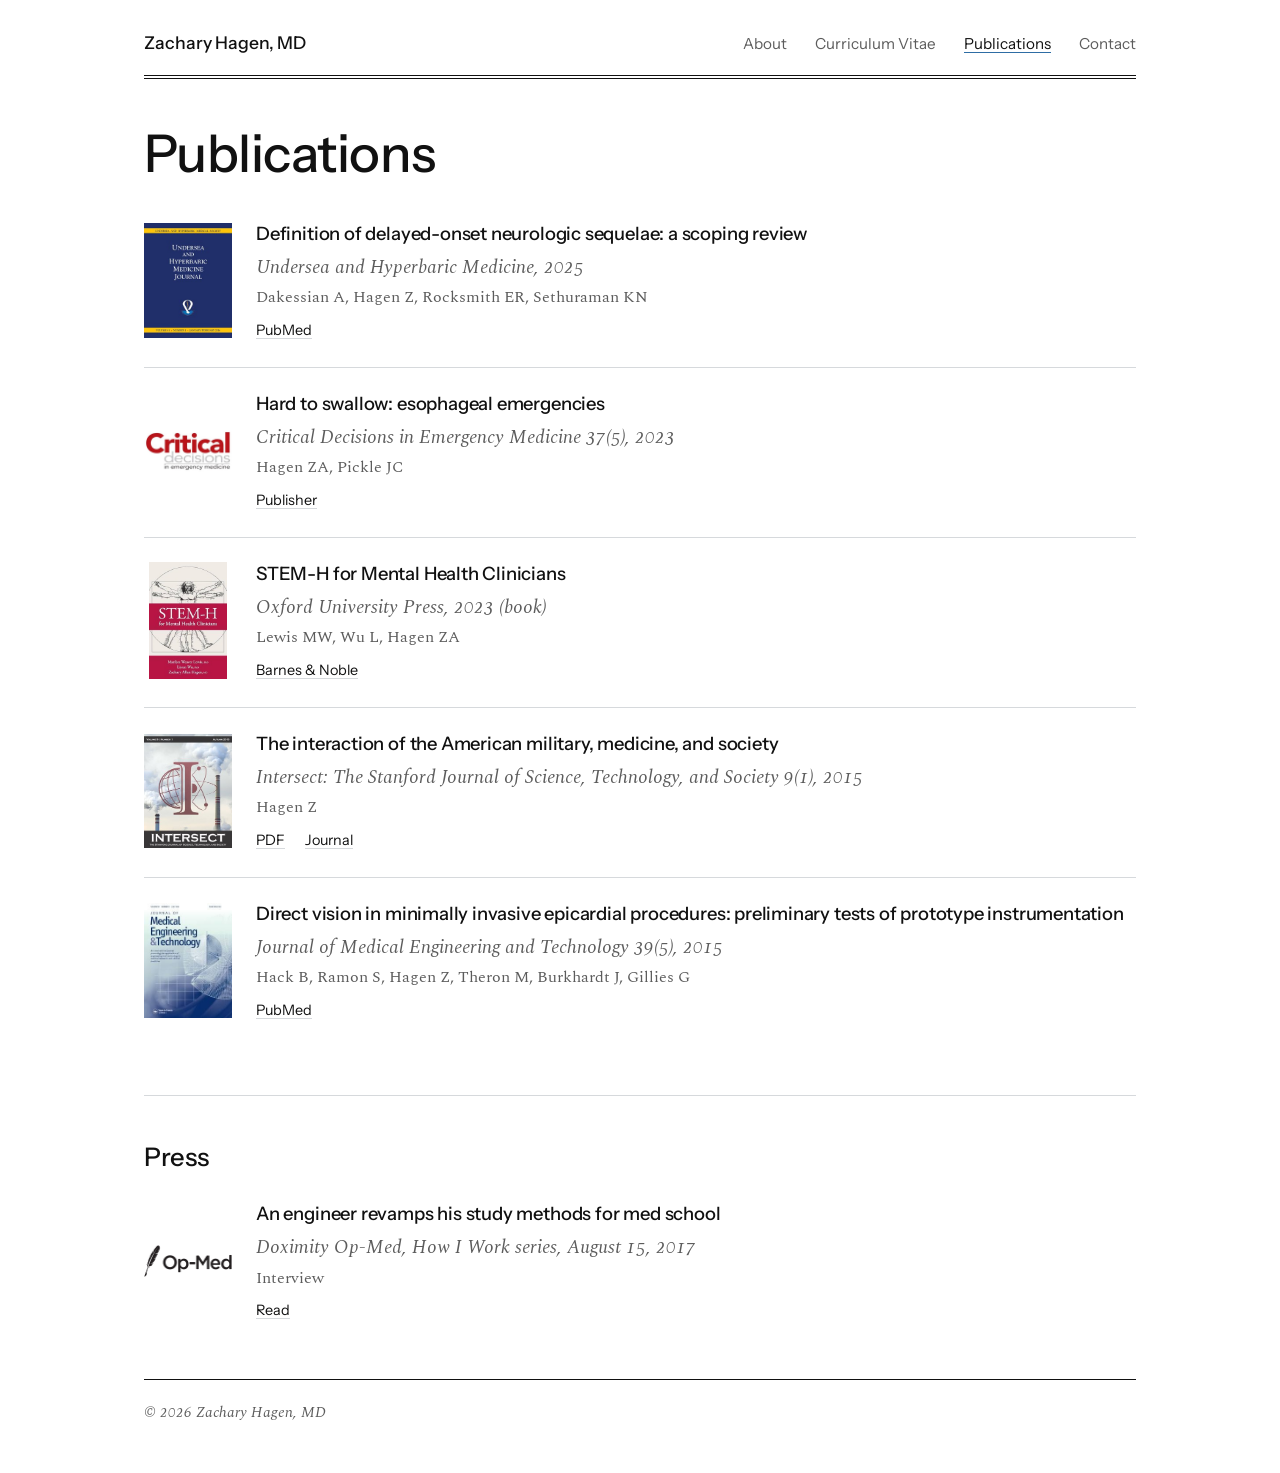
<file: publications.html>
<!doctype html>
<html lang="en">
<head>
<meta charset="utf-8">
<meta name="color-scheme" content="light only">
<meta name="viewport" content="width=device-width, initial-scale=1, viewport-fit=cover">
<title>Publications · Zachary Hagen, MD</title>
<meta name="description" content="Zachary Hagen, MD. Emergency physician and clinical advisor in healthtech.">
<link rel="preconnect" href="https://fonts.googleapis.com">
<link rel="preconnect" href="https://fonts.gstatic.com" crossorigin>
<link href="https://fonts.googleapis.com/css2?family=Instrument+Sans:wght@400;500;600&family=Spectral:ital,wght@0,400;0,500;0,600;1,400&display=swap" rel="stylesheet">
<style>
:root {
  --paper: #ffffff;
  --plate: #ffffff;
  --ink: #111111;
  --muted: #5c5c5c;
  --hair: #d6d9dc;
  --tint: #e8f2fb;     /* pale blue: map land */
  --sky: #5fa0d8;      /* light blue: hatching */
  --accent: #2e6da4;   /* blue: figure numbers, markers, hover */
  color-scheme: light;
}
* { box-sizing: border-box; }
html { scroll-padding-top: env(safe-area-inset-top, 0px); }
body {
  margin: 0; background: var(--paper); color: var(--ink);
  font: 400 1.1875rem/1.65 Spectral, Georgia, "Times New Roman", serif;
  font-feature-settings: "onum" 1, "kern" 1;
  padding: env(safe-area-inset-top, 0px) 1.25rem env(safe-area-inset-bottom, 0px);
}
.page { max-width: 62rem; margin: 0 auto; }
a { color: var(--ink); text-decoration-color: var(--hair); text-underline-offset: 0.2em; text-decoration-thickness: 1px; }
a:hover { color: var(--accent); text-decoration-color: currentColor; }
a:focus-visible { outline: 1.5px solid var(--accent); outline-offset: 3px; }
h1, h2, h3 { font-family: "Instrument Sans", "Helvetica Neue", Arial, sans-serif; font-weight: 500; margin: 0; letter-spacing: -0.01em; }
p { margin: 0 0 1rem; }
.sc { font-variant: small-caps; letter-spacing: 0.04em; }

/* Masthead */
.site { display: flex; flex-wrap: wrap; justify-content: space-between; align-items: baseline; gap: 0.5rem 2rem;
  padding: 1.75rem 0 1rem; border-bottom: 1px solid var(--ink); }
.site-name { text-decoration: none; font-size: 1.1rem; font-family: "Instrument Sans", "Helvetica Neue", Arial, sans-serif; font-weight: 500; }
.site nav { margin-left: auto; }
.site nav ul { display: flex; gap: 0 1.75rem; margin: 0; padding: 0; list-style: none; }
.site nav a { text-decoration: none; color: var(--muted); font-family: "Instrument Sans", "Helvetica Neue", Arial, sans-serif; font-size: 0.95rem; }
.site nav a:hover, .site nav a[aria-current="page"] { color: var(--ink); }
.site nav a[aria-current="page"] { text-decoration: underline; text-decoration-color: var(--accent); }
.subrule { height: 3px; border-bottom: 1px solid var(--ink); margin-bottom: 3rem; }

/* Plate: a framed figure */
.plate { background: var(--plate); }
.plate-inner { position: relative; }
.plate-no { position: absolute; top: 0.5rem; right: 0.75rem; font-variant: small-caps; letter-spacing: 0.05em; color: var(--muted); font-size: 0.95rem; }
.plate-art { display: block; width: 100%; height: auto; color: var(--ink); }
.plate-art .ring { stroke: var(--plate); }
figcaption { font-size: 0.98rem; line-height: 1.45; color: var(--muted); margin-top: 0.75rem; font-style: italic; }
figcaption b { font-style: normal; font-weight: 500; color: var(--accent); }
figure { margin: 0; }

/* Home */
.hero { display: grid; grid-template-columns: 1fr min(18rem, 32%); gap: 3.5rem; align-items: start; padding-bottom: 3.5rem; }
.hero h1 { margin-bottom: 1.5rem; font-size: clamp(2.4rem, 5.5vw, 3.6rem); line-height: 1.05; letter-spacing: -0.025em; font-weight: 500; }
.hero .title { font-style: italic; color: var(--muted); font-size: 1.3rem; margin: 0.75rem 0 1.75rem; }
.hero .lede { font-size: 1.3rem; line-height: 1.5; }
.links { display: flex; flex-wrap: wrap; gap: 0.25rem 1.5rem; padding: 0; margin: 1.5rem 0 0; list-style: none; font-family: "Instrument Sans", "Helvetica Neue", Arial, sans-serif; font-size: 0.95rem; letter-spacing: 0.05em; }
.portrait { justify-self: end; width: 100%; max-width: 20rem; }
.portrait img { width: 100%; aspect-ratio: 3/4; display: block; object-fit: cover; color: transparent; object-position: center top; }
.portrait figcaption { margin-top: 0.6rem; }

.section { display: grid; grid-template-columns: 13rem 1fr; gap: 2.5rem; padding: 2.75rem 0; border-top: 1px solid var(--hair); }
.section > h2 { font-size: 1.3rem; line-height: 1.3; }
.section > div { max-width: 40rem; }
.interests { list-style: none; margin: 0; padding: 0; }
.interests li { padding-left: 1.6rem; position: relative; margin-bottom: 0.8rem; }
.interests li::before { content: attr(data-n); position: absolute; left: 0; color: var(--accent); font-family: "Instrument Sans", "Helvetica Neue", Arial, sans-serif; font-size: 0.9em; }

.project { padding-bottom: 2.25rem; }
.project + .project { border-top: 1px solid var(--hair); padding-top: 2.25rem; }
.project h3 { font-size: 1.45rem; }
.project .meta { color: var(--muted); font-style: italic; margin: 0.2rem 0 0.75rem; }

/* Resume */
.doc-head { display: flex; flex-wrap: wrap; justify-content: space-between; align-items: end; gap: 1rem; padding-bottom: 2.5rem; }
.doc-head h1 { font-size: clamp(2.4rem, 5vw, 3.25rem); line-height: 1.05; }
.doc-head p { font-style: italic; color: var(--muted); margin: 0.5rem 0 0; }
.button { font-family: "Instrument Sans", "Helvetica Neue", Arial, sans-serif; font-size: 0.95rem; font-weight: 500; border: 1px solid var(--ink); padding: 0.45rem 1rem 0.55rem; text-decoration: none; background: var(--plate); }
.button:hover { background: var(--ink); color: var(--paper); }
.entry { display: grid; grid-template-columns: 1fr auto; gap: 0 1.25rem; margin-bottom: 1.4rem; }
.entry h3 { font-size: 1.1rem; font-weight: 600; }
.entry .role { font-style: italic; color: var(--muted); }
.entry .when { color: var(--muted); white-space: nowrap; font-feature-settings: "lnum" 1; font-size: 1.05rem; }
.entry p { grid-column: 1 / -1; margin: 0.25rem 0 0; }
.plain { margin: 0; padding-left: 1.1rem; }
.plain li { margin-bottom: 0.5rem; }
.map-plate { margin-bottom: 3rem; }
.entry { margin-bottom: 1rem; }
.sub { font-size: 1rem; font-weight: 600; margin: 1.25rem 0 0.5rem; }
.states { columns: 2; column-gap: 2rem; list-style: none; margin: 0; padding: 0; max-width: 24rem; }
.press-head { font-size: 1.6rem; margin: 3rem 0 1.5rem; padding-top: 2.5rem; border-top: 1px solid var(--hair); }
.arrow { text-decoration: none; font-style: normal; margin-left: 0.4rem; }
.arrow:hover { color: var(--accent); }
.note { font-style: italic; color: var(--muted); font-size: 1rem; margin: 0.6rem 0 0; }
.states li { margin-bottom: 0.25rem; break-inside: avoid; }
.patent { display: grid; grid-template-columns: 1fr; gap: 2rem; align-items: start; }
.patent-fig { display: block; width: 100%; height: auto; mix-blend-mode: multiply; }


/* Publications */
.pubs { display: grid; grid-template-columns: repeat(auto-fill, minmax(13.5rem, 1fr)); gap: 2.5rem 2rem; }
.pub .plate { padding: 0.4rem; display: block; text-decoration: none; }
.pub .sheet { position: relative; aspect-ratio: 8.5/11; border: 1px solid var(--hair); background: #fff; overflow: hidden; }
.pub .sheet img { position: absolute; inset: 0; width: 100%; height: 100%; object-fit: cover; object-position: top; }
.pub .ph { position: absolute; inset: 0; padding: 1rem; display: flex; flex-direction: column; justify-content: space-between; background: var(--plate); color: var(--muted); font-size: 0.95rem; line-height: 1.3; }
.pub .ph i { color: var(--ink); font-size: 1.05rem; }
a.plate:hover { outline: 1px solid var(--accent); }
.pub figcaption { font-style: normal; color: var(--ink); font-size: 1.05rem; }
.pub figcaption .venue { display: block; font-style: italic; color: var(--muted); font-size: 0.95rem; margin-top: 0.2rem; }
.pub figcaption .authors { display: block; color: var(--muted); font-size: 0.92rem; margin-top: 0.25rem; }
.pub .pl { display: flex; gap: 1rem; margin-top: 0.4rem; font-family: "Instrument Sans", "Helvetica Neue", Arial, sans-serif; font-size: 0.9rem; }

/* Contact */
.contact-form { display: grid; gap: 1.25rem; max-width: 34rem; }
.contact-form label { display: grid; gap: 0.35rem; font-family: "Instrument Sans", "Helvetica Neue", Arial, sans-serif; font-size: 0.95rem; font-weight: 500; }
.contact-form input, .contact-form textarea {
  font: 400 1.0625rem/1.5 Spectral, Georgia, serif; color: var(--ink); background: #fff;
  border: 1px solid var(--hair); border-radius: 2px; padding: 0.6rem 0.75rem; width: 100%; }
.contact-form textarea { min-height: 10rem; resize: vertical; }
.contact-form input:focus, .contact-form textarea:focus { outline: 2px solid var(--sky); outline-offset: 0; border-color: var(--accent); }
.contact-form .hp { position: absolute; left: -9999px; }
.contact-form button { justify-self: start; cursor: pointer; }
.form-status { font-style: italic; color: var(--muted); min-height: 1.6em; margin: 0; }
.form-status.ok { color: var(--accent); }
@media (max-width: 480px) { .hero { grid-template-columns: 1fr; } .portrait { justify-self: start; max-width: 14rem; } }
.publist { display: grid; }
.pubrow { display: grid; grid-template-columns: 5.5rem 1fr; gap: 1.5rem; align-items: start; padding: 1.5rem 0; border-top: 1px solid var(--hair); }
.publist .pubrow:first-child { border-top: 0; padding-top: 0; }
.mark { position: relative; width: 5.5rem; aspect-ratio: 3/4; background: var(--tint); overflow: hidden; }
.mark span { position: absolute; inset: 0; display: flex; align-items: center; justify-content: center; text-align: center; padding: 0.4rem;
  font: 600 0.8rem/1.2 "Instrument Sans", "Helvetica Neue", Arial, sans-serif; color: var(--accent); }
.mark img { position: absolute; inset: 0; width: 100%; height: 100%; object-fit: contain; background: #fff; }
.mark img.cover { object-fit: contain; }
.pubrow h3 { font-size: 1.15rem; line-height: 1.35; }
.pubrow .venue { font-style: italic; color: var(--muted); margin: 0.3rem 0 0; }
.pubrow .authors { color: var(--muted); font-size: 0.98rem; margin: 0.15rem 0 0; }
.pubrow .pl { display: flex; gap: 1.25rem; margin: 0.5rem 0 0; font-family: "Instrument Sans", "Helvetica Neue", Arial, sans-serif; font-size: 0.9rem; }
@media (max-width: 480px) { .pubrow { grid-template-columns: 4rem 1fr; gap: 1rem; } .mark { width: 4rem; } }
footer { border-top: 1px solid var(--ink); margin-top: 2rem; padding: 1.25rem 0 3rem; color: var(--muted); font-size: 0.95rem; display: flex; justify-content: space-between; flex-wrap: wrap; gap: 0.5rem; font-style: italic; }

@media (max-width: 760px) {
  .section, .project { grid-template-columns: 1fr; gap: 1.75rem; }
  .hero { gap: 1.5rem; }
  .section { gap: 1rem; }
  .project .plate { max-width: 20rem; }
}
</style>
</head>
<body>
<div class="page">
<header class="site">
  <a class="site-name" href="index.html">Zachary Hagen, MD</a>
  <nav aria-label="Site"><ul><li><a href="index.html">About</a></li><li><a href="cv.html">Curriculum Vitae</a></li><li><a href="publications.html" aria-current="page">Publications</a></li><li><a href="contact.html">Contact</a></li></ul></nav>
</header>
<div class="subrule"></div>
<main>
<div class="doc-head"><div><h1>Publications</h1></div></div>
<section class="publist">
<article class="pubrow">
  <div class="mark"><span>UHM</span><img class="cover" src="[data-uri]" alt="" loading="lazy" referrerpolicy="no-referrer" onerror="this.remove()"></div>
  <div>
    <h3>Definition of delayed-onset neurologic sequelae: a scoping review</h3>
    <p class="venue">Undersea and Hyperbaric Medicine, 2025</p>
    <p class="authors">Dakessian A, Hagen Z, Rocksmith ER, Sethuraman KN</p>
    <p class="pl"><a href="https://pubmed.ncbi.nlm.nih.gov/40819354/">PubMed</a></p>
  </div>
</article>
<article class="pubrow">
  <div class="mark"><span>Critical Decisions in EM</span><img class="cover" src="[data-uri]" alt="" loading="lazy" referrerpolicy="no-referrer" onerror="this.remove()"></div>
  <div>
    <h3>Hard to swallow: esophageal emergencies</h3>
    <p class="venue">Critical Decisions in Emergency Medicine 37(5), 2023</p>
    <p class="authors">Hagen ZA, Pickle JC</p>
    <p class="pl"><a href="PUBLISHER-URL">Publisher</a></p>
  </div>
</article>
<article class="pubrow">
  <div class="mark"><span>Oxford</span><img class="cover" src="[data-uri]" alt="" loading="lazy" referrerpolicy="no-referrer" onerror="this.remove()"></div>
  <div>
    <h3>STEM-H for Mental Health Clinicians</h3>
    <p class="venue">Oxford University Press, 2023 (book)</p>
    <p class="authors">Lewis MW, Wu L, Hagen ZA</p>
    <p class="pl"><a href="https://www.barnesandnoble.com/w/stem-h-for-mental-health-clinicians-marilyn-weaver-lewis/1142096769">Barnes &amp; Noble</a></p>
  </div>
</article>
<article class="pubrow">
  <div class="mark"><span>Intersect</span><img class="cover" src="[data-uri]" alt="" loading="lazy" referrerpolicy="no-referrer" onerror="this.remove()"></div>
  <div>
    <h3>The interaction of the American military, medicine, and society</h3>
    <p class="venue">Intersect: The Stanford Journal of Science, Technology, and Society 9(1), 2015</p>
    <p class="authors">Hagen Z</p>
    <p class="pl"><a href="https://ojs.stanford.edu/ojs/index.php/intersect/article/view/757/765">PDF</a><a href="https://ojs.stanford.edu/ojs/index.php/intersect/article/view/757">Journal</a></p>
  </div>
</article>
<article class="pubrow">
  <div class="mark"><span>J Med Eng Technol</span><img class="cover" src="[data-uri]" alt="" loading="lazy" referrerpolicy="no-referrer" onerror="this.remove()"></div>
  <div>
    <h3>Direct vision in minimally invasive epicardial procedures: preliminary tests of prototype instrumentation</h3>
    <p class="venue">Journal of Medical Engineering and Technology 39(5), 2015</p>
    <p class="authors">Hack B, Ramon S, Hagen Z, Theron M, Burkhardt J, Gillies G</p>
    <p class="pl"><a href="https://pubmed.ncbi.nlm.nih.gov/26005103/">PubMed</a></p>
  </div>
</article>
</section>
<h2 class="press-head">Press</h2>
<section class="publist">
<article class="pubrow">
  <div class="mark"><span>Doximity</span><img class="cover" src="[data-uri]" alt="" loading="lazy" referrerpolicy="no-referrer" onerror="this.remove()"></div>
  <div>
    <h3>An engineer revamps his study methods for med school</h3>
    <p class="venue">Doximity Op-Med, How I Work series, August 15, 2017</p>
    <p class="authors">Interview</p>
    <p class="pl"><a href="https://opmed.doximity.com/articles/an-engineer-revamps-his-study-methods-for-med-school-415badb54936">Read</a></p>
  </div>
</article>
</section>
</main>
<footer><span>© 2026 Zachary Hagen, MD</span></footer>
</div>
</body>
</html>
</file>
